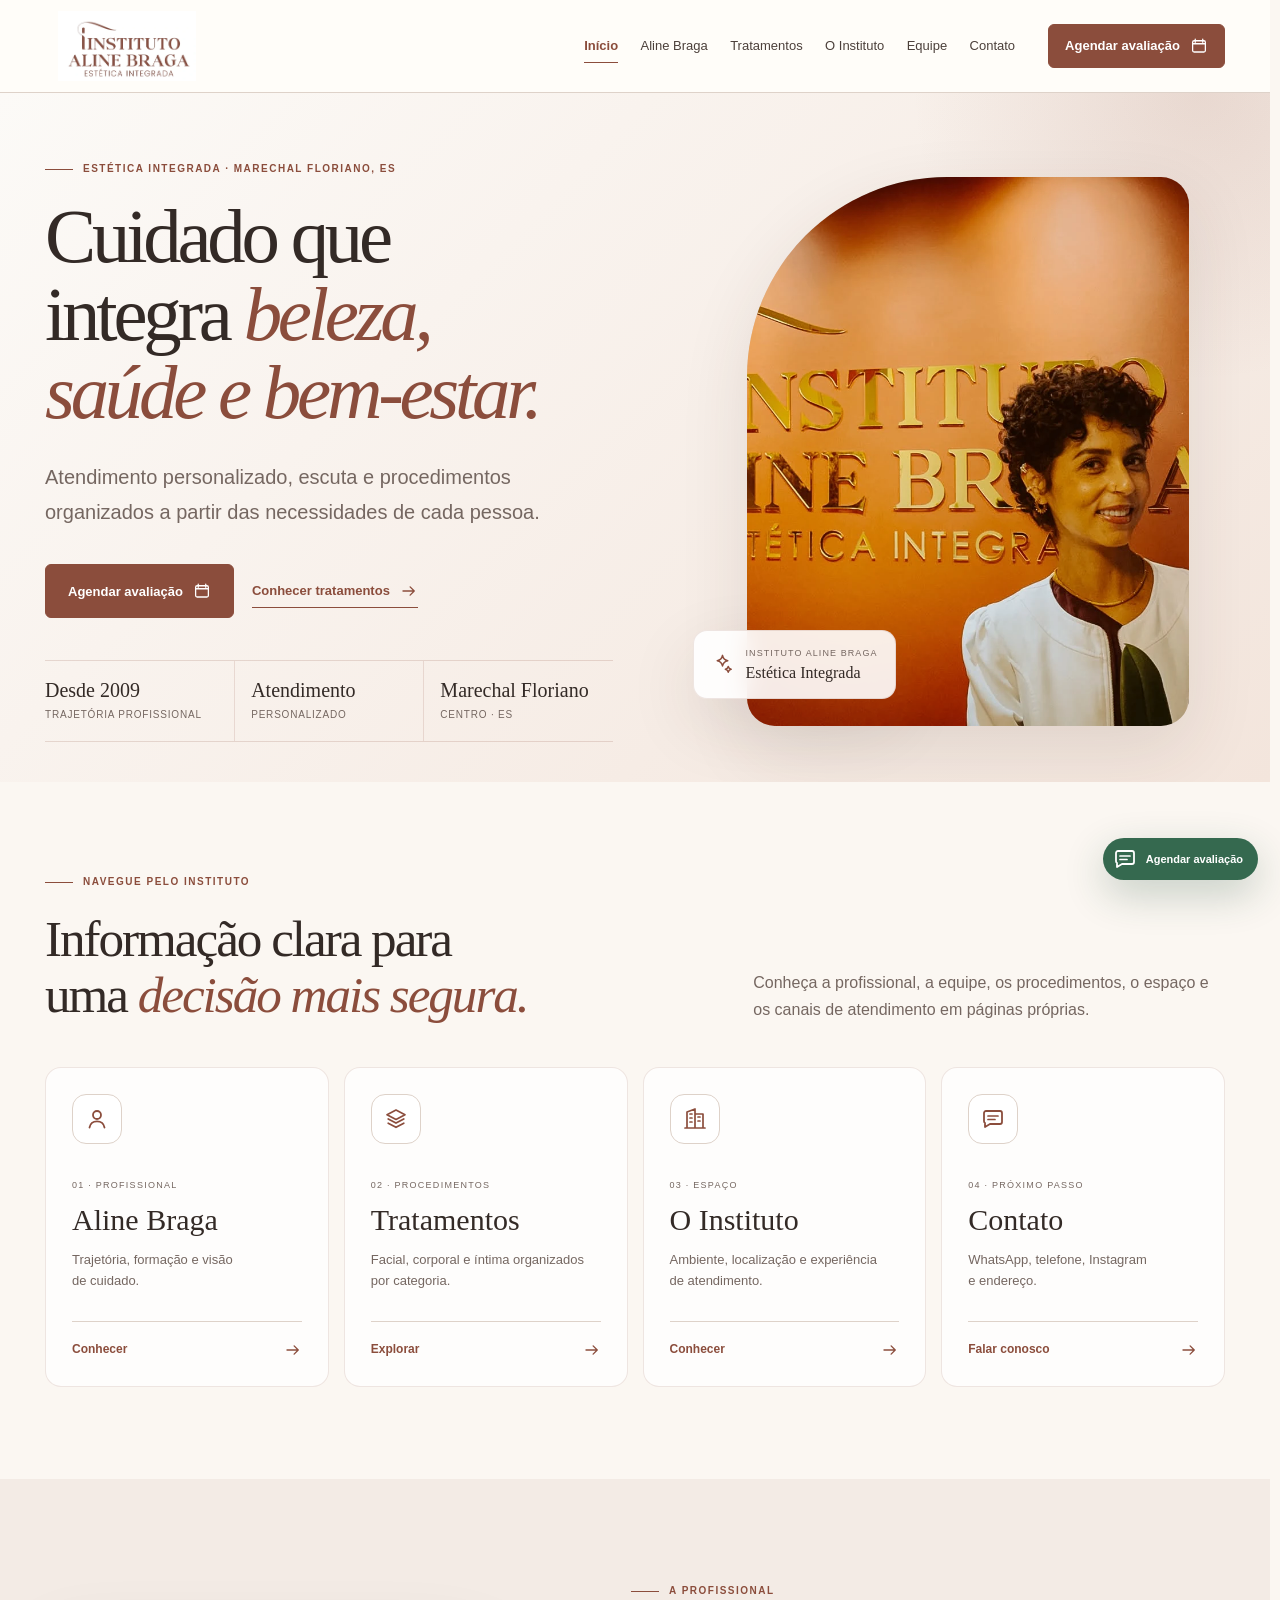
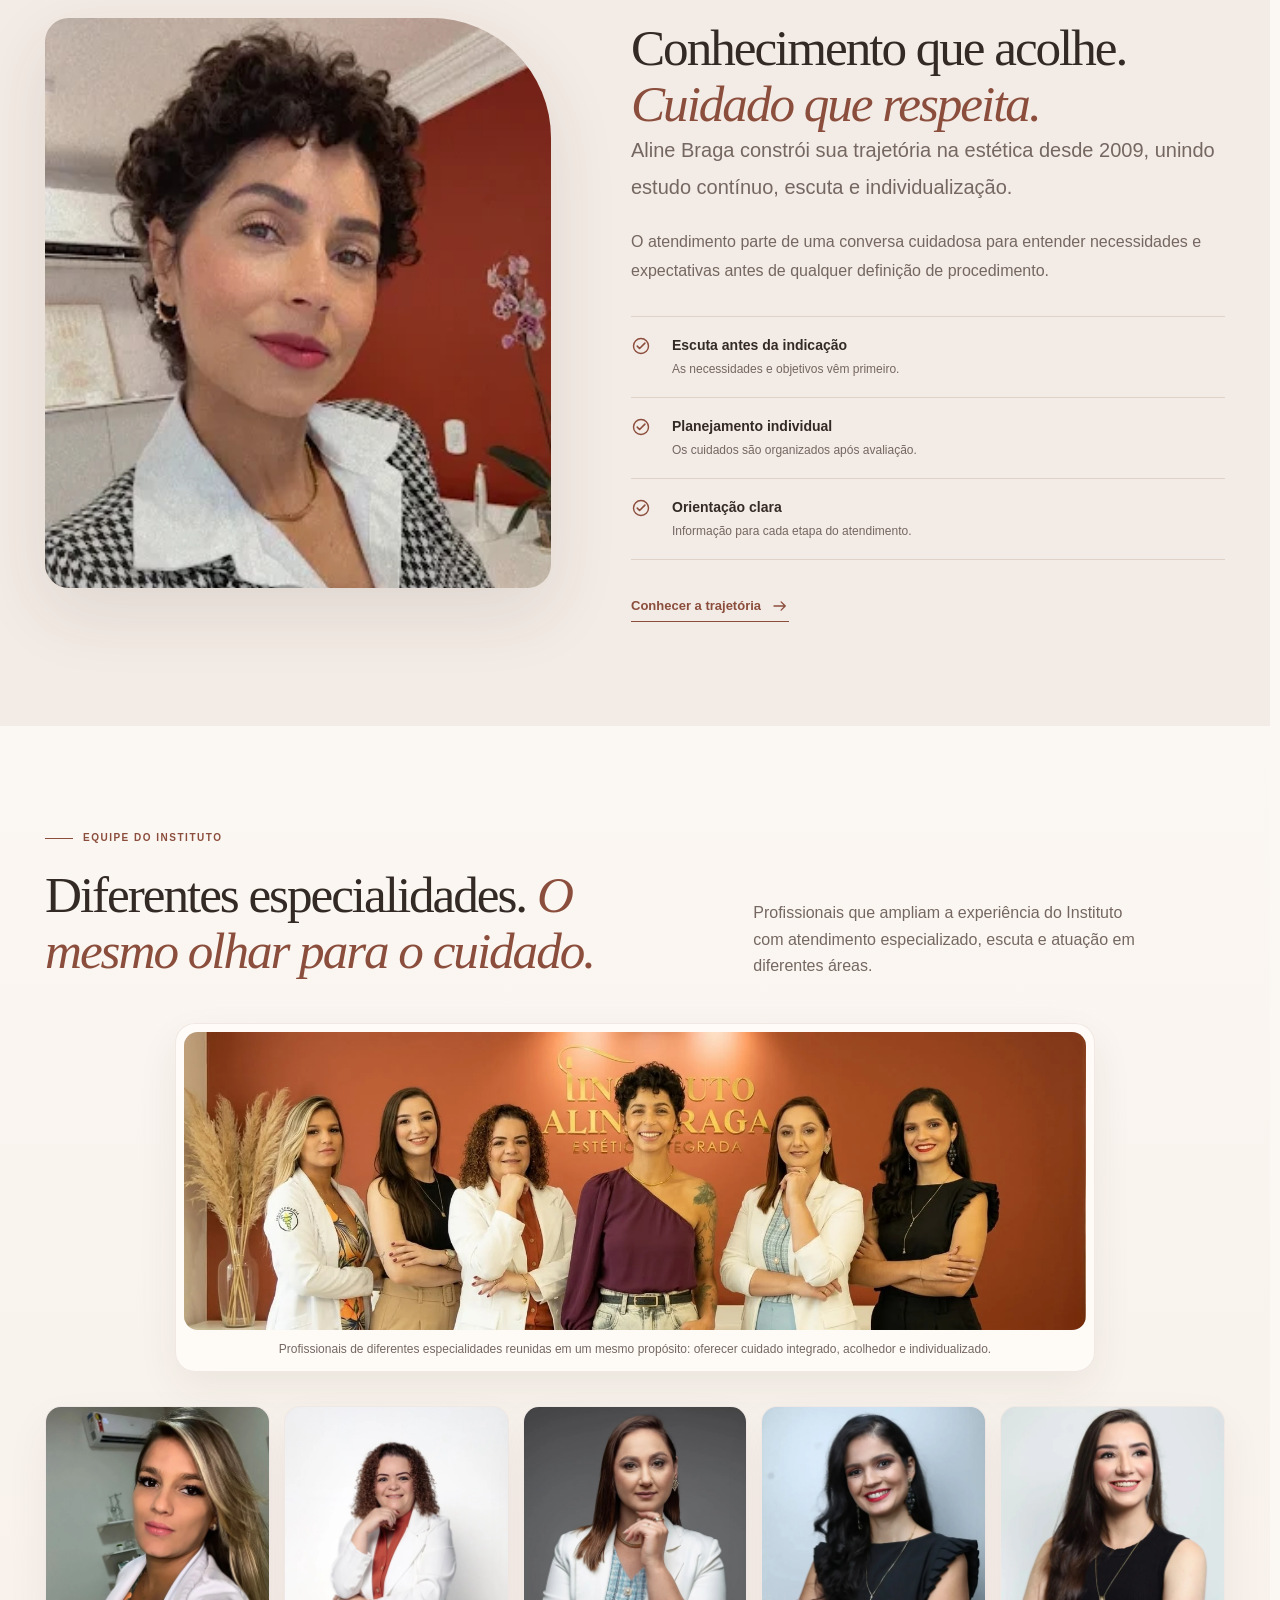
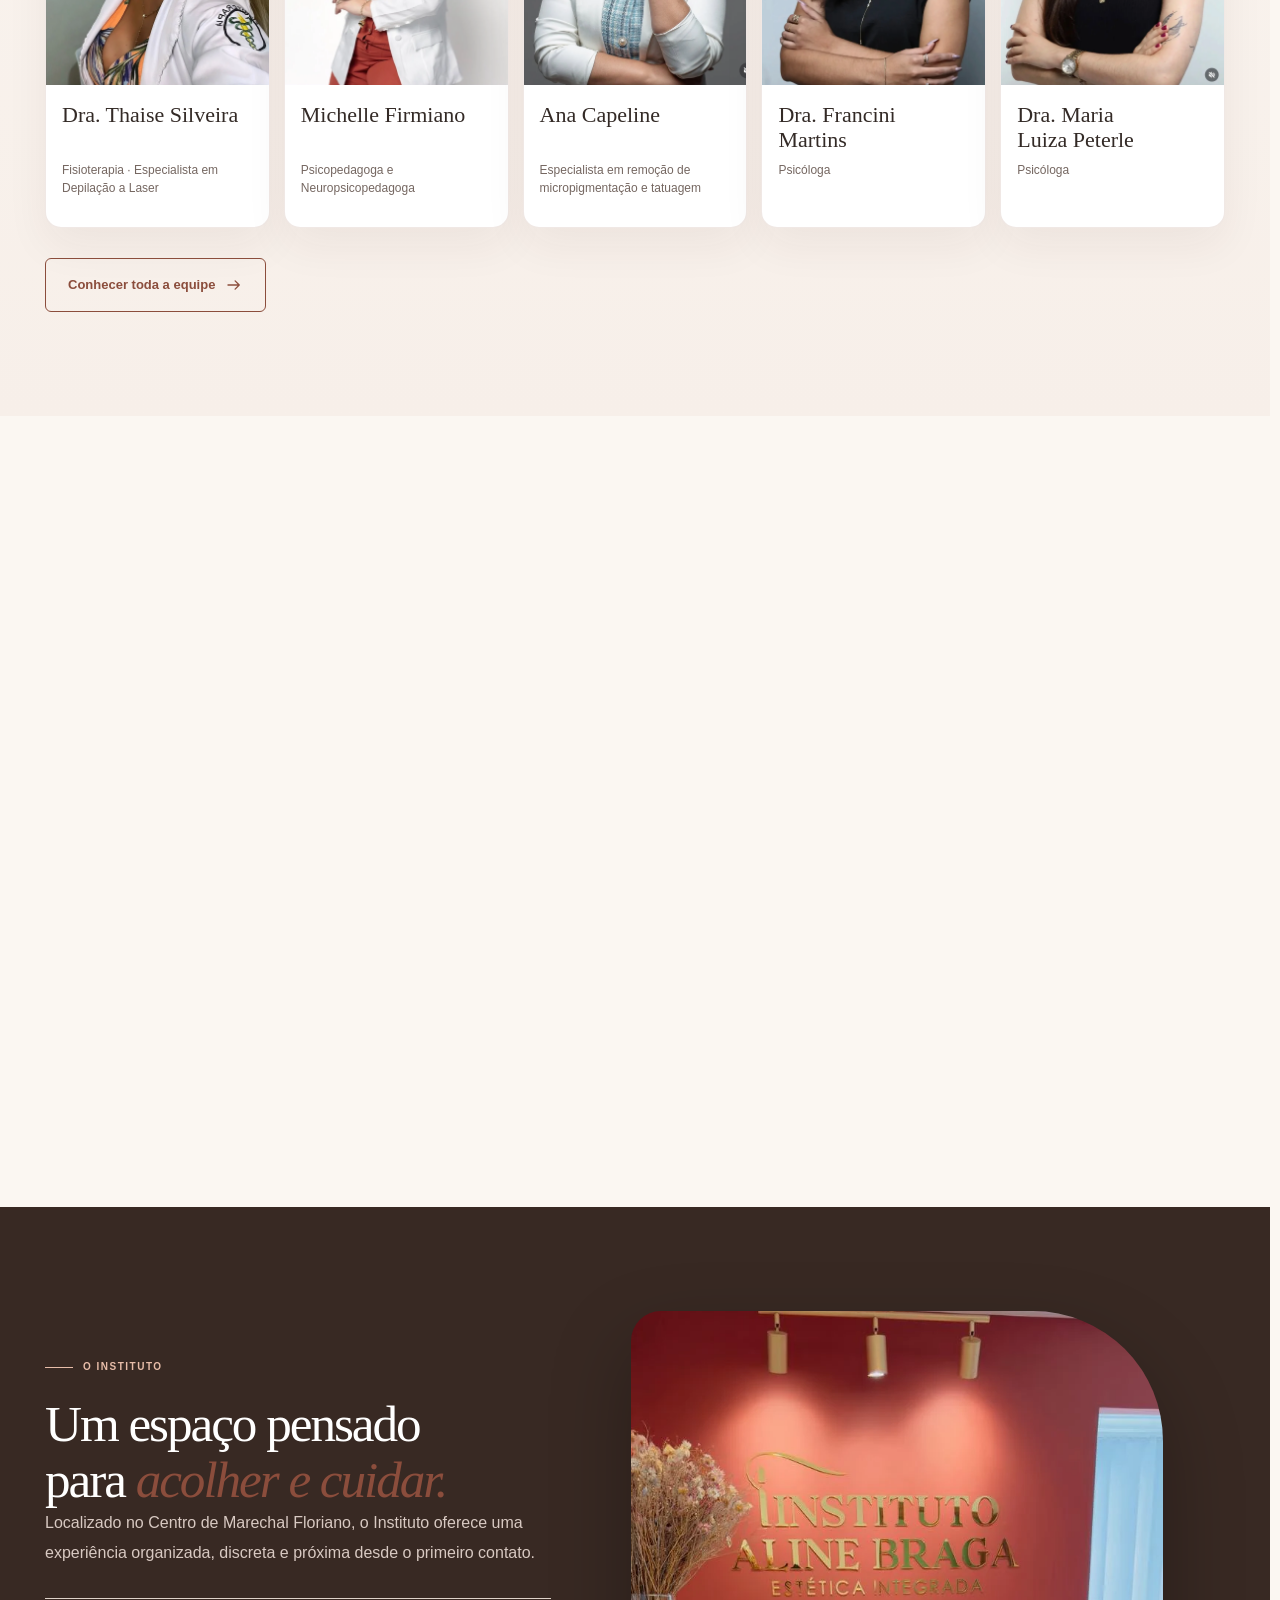
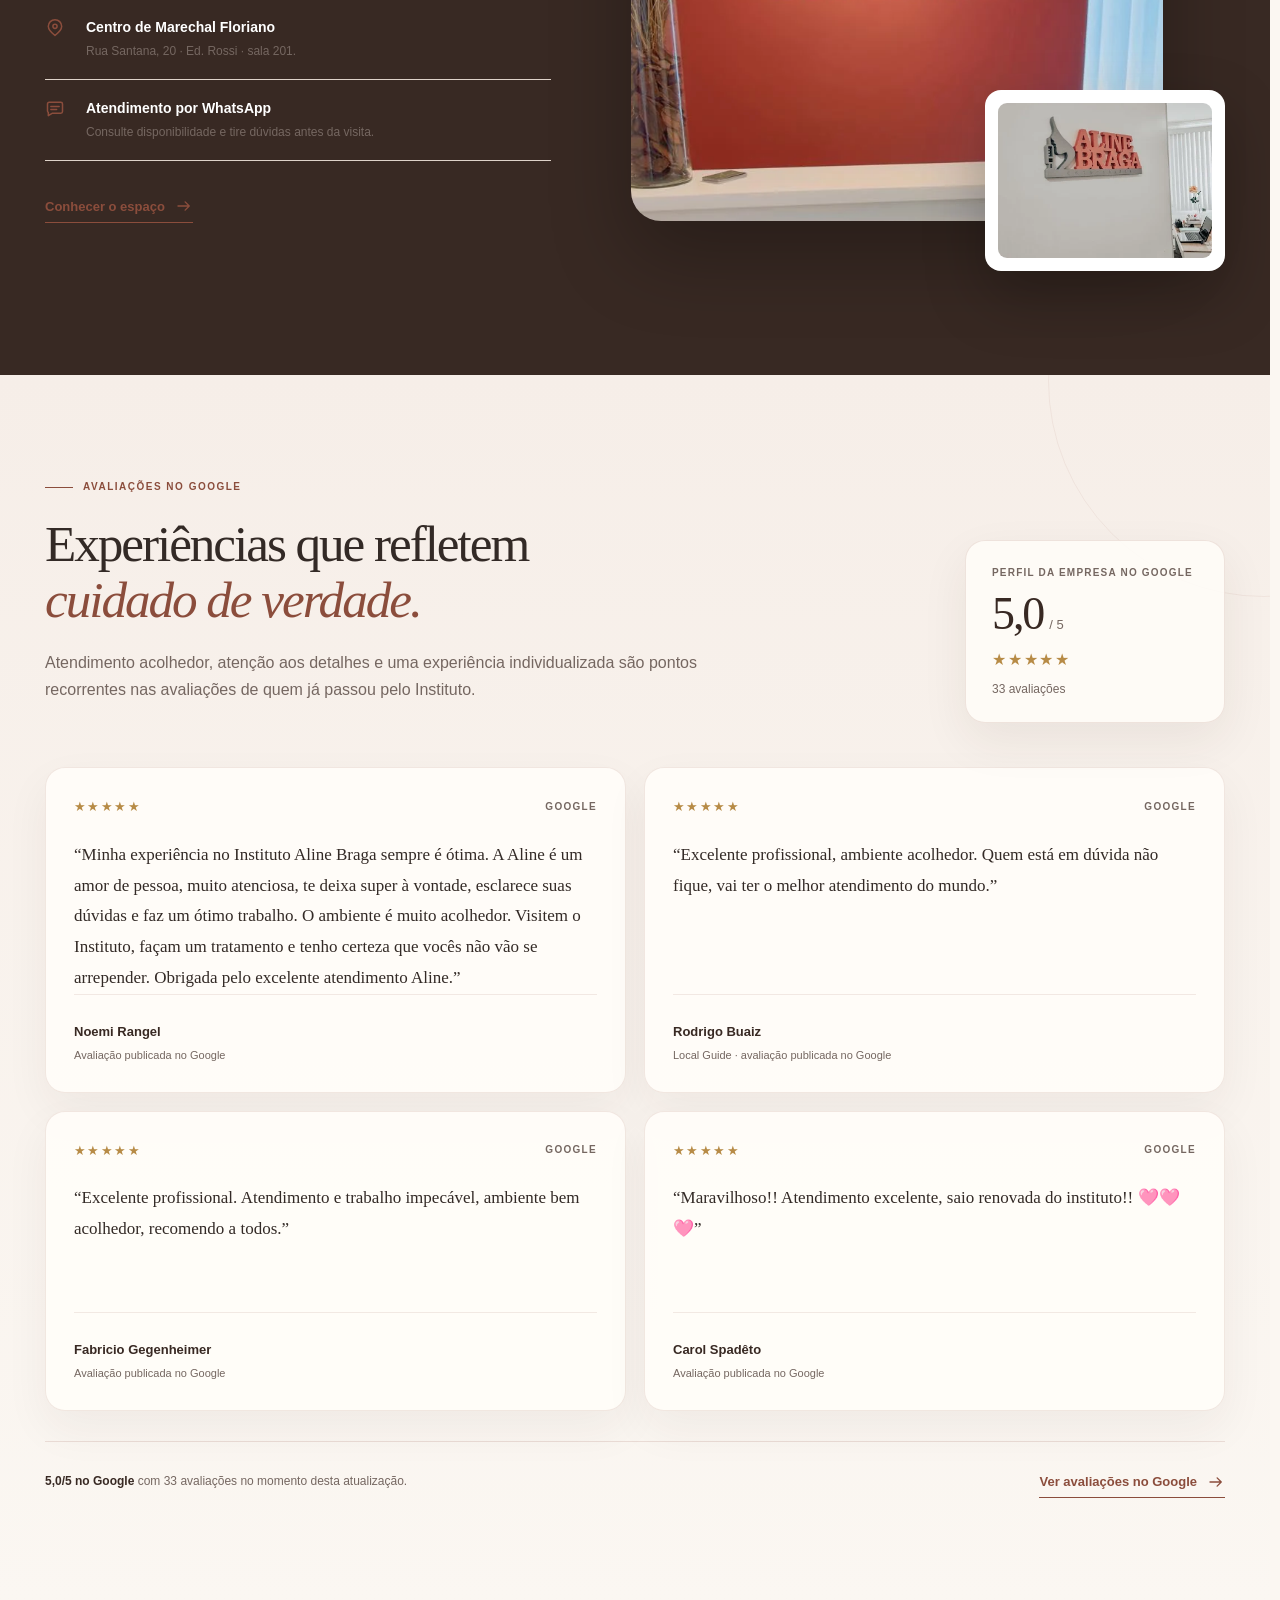
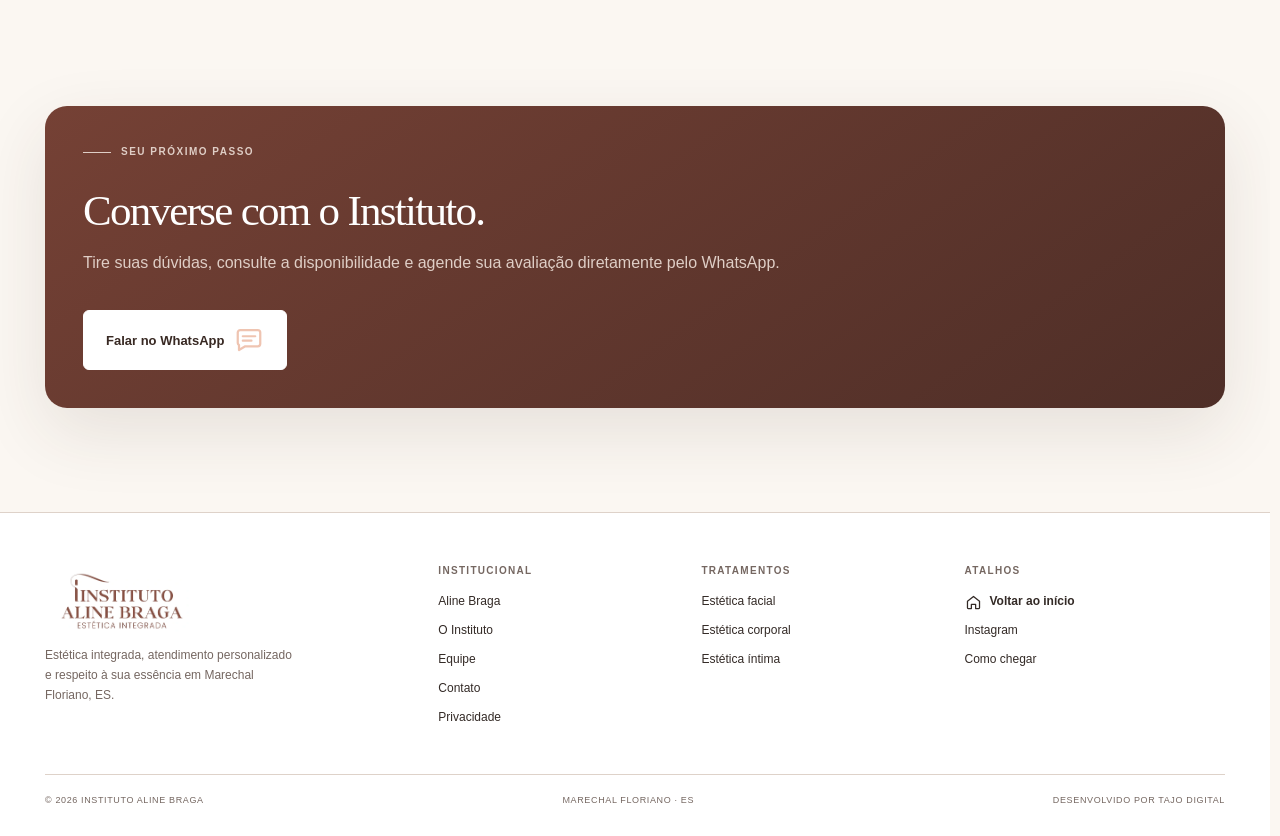
<file: index.html>
<!DOCTYPE html>

<html lang="pt-BR"><head><meta charset="utf-8"/><meta content="width=device-width,initial-scale=1,viewport-fit=cover" name="viewport"/><meta content="#8b4d3c" name="theme-color"/><meta content="light" name="color-scheme"/><title>Instituto Aline Braga | Estética Integrada em Marechal Floriano - ES</title><meta name="description" content="Instituto Aline Braga em Marechal Floriano, ES. Estética facial, corporal e íntima com atendimento individualizado, cuidado integrado e agendamento pelo WhatsApp."><meta name="robots" content="index,follow,max-image-preview:large,max-snippet:-1,max-video-preview:-1"><meta content="Instituto Aline Braga" name="author"/><link rel="canonical" href="https://institutoalinebraga.com.br/"><meta content="website" property="og:type"/><meta content="pt_BR" property="og:locale"/><meta content="Instituto Aline Braga" property="og:site_name"/><meta property="og:title" content="Instituto Aline Braga | Estética Integrada em Marechal Floriano - ES"><meta property="og:description" content="Instituto Aline Braga em Marechal Floriano, ES. Estética facial, corporal e íntima com atendimento individualizado, cuidado integrado e agendamento pelo WhatsApp."><meta property="og:url" content="https://institutoalinebraga.com.br/"><meta property="og:image" content="https://institutoalinebraga.com.br/assets/images/og-instituto-aline-braga.jpg"><meta property="og:image:alt" content="Instituto Aline Braga — Estética Integrada em Marechal Floriano, ES"><meta name="twitter:card" content="summary_large_image"><meta name="twitter:title" content="Instituto Aline Braga | Estética Integrada em Marechal Floriano - ES"><meta name="twitter:description" content="Instituto Aline Braga em Marechal Floriano, ES. Estética facial, corporal e íntima com atendimento individualizado, cuidado integrado e agendamento pelo WhatsApp."><meta name="twitter:image" content="https://institutoalinebraga.com.br/assets/images/og-instituto-aline-braga.jpg"><link href="/manifest.webmanifest" rel="manifest"/><link href="assets/css/styles.390c32910a.css" rel="stylesheet"/><script type="application/ld+json">{"@context":"https://schema.org","@graph":[{"@type":"HealthAndBeautyBusiness","@id":"https://institutoalinebraga.com.br/#instituto","name":"Instituto Aline Braga","url":"https://institutoalinebraga.com.br/","telephone":"+55 27 99580-0788","email":"alinebragaesteticista@hotmail.com","description":"Instituto de estética integrada em Marechal Floriano, Espírito Santo, com atendimento personalizado e cuidados faciais, corporais e íntimos.","image":["https://institutoalinebraga.com.br/assets/images/aline-no-instituto.webp","https://institutoalinebraga.com.br/assets/images/recepcao-instituto.webp","https://institutoalinebraga.com.br/assets/images/logo-ambiente.webp"],"logo":"https://institutoalinebraga.com.br/assets/images/logo-oficial.webp","address":{"@type":"PostalAddress","streetAddress":"Rua Santana, 20, 2º andar, sala 201 — Ed. Rossi","addressLocality":"Marechal Floriano","addressRegion":"ES","postalCode":"29255-000","addressCountry":"BR"},"areaServed":{"@type":"City","name":"Marechal Floriano","containedInPlace":{"@type":"State","name":"Espírito Santo"}},"hasMap":"https://www.google.com/maps/search/?api=1&query=Instituto+Aline+Braga&query_place_id=ChIJS7Pa33-zuQARab8naFT5Qa8","sameAs":["https://www.instagram.com/institutoalinebraga/","https://www.google.com/maps/search/?api=1&query=Instituto+Aline+Braga&query_place_id=ChIJS7Pa33-zuQARab8naFT5Qa8"],"founder":{"@id":"https://institutoalinebraga.com.br/#aline"},"hasOfferCatalog":{"@type":"OfferCatalog","name":"Procedimentos do Instituto Aline Braga","itemListElement":[{"@type":"OfferCatalog","name":"Estética facial","itemListElement":[{"@type":"Offer","itemOffered":{"@type":"Service","name":"Limpeza de pele"}},{"@type":"Offer","itemOffered":{"@type":"Service","name":"Acompanhamento contra acne adolescente e adulto"}},{"@type":"Offer","itemOffered":{"@type":"Service","name":"Peeling químico"}},{"@type":"Offer","itemOffered":{"@type":"Service","name":"Microagulhamento"}},{"@type":"Offer","itemOffered":{"@type":"Service","name":"Tratamento para flacidez"}},{"@type":"Offer","itemOffered":{"@type":"Service","name":"Estímulo de colágeno"}},{"@type":"Offer","itemOffered":{"@type":"Service","name":"Blefaroplastia sem corte"}},{"@type":"Offer","itemOffered":{"@type":"Service","name":"Lipo de papada sem corte"}},{"@type":"Offer","itemOffered":{"@type":"Service","name":"Peeling de plasma"}},{"@type":"Offer","itemOffered":{"@type":"Service","name":"Drenagem linfática facial"}},{"@type":"Offer","itemOffered":{"@type":"Service","name":"Hidratação facial"}},{"@type":"Offer","itemOffered":{"@type":"Service","name":"Tratamento para cicatriz de acne"}},{"@type":"Offer","itemOffered":{"@type":"Service","name":"Dermaplaning"}},{"@type":"Offer","itemOffered":{"@type":"Service","name":"Nutri Gloss Labial"}}]},{"@type":"OfferCatalog","name":"Estética corporal","itemListElement":[{"@type":"Offer","itemOffered":{"@type":"Service","name":"Tratamento para gordura localizada"}},{"@type":"Offer","itemOffered":{"@type":"Service","name":"Tratamento para flacidez"}},{"@type":"Offer","itemOffered":{"@type":"Service","name":"Drenagem linfática"}},{"@type":"Offer","itemOffered":{"@type":"Service","name":"Drenagem linfática pós-operatória"}},{"@type":"Offer","itemOffered":{"@type":"Service","name":"Massagem relaxante"}},{"@type":"Offer","itemOffered":{"@type":"Service","name":"Massagem para tensão muscular com aplicação de ventosas"}},{"@type":"Offer","itemOffered":{"@type":"Service","name":"Limpeza de pele nas costas"}},{"@type":"Offer","itemOffered":{"@type":"Service","name":"Clareamento das axilas"}},{"@type":"Offer","itemOffered":{"@type":"Service","name":"Tratamento para foliculite"}},{"@type":"Offer","itemOffered":{"@type":"Service","name":"Remoção de verrugas e ceratoses"}},{"@type":"Offer","itemOffered":{"@type":"Service","name":"Esfoliação e hidratação nas costas"}},{"@type":"Offer","itemOffered":{"@type":"Service","name":"Corrente Russa – tonificação muscular"}},{"@type":"Offer","itemOffered":{"@type":"Service","name":"Radiofrequência"}},{"@type":"Offer","itemOffered":{"@type":"Service","name":"Aplicação de laser em feridas, fissura mamilar, herpes labial, pós-cirurgia e acne"}}]},{"@type":"OfferCatalog","name":"Estética íntima","itemListElement":[{"@type":"Offer","itemOffered":{"@type":"Service","name":"Depilação a laser"}},{"@type":"Offer","itemOffered":{"@type":"Service","name":"Depilação a cera"}},{"@type":"Offer","itemOffered":{"@type":"Service","name":"Clareamento íntimo"}},{"@type":"Offer","itemOffered":{"@type":"Service","name":"Rejuvenescimento íntimo"}}]}]},"foundingDate":"2012-11-19","employee":[{"@type":"Person","name":"Dra. Thaise Silveira","jobTitle":"Fisioterapia — Especialista em Depilação a Laser","image":"https://institutoalinebraga.com.br/assets/images/thaise-silveira.webp"},{"@type":"Person","name":"Michelle Firmiano","jobTitle":"Psicopedagoga e Neuropsicopedagoga","image":"https://institutoalinebraga.com.br/assets/images/michelle-firmiano.webp"},{"@type":"Person","name":"Ana Capeline","jobTitle":"Especialista em remoção de micropigmentação e tatuagem","image":"https://institutoalinebraga.com.br/assets/images/ana-capeline.webp"},{"@type":"Person","name":"Dra. Francini Martins","jobTitle":"Psicóloga","image":"https://institutoalinebraga.com.br/assets/images/francine-martins.webp"},{"@type":"Person","name":"Dra. Maria Luiza Peterle","jobTitle":"Psicóloga","image":"https://institutoalinebraga.com.br/assets/images/maria-luiza-peterle.webp"}]},{"@type":"Person","@id":"https://institutoalinebraga.com.br/#aline","name":"Aline Braga Endlich","jobTitle":"Esteticista","worksFor":{"@id":"https://institutoalinebraga.com.br/#instituto"},"description":"Esteticista por formação, pós-graduada em Saúde da Mulher e em aprofundamento em Anatomia e Fisiologia Humana."},{"@type":"WebSite","@id":"https://institutoalinebraga.com.br/#website","name":"Instituto Aline Braga","url":"https://institutoalinebraga.com.br/","inLanguage":"pt-BR","publisher":{"@id":"https://institutoalinebraga.com.br/#instituto"},"alternateName":"Instituto Aline Braga — Estética Integrada"},{"@type":"WebPage","@id":"https://institutoalinebraga.com.br/#pagina","url":"https://institutoalinebraga.com.br/","name":"Instituto Aline Braga | Estética em Marechal Floriano, ES","description":"Instituto Aline Braga em Marechal Floriano, ES. Estética facial, corporal e íntima com atendimento personalizado, escuta e cuidado individualizado.","inLanguage":"pt-BR","isPartOf":{"@id":"https://institutoalinebraga.com.br/#website"},"about":{"@id":"https://institutoalinebraga.com.br/#instituto"}}]}</script><meta name="googlebot" content="index,follow,max-image-preview:large,max-snippet:-1"><meta name="application-name" content="Instituto Aline Braga"><meta property="og:image:secure_url" content="https://institutoalinebraga.com.br/assets/images/og-instituto-aline-braga.jpg"><meta property="og:image:type" content="image/jpeg"><meta property="og:image:width" content="1200"><meta property="og:image:height" content="630"><meta name="twitter:image:alt" content="Instituto Aline Braga — Estética Integrada em Marechal Floriano, ES"><link rel="icon" href="/favicon.ico" sizes="any">
<link rel="icon" type="image/png" sizes="48x48" href="/assets/images/favicon-google-v14-48.png">
<link rel="icon" type="image/png" sizes="32x32" href="/assets/images/favicon-google-v14-32.png">
<link rel="apple-touch-icon" sizes="180x180" href="/assets/images/apple-touch-icon-v14.png"><meta name="geo.region" content="BR-ES"><meta name="geo.placename" content="Marechal Floriano"></head><body><a class="skip-link" href="#conteudo">Ir para o conteúdo</a><div aria-hidden="true" id="scroll-progress"></div><header class="site-header"><div class="container header-inner"><a aria-label="Instituto Aline Braga — início" class="brand" href="/"><img alt="Instituto Aline Braga — Estética Integrada" height="104" src="assets/images/logo-oficial.webp" width="206"/></a><nav aria-label="Navegação principal" class="desktop-nav"><a aria-current="page" class="active" href="/">Início</a><a class="" href="/aline-braga/">Aline Braga</a><a class="" href="/tratamentos/">Tratamentos</a><a class="" href="/instituto/">O Instituto</a><a href="/equipe/">Equipe</a><a class="" href="/contato/">Contato</a></nav><a class="button button-small header-cta" href="https://wa.me/5527995800788?text=Ol%C3%A1%2C%20Aline%21%20Vim%20pelo%20site%20do%20Instituto%20e%20gostaria%20de%20agendar%20uma%20avalia%C3%A7%C3%A3o." rel="noopener noreferrer" target="_blank">Agendar avaliação<span aria-hidden="true" class="icon icon-calendar"></span></a><button aria-controls="mobile-menu" aria-expanded="false" aria-label="Abrir menu" class="menu-toggle" type="button"><span></span><span></span></button></div><nav aria-label="Navegação mobile" class="mobile-nav" id="mobile-menu"><a aria-current="page" href="/">Início<span aria-hidden="true" class="icon icon-arrow-right"></span></a><a href="/aline-braga/">Aline Braga<span aria-hidden="true" class="icon icon-arrow-right"></span></a><a href="/tratamentos/">Tratamentos<span aria-hidden="true" class="icon icon-arrow-right"></span></a><a href="/instituto/">O Instituto<span aria-hidden="true" class="icon icon-arrow-right"></span></a><a href="/equipe/">Equipe<span aria-hidden="true" class="icon icon-arrow-right"></span></a><a href="/contato/">Contato<span aria-hidden="true" class="icon icon-arrow-right"></span></a><a class="button" href="https://wa.me/5527995800788?text=Ol%C3%A1%2C%20Aline%21%20Vim%20pelo%20site%20do%20Instituto%20e%20gostaria%20de%20agendar%20uma%20avalia%C3%A7%C3%A3o." rel="noopener noreferrer" target="_blank">Agendar avaliação<span aria-hidden="true" class="icon icon-calendar"></span></a></nav></header><main id="conteudo"><section class="hero"><div class="container hero-grid"><div class="hero-copy reveal"><p class="eyebrow">Estética integrada · Marechal Floriano, ES</p><h1>Cuidado que integra <em>beleza, saúde e bem-estar.</em></h1><p class="lead">Atendimento personalizado, escuta e procedimentos organizados a partir das necessidades de cada pessoa.</p><div class="hero-actions"><a class="button" href="https://wa.me/5527995800788?text=Ol%C3%A1%2C%20Aline%21%20Conheci%20o%20Instituto%20pelo%20site%20e%20gostaria%20de%20agendar%20uma%20avalia%C3%A7%C3%A3o." rel="noopener noreferrer" target="_blank">Agendar avaliação<span aria-hidden="true" class="icon icon-calendar"></span></a><a class="text-link" href="/tratamentos/">Conhecer tratamentos<span aria-hidden="true" class="icon icon-arrow-right"></span></a></div><div class="hero-trust"><div><strong>Desde 2009</strong><span>trajetória profissional</span></div><div><strong>Atendimento</strong><span>personalizado</span></div><div><strong>Marechal Floriano</strong><span>Centro · ES</span></div></div></div><div class="hero-visual reveal"><figure class="hero-photo"><img alt="Aline Braga no Instituto Aline Braga" fetchpriority="high" height="960" src="assets/images/aline-no-instituto.webp" width="1280"/></figure><div class="hero-card"><span aria-hidden="true" class="icon icon-sparkle"></span><div><small>Instituto Aline Braga</small><strong>Estética Integrada</strong></div></div></div></div></section><section class="portal-section"><div class="container"><div class="section-heading reveal"><div><p class="eyebrow">Navegue pelo Instituto</p><h2>Informação clara para uma <em>decisão mais segura.</em></h2></div><p>Conheça a profissional, a equipe, os procedimentos, o espaço e os canais de atendimento em páginas próprias.</p></div><div class="portal-grid"><a class="portal-card reveal" href="/aline-braga/"><span class="portal-icon"><span aria-hidden="true" class="icon icon-person"></span></span><small>01 · Profissional</small><h3>Aline Braga</h3><p>Trajetória, formação e visão de cuidado.</p><span class="card-action">Conhecer<span aria-hidden="true" class="icon icon-arrow-right"></span></span></a><a class="portal-card reveal" href="/tratamentos/"><span class="portal-icon"><span aria-hidden="true" class="icon icon-layers"></span></span><small>02 · Procedimentos</small><h3>Tratamentos</h3><p>Facial, corporal e íntima organizados por categoria.</p><span class="card-action">Explorar<span aria-hidden="true" class="icon icon-arrow-right"></span></span></a><a class="portal-card reveal" href="/instituto/"><span class="portal-icon"><span aria-hidden="true" class="icon icon-building"></span></span><small>03 · Espaço</small><h3>O Instituto</h3><p>Ambiente, localização e experiência de atendimento.</p><span class="card-action">Conhecer<span aria-hidden="true" class="icon icon-arrow-right"></span></span></a><a class="portal-card reveal" href="/contato/"><span class="portal-icon"><span aria-hidden="true" class="icon icon-message"></span></span><small>04 · Próximo passo</small><h3>Contato</h3><p>WhatsApp, telefone, Instagram e endereço.</p><span class="card-action">Falar conosco<span aria-hidden="true" class="icon icon-arrow-right"></span></span></a></div></div></section><section class="section section-soft"><div class="container split"><figure class="image-frame aline reveal"><img alt="Retrato de Aline Braga" height="510" loading="lazy" src="assets/images/aline-retrato.webp" width="287"/></figure><div class="copy reveal"><p class="eyebrow">A profissional</p><h2>Conhecimento que acolhe. <em>Cuidado que respeita.</em></h2><p class="lead">Aline Braga constrói sua trajetória na estética desde 2009, unindo estudo contínuo, escuta e individualização.</p><p>O atendimento parte de uma conversa cuidadosa para entender necessidades e expectativas antes de qualquer definição de procedimento.</p><ul class="feature-list"><li><span aria-hidden="true" class="icon icon-check"></span><div><strong>Escuta antes da indicação</strong><span>As necessidades e objetivos vêm primeiro.</span></div></li><li><span aria-hidden="true" class="icon icon-check"></span><div><strong>Planejamento individual</strong><span>Os cuidados são organizados após avaliação.</span></div></li><li><span aria-hidden="true" class="icon icon-check"></span><div><strong>Orientação clara</strong><span>Informação para cada etapa do atendimento.</span></div></li></ul><a class="text-link" href="/aline-braga/">Conhecer a trajetória<span aria-hidden="true" class="icon icon-arrow-right"></span></a></div></div></section><section aria-labelledby="equipe-home-title" class="section team-preview-section">
<div class="container">
<div class="section-heading reveal">
<div><p class="eyebrow">Equipe do Instituto</p><h2 id="equipe-home-title">Diferentes especialidades. <em>O mesmo olhar para o cuidado.</em></h2></div>
<p>Profissionais que ampliam a experiência do Instituto com atendimento especializado, escuta e atuação em diferentes áreas.</p>
</div>
<figure class="team-home-hero reveal"><img alt="Equipe completa do Instituto Aline Braga reunida no Instituto" height="528" loading="lazy" src="assets/images/equipe-completa-v11.webp" width="1600"/><figcaption>Profissionais de diferentes especialidades reunidas em um mesmo propósito: oferecer cuidado integrado, acolhedor e individualizado.</figcaption></figure><div class="team-preview-grid"><article class="team-mini-card reveal"><figure><img alt="Dra. Thaise Silveira, Fisioterapia · Especialista em Depilação a Laser" height="1125" loading="lazy" src="assets/images/thaise-silveira.webp" width="900"/></figure><div class="team-mini-copy"><h3>Dra. Thaise Silveira</h3><p>Fisioterapia · Especialista em Depilação a Laser</p></div></article><article class="team-mini-card reveal"><figure><img alt="Michelle Firmiano, Psicopedagoga e Neuropsicopedagoga" height="1125" loading="lazy" src="assets/images/michelle-firmiano.webp" width="900"/></figure><div class="team-mini-copy"><h3>Michelle Firmiano</h3><p>Psicopedagoga e Neuropsicopedagoga</p></div></article><article class="team-mini-card reveal"><figure><img alt="Ana Capeline, Especialista em remoção de micropigmentação e tatuagem" height="1125" loading="lazy" src="assets/images/ana-capeline.webp" width="900"/></figure><div class="team-mini-copy"><h3>Ana Capeline</h3><p>Especialista em remoção de micropigmentação e tatuagem</p></div></article><article class="team-mini-card reveal"><figure><img alt="Dra. Francini Martins, Psicóloga" height="1125" loading="lazy" src="assets/images/francine-martins.webp" width="900"/></figure><div class="team-mini-copy"><h3>Dra. Francini Martins</h3><p>Psicóloga</p></div></article><article class="team-mini-card reveal"><figure><img alt="Dra. Maria Luiza Peterle, Psicóloga" height="1125" loading="lazy" src="assets/images/maria-luiza-peterle.webp" width="900"/></figure><div class="team-mini-copy"><h3>Dra. Maria Luiza Peterle</h3><p>Psicóloga</p></div></article></div>
<div class="section-action reveal"><a class="button button-outline" href="/equipe/">Conhecer toda a equipe<span aria-hidden="true" class="icon icon-arrow-right"></span></a></div>
</div>
</section><section class="section"><div class="container"><div class="section-heading reveal"><div><p class="eyebrow">Procedimentos</p><h2>Três áreas de cuidado. <em>Uma experiência integrada.</em></h2></div><p>Os procedimentos abaixo foram informados pelo Instituto. Indicação, contraindicações, frequência e resultados dependem de avaliação individual.</p></div><div class="treatment-preview-grid"><article class="treatment-preview reveal"><span class="number">01</span><span class="count">14 procedimentos</span><h3>Estética facial</h3><p>Cuidados voltados à pele e região facial, de limpeza de pele a protocolos de estímulo de colágeno.</p><a class="text-link" href="/tratamentos/estetica-facial/">Ver procedimentos<span aria-hidden="true" class="icon icon-arrow-right"></span></a></article><article class="treatment-preview reveal"><span class="number">02</span><span class="count">14 procedimentos</span><h3>Estética corporal</h3><p>Protocolos corporais, massagens, drenagens e recursos tecnológicos informados pelo Instituto.</p><a class="text-link" href="/tratamentos/estetica-corporal/">Ver procedimentos<span aria-hidden="true" class="icon icon-arrow-right"></span></a></article><article class="treatment-preview reveal"><span class="number">03</span><span class="count">4 procedimentos</span><h3>Estética íntima</h3><p>Atendimento discreto, individualizado e orientado para conforto e privacidade.</p><a class="text-link" href="/tratamentos/estetica-intima/">Ver procedimentos<span aria-hidden="true" class="icon icon-arrow-right"></span></a></article></div></div></section><section class="section institute-preview"><div class="container split"><div class="copy reveal"><p class="eyebrow">O Instituto</p><h2>Um espaço pensado para <em>acolher e cuidar.</em></h2><p>Localizado no Centro de Marechal Floriano, o Instituto oferece uma experiência organizada, discreta e próxima desde o primeiro contato.</p><ul class="feature-list"><li><span aria-hidden="true" class="icon icon-pin"></span><div><strong>Centro de Marechal Floriano</strong><span>Rua Santana, 20 · Ed. Rossi · sala 201.</span></div></li><li><span aria-hidden="true" class="icon icon-message"></span><div><strong>Atendimento por WhatsApp</strong><span>Consulte disponibilidade e tire dúvidas antes da visita.</span></div></li></ul><a class="text-link" href="/instituto/">Conhecer o espaço<span aria-hidden="true" class="icon icon-arrow-right"></span></a></div><div class="reception-stack reveal"><figure class="reception-main"><img alt="Recepção do Instituto Aline Braga" height="701" loading="lazy" src="assets/images/recepcao-instituto.webp" width="720"/></figure><figure class="reception-small"><img alt="Identidade visual do Instituto Aline Braga no ambiente" height="510" loading="lazy" src="assets/images/logo-ambiente.webp" width="382"/></figure></div></div></section><section class="section reviews-section" aria-labelledby="avaliacoes-google"><div class="container"><div class="reviews-header reveal"><div class="reviews-heading"><p class="eyebrow">Avaliações no Google</p><h2 id="avaliacoes-google">Experiências que refletem <em>cuidado de verdade.</em></h2><p>Atendimento acolhedor, atenção aos detalhes e uma experiência individualizada são pontos recorrentes nas avaliações de quem já passou pelo Instituto.</p></div><aside class="google-rating-card" aria-label="Avaliação do Instituto Aline Braga no Google"><span class="google-rating-label">Perfil da Empresa no Google</span><div class="google-rating-score"><strong>5,0</strong><span>/ 5</span></div><div class="google-stars" aria-label="5 de 5 estrelas">★★★★★</div><span class="google-rating-count">33 avaliações</span></aside></div><div class="review-grid"><article class="review-card reveal"><div class="review-card-top"><span class="review-stars" aria-hidden="true">★★★★★</span><span class="review-source">Google</span></div><blockquote>“Minha experiência no Instituto Aline Braga sempre é ótima. A Aline é um amor de pessoa, muito atenciosa, te deixa super à vontade, esclarece suas dúvidas e faz um ótimo trabalho. O ambiente é muito acolhedor. Visitem o Instituto, façam um tratamento e tenho certeza que vocês não vão se arrepender. Obrigada pelo excelente atendimento Aline.”</blockquote><footer><strong>Noemi Rangel</strong><span>Avaliação publicada no Google</span></footer></article><article class="review-card reveal"><div class="review-card-top"><span class="review-stars" aria-hidden="true">★★★★★</span><span class="review-source">Google</span></div><blockquote>“Excelente profissional, ambiente acolhedor. Quem está em dúvida não fique, vai ter o melhor atendimento do mundo.”</blockquote><footer><strong>Rodrigo Buaiz</strong><span>Local Guide · avaliação publicada no Google</span></footer></article><article class="review-card reveal"><div class="review-card-top"><span class="review-stars" aria-hidden="true">★★★★★</span><span class="review-source">Google</span></div><blockquote>“Excelente profissional. Atendimento e trabalho impecável, ambiente bem acolhedor, recomendo a todos.”</blockquote><footer><strong>Fabricio Gegenheimer</strong><span>Avaliação publicada no Google</span></footer></article><article class="review-card reveal"><div class="review-card-top"><span class="review-stars" aria-hidden="true">★★★★★</span><span class="review-source">Google</span></div><blockquote>“Maravilhoso!! Atendimento excelente, saio renovada do instituto!! 🩷🩷🩷”</blockquote><footer><strong>Carol Spadêto</strong><span>Avaliação publicada no Google</span></footer></article></div><div class="reviews-footer reveal"><p><strong>5,0/5 no Google</strong> com 33 avaliações no momento desta atualização.</p><a class="text-link" href="https://www.google.com/maps/search/?api=1&amp;query=Instituto+Aline+Braga&amp;query_place_id=ChIJS7Pa33-zuQARab8naFT5Qa8" rel="noopener noreferrer" target="_blank">Ver avaliações no Google<span aria-hidden="true" class="icon icon-arrow-right"></span></a></div></div></section><section class="section"><div class="container"><div class="location-card reveal"><p class="eyebrow">Seu próximo passo</p><h2>Converse com o Instituto.</h2><p>Tire suas dúvidas, consulte a disponibilidade e agende sua avaliação diretamente pelo WhatsApp.</p><a class="button button-light" href="https://wa.me/5527995800788?text=Ol%C3%A1%2C%20Aline%21%20Vim%20pelo%20site%20do%20Instituto%20e%20gostaria%20de%20consultar%20a%20disponibilidade%20para%20uma%20avalia%C3%A7%C3%A3o." rel="noopener noreferrer" target="_blank">Falar no WhatsApp<span aria-hidden="true" class="icon icon-message"></span></a></div></div></section></main><footer class="site-footer"><div class="container footer-main"><div class="footer-brand"><a class="brand" href="/"><img alt="Instituto Aline Braga — Estética Integrada" height="104" src="assets/images/logo-oficial.webp" width="206"/></a><p>Estética integrada, atendimento personalizado e respeito à sua essência em Marechal Floriano, ES.</p></div><div class="footer-col"><h3>Institucional</h3><a href="/aline-braga/">Aline Braga</a><a href="/instituto/">O Instituto</a><a href="/equipe/">Equipe</a><a href="/contato/">Contato</a><a href="/privacidade/">Privacidade</a></div><div class="footer-col"><h3>Tratamentos</h3><a href="/tratamentos/estetica-facial/">Estética facial</a><a href="/tratamentos/estetica-corporal/">Estética corporal</a><a href="/tratamentos/estetica-intima/">Estética íntima</a></div><div class="footer-col"><h3>Atalhos</h3><a class="back-home" href="/"><span aria-hidden="true" class="icon icon-home"></span>Voltar ao início</a><a href="https://www.instagram.com/institutoalinebraga/" rel="noopener noreferrer" target="_blank">Instagram</a><a href="https://www.google.com/maps/search/?api=1&amp;query=Ed.+Rossi+Rua+Santana+20+Marechal+Floriano+ES" rel="noopener noreferrer" target="_blank">Como chegar</a></div></div><div class="container footer-bottom"><span>© <span id="year">2026</span> Instituto Aline Braga</span><span>Marechal Floriano · ES</span><span>Desenvolvido por <a href="https://tajodigital.com.br" rel="noopener noreferrer" target="_blank">TAJO Digital</a></span></div></footer><a aria-label="Falar com o Instituto Aline Braga pelo WhatsApp" class="whatsapp-float" href="https://wa.me/5527995800788?text=Ol%C3%A1%2C%20Aline%21%20Vim%20pelo%20site%20e%20gostaria%20de%20informa%C3%A7%C3%B5es%20sobre%20uma%20avalia%C3%A7%C3%A3o." rel="noopener noreferrer" target="_blank"><span aria-hidden="true" class="icon icon-message"></span><span>Agendar avaliação</span></a><button aria-label="Voltar ao topo" id="back-to-top" type="button"><span aria-hidden="true" class="icon icon-arrow-up"></span></button><script defer="" src="assets/js/script.cb47f47dc2.js"></script></body></html>
</file>
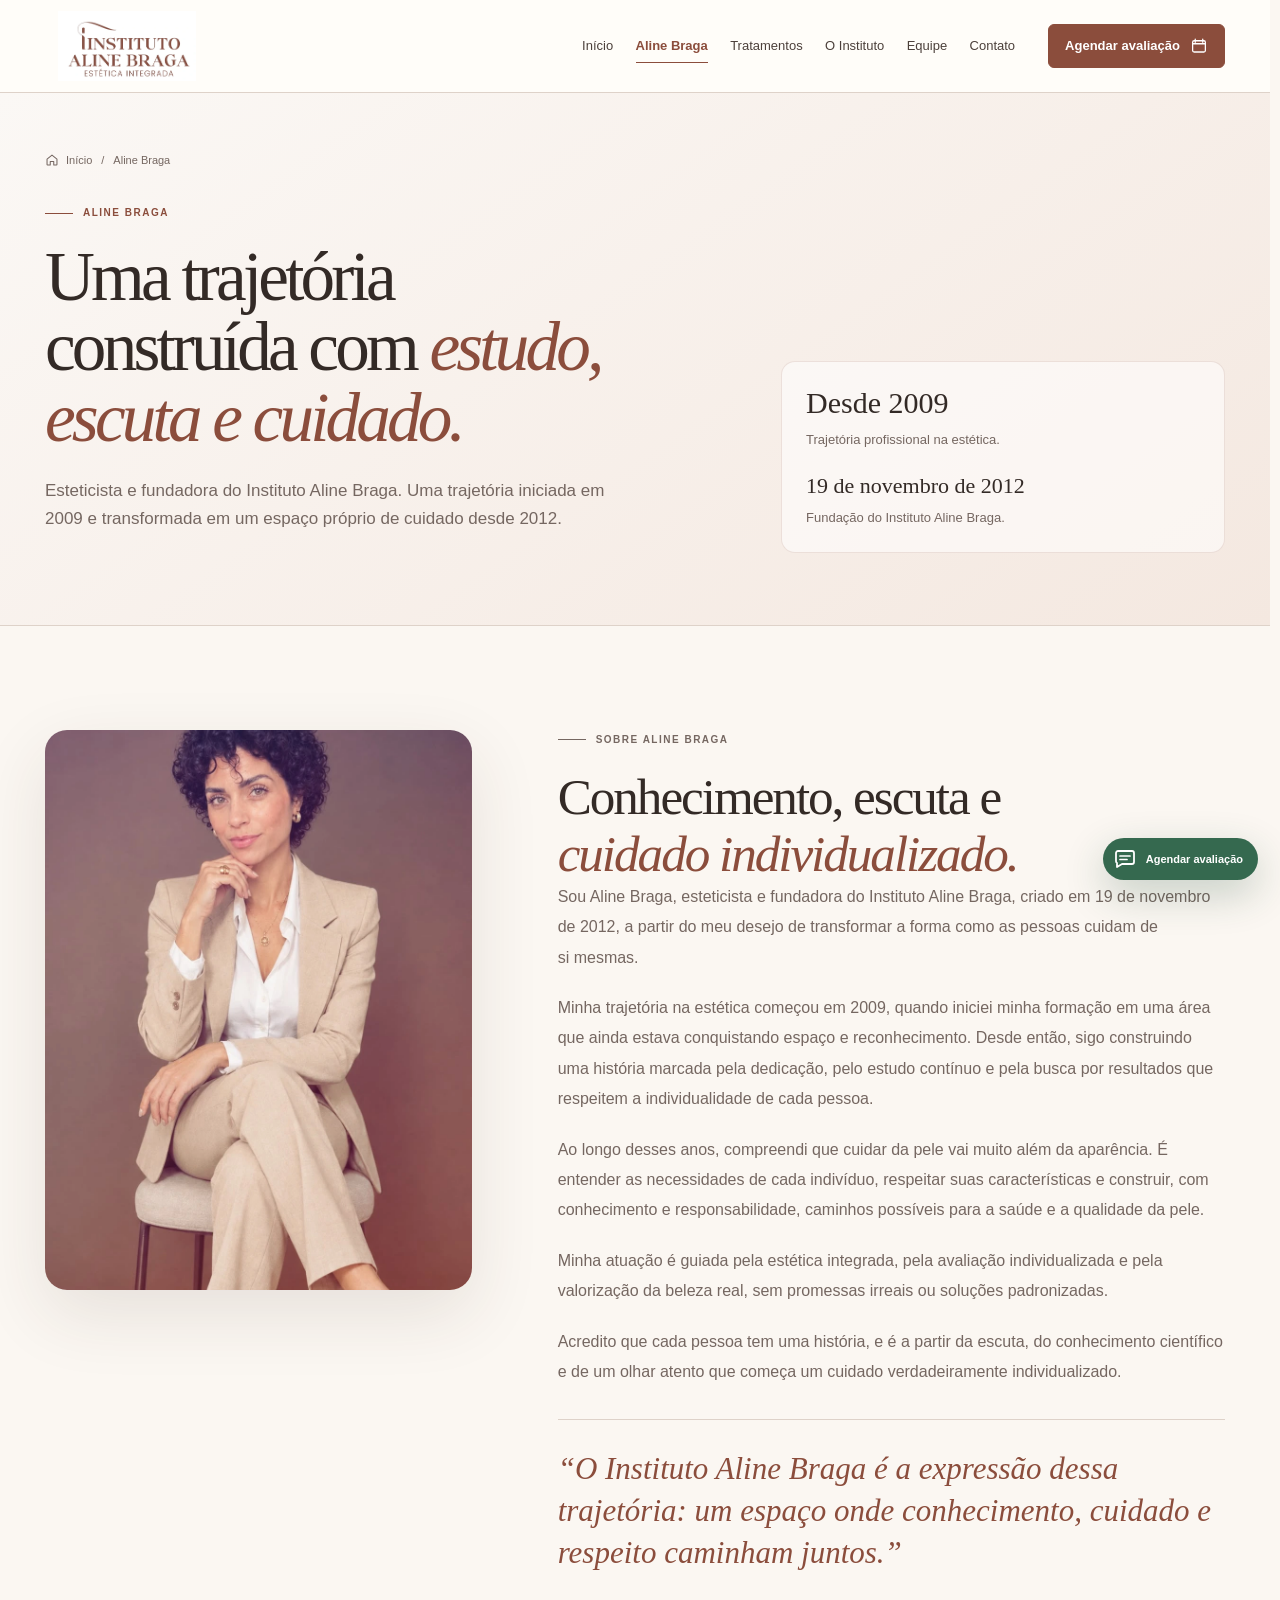
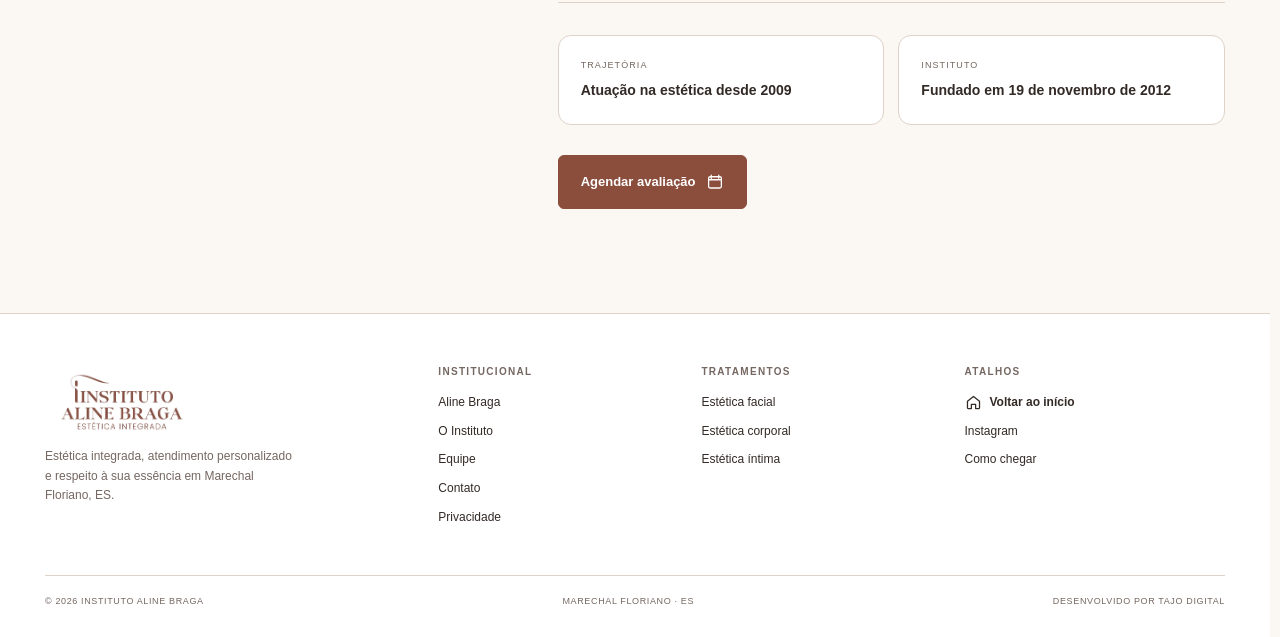
<file: aline-braga/index.html>
<!DOCTYPE html>

<html lang="pt-BR"><head><meta charset="utf-8"/><meta content="width=device-width,initial-scale=1,viewport-fit=cover" name="viewport"/><meta content="#8b4d3c" name="theme-color"/><meta content="light" name="color-scheme"/><title>Aline Braga | Fundadora do Instituto Aline Braga</title><meta name="description" content="Conheça Aline Braga, esteticista e fundadora do Instituto Aline Braga em Marechal Floriano, ES. Trajetória na estética desde 2009 e cuidado individualizado."><meta name="robots" content="index,follow,max-image-preview:large,max-snippet:-1,max-video-preview:-1"><meta content="Instituto Aline Braga" name="author"/><link rel="canonical" href="https://institutoalinebraga.com.br/aline-braga/"><meta content="website" property="og:type"/><meta content="pt_BR" property="og:locale"/><meta content="Instituto Aline Braga" property="og:site_name"/><meta property="og:title" content="Aline Braga | Fundadora do Instituto Aline Braga"><meta property="og:description" content="Conheça Aline Braga, esteticista e fundadora do Instituto Aline Braga em Marechal Floriano, ES. Trajetória na estética desde 2009 e cuidado individualizado."><meta property="og:url" content="https://institutoalinebraga.com.br/aline-braga/"><meta property="og:image" content="https://institutoalinebraga.com.br/assets/images/og-instituto-aline-braga.jpg"><meta property="og:image:alt" content="Instituto Aline Braga — Estética Integrada em Marechal Floriano, ES"><meta name="twitter:card" content="summary_large_image"><meta name="twitter:title" content="Aline Braga | Fundadora do Instituto Aline Braga"><meta name="twitter:description" content="Conheça Aline Braga, esteticista e fundadora do Instituto Aline Braga em Marechal Floriano, ES. Trajetória na estética desde 2009 e cuidado individualizado."><meta name="twitter:image" content="https://institutoalinebraga.com.br/assets/images/og-instituto-aline-braga.jpg"><link href="/manifest.webmanifest" rel="manifest"/><link href="../assets/css/styles.390c32910a.css" rel="stylesheet"/><script type="application/ld+json">{"@context":"https://schema.org","@graph":[{"@type":"HealthAndBeautyBusiness","@id":"https://institutoalinebraga.com.br/#instituto","name":"Instituto Aline Braga","url":"https://institutoalinebraga.com.br/","telephone":"+55 27 99580-0788","email":"alinebragaesteticista@hotmail.com","description":"Instituto de estética integrada em Marechal Floriano, Espírito Santo, com atendimento personalizado e cuidados faciais, corporais e íntimos.","image":["https://institutoalinebraga.com.br/assets/images/aline-no-instituto.webp","https://institutoalinebraga.com.br/assets/images/recepcao-instituto.webp","https://institutoalinebraga.com.br/assets/images/logo-ambiente.webp"],"logo":"https://institutoalinebraga.com.br/assets/images/logo-oficial.webp","address":{"@type":"PostalAddress","streetAddress":"Rua Santana, 20, 2º andar, sala 201 — Ed. Rossi","addressLocality":"Marechal Floriano","addressRegion":"ES","postalCode":"29255-000","addressCountry":"BR"},"areaServed":{"@type":"City","name":"Marechal Floriano","containedInPlace":{"@type":"State","name":"Espírito Santo"}},"hasMap":"https://www.google.com/maps/search/?api=1&query=Ed.+Rossi+Rua+Santana+20+Marechal+Floriano+ES","sameAs":["https://www.instagram.com/institutoalinebraga/"],"founder":{"@id":"https://institutoalinebraga.com.br/#aline"},"hasOfferCatalog":{"@type":"OfferCatalog","name":"Procedimentos do Instituto Aline Braga","itemListElement":[{"@type":"OfferCatalog","name":"Estética facial","itemListElement":[{"@type":"Offer","itemOffered":{"@type":"Service","name":"Limpeza de pele"}},{"@type":"Offer","itemOffered":{"@type":"Service","name":"Acompanhamento contra acne adolescente e adulto"}},{"@type":"Offer","itemOffered":{"@type":"Service","name":"Peeling químico"}},{"@type":"Offer","itemOffered":{"@type":"Service","name":"Microagulhamento"}},{"@type":"Offer","itemOffered":{"@type":"Service","name":"Tratamento para flacidez"}},{"@type":"Offer","itemOffered":{"@type":"Service","name":"Estímulo de colágeno"}},{"@type":"Offer","itemOffered":{"@type":"Service","name":"Blefaroplastia sem corte"}},{"@type":"Offer","itemOffered":{"@type":"Service","name":"Lipo de papada sem corte"}},{"@type":"Offer","itemOffered":{"@type":"Service","name":"Peeling de plasma"}},{"@type":"Offer","itemOffered":{"@type":"Service","name":"Drenagem linfática facial"}},{"@type":"Offer","itemOffered":{"@type":"Service","name":"Hidratação facial"}},{"@type":"Offer","itemOffered":{"@type":"Service","name":"Tratamento para cicatriz de acne"}},{"@type":"Offer","itemOffered":{"@type":"Service","name":"Dermaplaning"}},{"@type":"Offer","itemOffered":{"@type":"Service","name":"Nutri Gloss Labial"}}]},{"@type":"OfferCatalog","name":"Estética corporal","itemListElement":[{"@type":"Offer","itemOffered":{"@type":"Service","name":"Tratamento para gordura localizada"}},{"@type":"Offer","itemOffered":{"@type":"Service","name":"Tratamento para flacidez"}},{"@type":"Offer","itemOffered":{"@type":"Service","name":"Drenagem linfática"}},{"@type":"Offer","itemOffered":{"@type":"Service","name":"Drenagem linfática pós-operatória"}},{"@type":"Offer","itemOffered":{"@type":"Service","name":"Massagem relaxante"}},{"@type":"Offer","itemOffered":{"@type":"Service","name":"Massagem para tensão muscular com aplicação de ventosas"}},{"@type":"Offer","itemOffered":{"@type":"Service","name":"Limpeza de pele nas costas"}},{"@type":"Offer","itemOffered":{"@type":"Service","name":"Clareamento das axilas"}},{"@type":"Offer","itemOffered":{"@type":"Service","name":"Tratamento para foliculite"}},{"@type":"Offer","itemOffered":{"@type":"Service","name":"Remoção de verrugas e ceratoses"}},{"@type":"Offer","itemOffered":{"@type":"Service","name":"Esfoliação e hidratação nas costas"}},{"@type":"Offer","itemOffered":{"@type":"Service","name":"Corrente Russa – tonificação muscular"}},{"@type":"Offer","itemOffered":{"@type":"Service","name":"Radiofrequência"}},{"@type":"Offer","itemOffered":{"@type":"Service","name":"Aplicação de laser em feridas, fissura mamilar, herpes labial, pós-cirurgia e acne"}}]},{"@type":"OfferCatalog","name":"Estética íntima","itemListElement":[{"@type":"Offer","itemOffered":{"@type":"Service","name":"Depilação a laser"}},{"@type":"Offer","itemOffered":{"@type":"Service","name":"Depilação a cera"}},{"@type":"Offer","itemOffered":{"@type":"Service","name":"Clareamento íntimo"}},{"@type":"Offer","itemOffered":{"@type":"Service","name":"Rejuvenescimento íntimo"}}]}]},"foundingDate":"2012-11-19","employee":[{"@type":"Person","name":"Dra. Thaise Silveira","jobTitle":"Fisioterapia — Especialista em Depilação a Laser","image":"https://institutoalinebraga.com.br/assets/images/thaise-silveira.webp"},{"@type":"Person","name":"Michelle Firmiano","jobTitle":"Psicopedagoga e Neuropsicopedagoga","image":"https://institutoalinebraga.com.br/assets/images/michelle-firmiano.webp"},{"@type":"Person","name":"Ana Capeline","jobTitle":"Especialista em remoção de micropigmentação e tatuagem","image":"https://institutoalinebraga.com.br/assets/images/ana-capeline.webp"},{"@type":"Person","name":"Dra. Francini Martins","jobTitle":"Psicóloga","image":"https://institutoalinebraga.com.br/assets/images/francine-martins.webp"},{"@type":"Person","name":"Dra. Maria Luiza Peterle","jobTitle":"Psicóloga","image":"https://institutoalinebraga.com.br/assets/images/maria-luiza-peterle.webp"}]},{"@type":"Person","@id":"https://institutoalinebraga.com.br/#aline","name":"Aline Braga Endlich","jobTitle":"Esteticista","worksFor":{"@id":"https://institutoalinebraga.com.br/#instituto"},"description":"Esteticista por formação, pós-graduada em Saúde da Mulher e em aprofundamento em Anatomia e Fisiologia Humana."},{"@type":"WebSite","@id":"https://institutoalinebraga.com.br/#website","name":"Instituto Aline Braga","url":"https://institutoalinebraga.com.br/","inLanguage":"pt-BR","publisher":{"@id":"https://institutoalinebraga.com.br/#instituto"}},{"@type":"WebPage","@id":"https://institutoalinebraga.com.br/aline-braga/#pagina","url":"https://institutoalinebraga.com.br/aline-braga/","name":"Aline Braga | Esteticista em Marechal Floriano | Instituto Aline Braga","description":"Conheça a trajetória, formação e proposta de atendimento de Aline Braga, esteticista do Instituto Aline Braga em Marechal Floriano, ES.","inLanguage":"pt-BR","isPartOf":{"@id":"https://institutoalinebraga.com.br/#website"},"about":{"@id":"https://institutoalinebraga.com.br/#instituto"}}]}</script><meta name="googlebot" content="index,follow,max-image-preview:large,max-snippet:-1"><meta name="application-name" content="Instituto Aline Braga"><meta property="og:image:secure_url" content="https://institutoalinebraga.com.br/assets/images/og-instituto-aline-braga.jpg"><meta property="og:image:type" content="image/jpeg"><meta property="og:image:width" content="1200"><meta property="og:image:height" content="630"><meta name="twitter:image:alt" content="Instituto Aline Braga — Estética Integrada em Marechal Floriano, ES"><link rel="icon" href="/favicon.ico" sizes="any">
<link rel="icon" type="image/png" sizes="48x48" href="/assets/images/favicon-google-v14-48.png">
<link rel="icon" type="image/png" sizes="32x32" href="/assets/images/favicon-google-v14-32.png">
<link rel="apple-touch-icon" sizes="180x180" href="/assets/images/apple-touch-icon-v14.png"><meta name="geo.region" content="BR-ES"><meta name="geo.placename" content="Marechal Floriano"><script type="application/ld+json">{"@context":"https://schema.org","@type":"BreadcrumbList","itemListElement":[{"@type":"ListItem","position":1,"name":"Início","item":"https://institutoalinebraga.com.br/"},{"@type":"ListItem","position":2,"name":"Aline Braga","item":"https://institutoalinebraga.com.br/aline-braga/"}]}</script></head><body><a class="skip-link" href="#conteudo">Ir para o conteúdo</a><div aria-hidden="true" id="scroll-progress"></div><header class="site-header"><div class="container header-inner"><a aria-label="Instituto Aline Braga — início" class="brand" href="/"><img alt="Instituto Aline Braga — Estética Integrada" height="104" src="../assets/images/logo-oficial.webp" width="206"/></a><nav aria-label="Navegação principal" class="desktop-nav"><a class="" href="/">Início</a><a aria-current="page" class="active" href="/aline-braga/">Aline Braga</a><a class="" href="/tratamentos/">Tratamentos</a><a class="" href="/instituto/">O Instituto</a><a href="/equipe/">Equipe</a><a class="" href="/contato/">Contato</a></nav><a class="button button-small header-cta" href="https://wa.me/5527995800788?text=Ol%C3%A1%2C%20Aline%21%20Vim%20pelo%20site%20do%20Instituto%20e%20gostaria%20de%20agendar%20uma%20avalia%C3%A7%C3%A3o." rel="noopener noreferrer" target="_blank">Agendar avaliação<span aria-hidden="true" class="icon icon-calendar"></span></a><button aria-controls="mobile-menu" aria-expanded="false" aria-label="Abrir menu" class="menu-toggle" type="button"><span></span><span></span></button></div><nav aria-label="Navegação mobile" class="mobile-nav" id="mobile-menu"><a href="/">Início<span aria-hidden="true" class="icon icon-arrow-right"></span></a><a aria-current="page" href="/aline-braga/">Aline Braga<span aria-hidden="true" class="icon icon-arrow-right"></span></a><a href="/tratamentos/">Tratamentos<span aria-hidden="true" class="icon icon-arrow-right"></span></a><a href="/instituto/">O Instituto<span aria-hidden="true" class="icon icon-arrow-right"></span></a><a href="/equipe/">Equipe<span aria-hidden="true" class="icon icon-arrow-right"></span></a><a href="/contato/">Contato<span aria-hidden="true" class="icon icon-arrow-right"></span></a><a class="button" href="https://wa.me/5527995800788?text=Ol%C3%A1%2C%20Aline%21%20Vim%20pelo%20site%20do%20Instituto%20e%20gostaria%20de%20agendar%20uma%20avalia%C3%A7%C3%A3o." rel="noopener noreferrer" target="_blank">Agendar avaliação<span aria-hidden="true" class="icon icon-calendar"></span></a></nav></header><main id="conteudo"><section class="page-hero"><div class="container"><nav aria-label="Você está aqui" class="breadcrumbs"><a href="/"><span aria-hidden="true" class="icon icon-home"></span>Início</a><span>/</span><span aria-current="page">Aline Braga</span></nav><div class="page-hero-grid"><div><p class="eyebrow">Aline Braga</p><h1>Uma trajetória construída com <em>estudo, escuta e cuidado.</em></h1><p>Esteticista e fundadora do Instituto Aline Braga. Uma trajetória iniciada em 2009 e transformada em um espaço próprio de cuidado desde 2012.</p></div><aside class="page-hero-aside"><strong>Desde 2009</strong><p>Trajetória profissional na estética.</p><strong class="aside-secondary">19 de novembro de 2012</strong><p>Fundação do Instituto Aline Braga.</p></aside></div></div></section><section class="section"><div class="container profile-grid"><figure class="profile-photo reveal"><img alt="Aline Braga, esteticista e fundadora do Instituto Aline Braga" height="1600" src="../assets/images/aline-retrato-v11.webp" width="900"/></figure><article class="profile-copy reveal"><p class="eyebrow">Sobre Aline Braga</p>
<h2>Conhecimento, escuta e <em>cuidado individualizado.</em></h2>
<p class="lead">Sou Aline Braga, esteticista e fundadora do Instituto Aline Braga, criado em 19 de novembro de 2012, a partir do meu desejo de transformar a forma como as pessoas cuidam de si mesmas.</p>
<p>Minha trajetória na estética começou em 2009, quando iniciei minha formação em uma área que ainda estava conquistando espaço e reconhecimento. Desde então, sigo construindo uma história marcada pela dedicação, pelo estudo contínuo e pela busca por resultados que respeitem a individualidade de cada pessoa.</p>
<p>Ao longo desses anos, compreendi que cuidar da pele vai muito além da aparência. É entender as necessidades de cada indivíduo, respeitar suas características e construir, com conhecimento e responsabilidade, caminhos possíveis para a saúde e a qualidade da pele.</p>
<p>Minha atuação é guiada pela estética integrada, pela avaliação individualizada e pela valorização da beleza real, sem promessas irreais ou soluções padronizadas.</p>
<p>Acredito que cada pessoa tem uma história, e é a partir da escuta, do conhecimento científico e de um olhar atento que começa um cuidado verdadeiramente individualizado.</p>
<blockquote class="quote">“O Instituto Aline Braga é a expressão dessa trajetória: um espaço onde conhecimento, cuidado e respeito caminham juntos.”</blockquote>
<div class="credentials"><div class="credential"><small>Trajetória</small><strong>Atuação na estética desde 2009</strong></div><div class="credential"><small>Instituto</small><strong>Fundado em 19 de novembro de 2012</strong></div></div>
<a class="button" href="https://wa.me/5527995800788?text=Ol%C3%A1%2C%20Aline%21%20Conheci%20sua%20trajet%C3%B3ria%20pelo%20site%20e%20gostaria%20de%20agendar%20uma%20avalia%C3%A7%C3%A3o." rel="noopener noreferrer" target="_blank">Agendar avaliação<span aria-hidden="true" class="icon icon-calendar"></span></a></article></div></section></main><footer class="site-footer"><div class="container footer-main"><div class="footer-brand"><a class="brand" href="/"><img alt="Instituto Aline Braga — Estética Integrada" height="104" src="../assets/images/logo-oficial.webp" width="206"/></a><p>Estética integrada, atendimento personalizado e respeito à sua essência em Marechal Floriano, ES.</p></div><div class="footer-col"><h3>Institucional</h3><a href="/aline-braga/">Aline Braga</a><a href="/instituto/">O Instituto</a><a href="/equipe/">Equipe</a><a href="/contato/">Contato</a><a href="/privacidade/">Privacidade</a></div><div class="footer-col"><h3>Tratamentos</h3><a href="/tratamentos/estetica-facial/">Estética facial</a><a href="/tratamentos/estetica-corporal/">Estética corporal</a><a href="/tratamentos/estetica-intima/">Estética íntima</a></div><div class="footer-col"><h3>Atalhos</h3><a class="back-home" href="/"><span aria-hidden="true" class="icon icon-home"></span>Voltar ao início</a><a href="https://www.instagram.com/institutoalinebraga/" rel="noopener noreferrer" target="_blank">Instagram</a><a href="https://www.google.com/maps/search/?api=1&amp;query=Ed.+Rossi+Rua+Santana+20+Marechal+Floriano+ES" rel="noopener noreferrer" target="_blank">Como chegar</a></div></div><div class="container footer-bottom"><span>© <span id="year">2026</span> Instituto Aline Braga</span><span>Marechal Floriano · ES</span><span>Desenvolvido por <a href="https://tajodigital.com.br" rel="noopener noreferrer" target="_blank">TAJO Digital</a></span></div></footer><a aria-label="Falar com o Instituto Aline Braga pelo WhatsApp" class="whatsapp-float" href="https://wa.me/5527995800788?text=Ol%C3%A1%2C%20Aline%21%20Vim%20pelo%20site%20e%20gostaria%20de%20informa%C3%A7%C3%B5es%20sobre%20uma%20avalia%C3%A7%C3%A3o." rel="noopener noreferrer" target="_blank"><span aria-hidden="true" class="icon icon-message"></span><span>Agendar avaliação</span></a><button aria-label="Voltar ao topo" id="back-to-top" type="button"><span aria-hidden="true" class="icon icon-arrow-up"></span></button><script defer="" src="../assets/js/script.cb47f47dc2.js"></script></body></html>
</file>
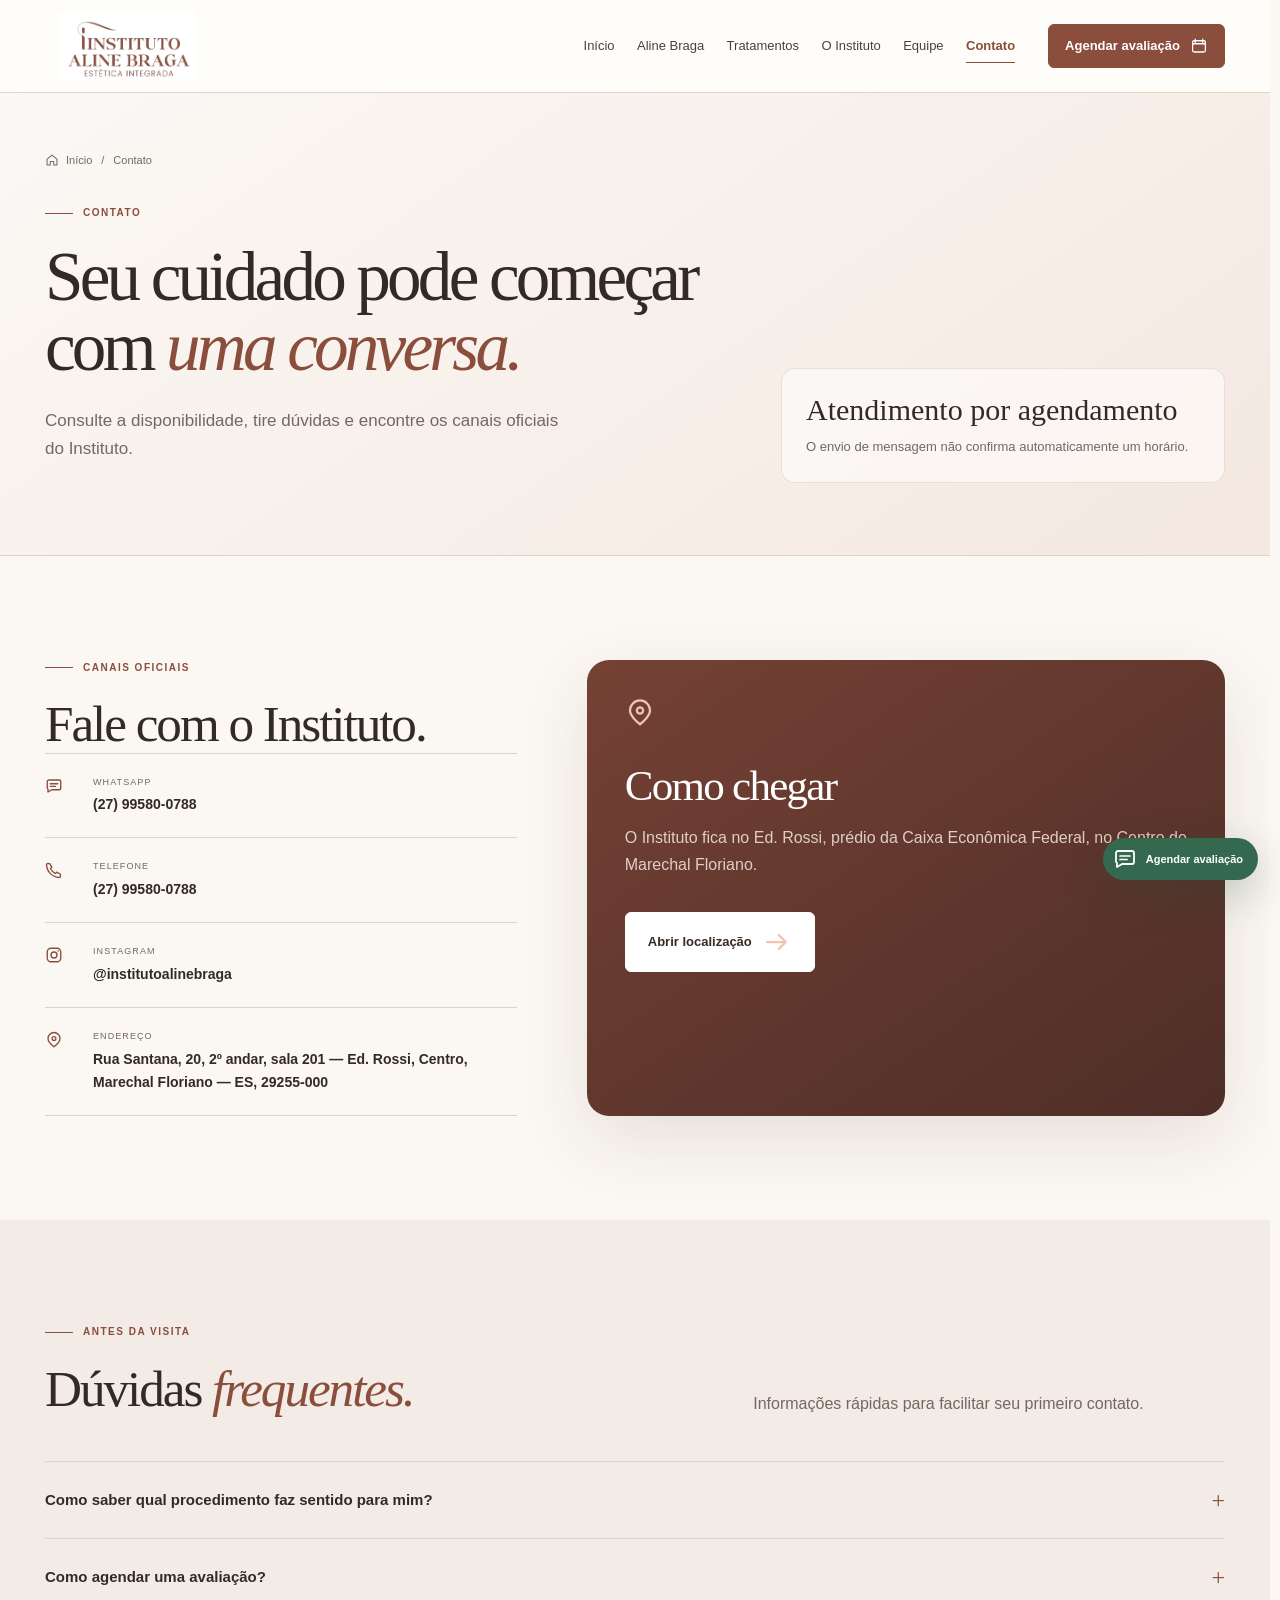
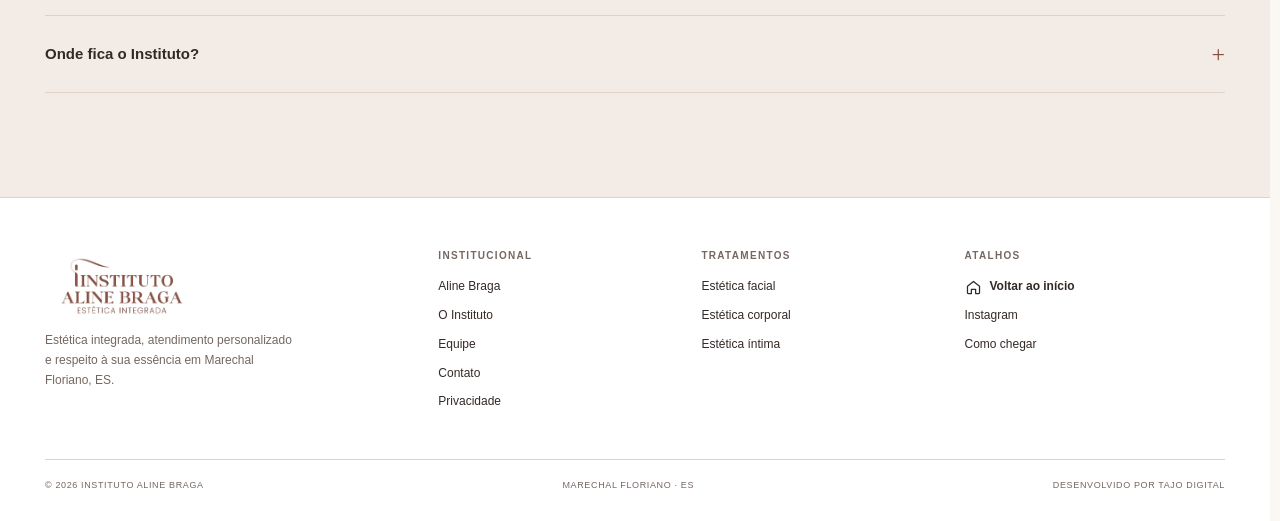
<file: contato/index.html>
<!DOCTYPE html>

<html lang="pt-BR"><head><meta charset="utf-8"/><meta content="width=device-width,initial-scale=1,viewport-fit=cover" name="viewport"/><meta content="#8b4d3c" name="theme-color"/><meta content="light" name="color-scheme"/><title>Contato e Agendamento | Instituto Aline Braga - Marechal Floriano</title><meta name="description" content="Fale com o Instituto Aline Braga em Marechal Floriano, ES. Consulte disponibilidade, tire dúvidas e agende sua avaliação pelo WhatsApp."><meta name="robots" content="index,follow,max-image-preview:large,max-snippet:-1,max-video-preview:-1"><meta content="Instituto Aline Braga" name="author"/><link rel="canonical" href="https://institutoalinebraga.com.br/contato/"><meta content="website" property="og:type"/><meta content="pt_BR" property="og:locale"/><meta content="Instituto Aline Braga" property="og:site_name"/><meta property="og:title" content="Contato e Agendamento | Instituto Aline Braga - Marechal Floriano"><meta property="og:description" content="Fale com o Instituto Aline Braga em Marechal Floriano, ES. Consulte disponibilidade, tire dúvidas e agende sua avaliação pelo WhatsApp."><meta property="og:url" content="https://institutoalinebraga.com.br/contato/"><meta property="og:image" content="https://institutoalinebraga.com.br/assets/images/og-instituto-aline-braga.jpg"><meta property="og:image:alt" content="Instituto Aline Braga — Estética Integrada em Marechal Floriano, ES"><meta name="twitter:card" content="summary_large_image"><meta name="twitter:title" content="Contato e Agendamento | Instituto Aline Braga - Marechal Floriano"><meta name="twitter:description" content="Fale com o Instituto Aline Braga em Marechal Floriano, ES. Consulte disponibilidade, tire dúvidas e agende sua avaliação pelo WhatsApp."><meta name="twitter:image" content="https://institutoalinebraga.com.br/assets/images/og-instituto-aline-braga.jpg"><link href="/manifest.webmanifest" rel="manifest"/><link href="../assets/css/styles.390c32910a.css" rel="stylesheet"/><script type="application/ld+json">{"@context":"https://schema.org","@graph":[{"@type":"HealthAndBeautyBusiness","@id":"https://institutoalinebraga.com.br/#instituto","name":"Instituto Aline Braga","url":"https://institutoalinebraga.com.br/","telephone":"+55 27 99580-0788","email":"alinebragaesteticista@hotmail.com","description":"Instituto de estética integrada em Marechal Floriano, Espírito Santo, com atendimento personalizado e cuidados faciais, corporais e íntimos.","image":["https://institutoalinebraga.com.br/assets/images/aline-no-instituto.webp","https://institutoalinebraga.com.br/assets/images/recepcao-instituto.webp","https://institutoalinebraga.com.br/assets/images/logo-ambiente.webp"],"logo":"https://institutoalinebraga.com.br/assets/images/logo-oficial.webp","address":{"@type":"PostalAddress","streetAddress":"Rua Santana, 20, 2º andar, sala 201 — Ed. Rossi","addressLocality":"Marechal Floriano","addressRegion":"ES","postalCode":"29255-000","addressCountry":"BR"},"areaServed":{"@type":"City","name":"Marechal Floriano","containedInPlace":{"@type":"State","name":"Espírito Santo"}},"hasMap":"https://www.google.com/maps/search/?api=1&query=Ed.+Rossi+Rua+Santana+20+Marechal+Floriano+ES","sameAs":["https://www.instagram.com/institutoalinebraga/"],"founder":{"@id":"https://institutoalinebraga.com.br/#aline"},"hasOfferCatalog":{"@type":"OfferCatalog","name":"Procedimentos do Instituto Aline Braga","itemListElement":[{"@type":"OfferCatalog","name":"Estética facial","itemListElement":[{"@type":"Offer","itemOffered":{"@type":"Service","name":"Limpeza de pele"}},{"@type":"Offer","itemOffered":{"@type":"Service","name":"Acompanhamento contra acne adolescente e adulto"}},{"@type":"Offer","itemOffered":{"@type":"Service","name":"Peeling químico"}},{"@type":"Offer","itemOffered":{"@type":"Service","name":"Microagulhamento"}},{"@type":"Offer","itemOffered":{"@type":"Service","name":"Tratamento para flacidez"}},{"@type":"Offer","itemOffered":{"@type":"Service","name":"Estímulo de colágeno"}},{"@type":"Offer","itemOffered":{"@type":"Service","name":"Blefaroplastia sem corte"}},{"@type":"Offer","itemOffered":{"@type":"Service","name":"Lipo de papada sem corte"}},{"@type":"Offer","itemOffered":{"@type":"Service","name":"Peeling de plasma"}},{"@type":"Offer","itemOffered":{"@type":"Service","name":"Drenagem linfática facial"}},{"@type":"Offer","itemOffered":{"@type":"Service","name":"Hidratação facial"}},{"@type":"Offer","itemOffered":{"@type":"Service","name":"Tratamento para cicatriz de acne"}},{"@type":"Offer","itemOffered":{"@type":"Service","name":"Dermaplaning"}},{"@type":"Offer","itemOffered":{"@type":"Service","name":"Nutri Gloss Labial"}}]},{"@type":"OfferCatalog","name":"Estética corporal","itemListElement":[{"@type":"Offer","itemOffered":{"@type":"Service","name":"Tratamento para gordura localizada"}},{"@type":"Offer","itemOffered":{"@type":"Service","name":"Tratamento para flacidez"}},{"@type":"Offer","itemOffered":{"@type":"Service","name":"Drenagem linfática"}},{"@type":"Offer","itemOffered":{"@type":"Service","name":"Drenagem linfática pós-operatória"}},{"@type":"Offer","itemOffered":{"@type":"Service","name":"Massagem relaxante"}},{"@type":"Offer","itemOffered":{"@type":"Service","name":"Massagem para tensão muscular com aplicação de ventosas"}},{"@type":"Offer","itemOffered":{"@type":"Service","name":"Limpeza de pele nas costas"}},{"@type":"Offer","itemOffered":{"@type":"Service","name":"Clareamento das axilas"}},{"@type":"Offer","itemOffered":{"@type":"Service","name":"Tratamento para foliculite"}},{"@type":"Offer","itemOffered":{"@type":"Service","name":"Remoção de verrugas e ceratoses"}},{"@type":"Offer","itemOffered":{"@type":"Service","name":"Esfoliação e hidratação nas costas"}},{"@type":"Offer","itemOffered":{"@type":"Service","name":"Corrente Russa – tonificação muscular"}},{"@type":"Offer","itemOffered":{"@type":"Service","name":"Radiofrequência"}},{"@type":"Offer","itemOffered":{"@type":"Service","name":"Aplicação de laser em feridas, fissura mamilar, herpes labial, pós-cirurgia e acne"}}]},{"@type":"OfferCatalog","name":"Estética íntima","itemListElement":[{"@type":"Offer","itemOffered":{"@type":"Service","name":"Depilação a laser"}},{"@type":"Offer","itemOffered":{"@type":"Service","name":"Depilação a cera"}},{"@type":"Offer","itemOffered":{"@type":"Service","name":"Clareamento íntimo"}},{"@type":"Offer","itemOffered":{"@type":"Service","name":"Rejuvenescimento íntimo"}}]}]},"foundingDate":"2012-11-19","employee":[{"@type":"Person","name":"Dra. Thaise Silveira","jobTitle":"Fisioterapia — Especialista em Depilação a Laser","image":"https://institutoalinebraga.com.br/assets/images/thaise-silveira.webp"},{"@type":"Person","name":"Michelle Firmiano","jobTitle":"Psicopedagoga e Neuropsicopedagoga","image":"https://institutoalinebraga.com.br/assets/images/michelle-firmiano.webp"},{"@type":"Person","name":"Ana Capeline","jobTitle":"Especialista em remoção de micropigmentação e tatuagem","image":"https://institutoalinebraga.com.br/assets/images/ana-capeline.webp"},{"@type":"Person","name":"Dra. Francini Martins","jobTitle":"Psicóloga","image":"https://institutoalinebraga.com.br/assets/images/francine-martins.webp"},{"@type":"Person","name":"Dra. Maria Luiza Peterle","jobTitle":"Psicóloga","image":"https://institutoalinebraga.com.br/assets/images/maria-luiza-peterle.webp"}]},{"@type":"Person","@id":"https://institutoalinebraga.com.br/#aline","name":"Aline Braga Endlich","jobTitle":"Esteticista","worksFor":{"@id":"https://institutoalinebraga.com.br/#instituto"},"description":"Esteticista por formação, pós-graduada em Saúde da Mulher e em aprofundamento em Anatomia e Fisiologia Humana."},{"@type":"WebSite","@id":"https://institutoalinebraga.com.br/#website","name":"Instituto Aline Braga","url":"https://institutoalinebraga.com.br/","inLanguage":"pt-BR","publisher":{"@id":"https://institutoalinebraga.com.br/#instituto"}},{"@type":"WebPage","@id":"https://institutoalinebraga.com.br/contato/#pagina","url":"https://institutoalinebraga.com.br/contato/","name":"Contato | Instituto Aline Braga em Marechal Floriano","description":"Fale com o Instituto Aline Braga, consulte disponibilidade e veja endereço, WhatsApp, telefone e Instagram em Marechal Floriano, ES.","inLanguage":"pt-BR","isPartOf":{"@id":"https://institutoalinebraga.com.br/#website"},"about":{"@id":"https://institutoalinebraga.com.br/#instituto"}}]}</script><meta name="googlebot" content="index,follow,max-image-preview:large,max-snippet:-1"><meta name="application-name" content="Instituto Aline Braga"><meta property="og:image:secure_url" content="https://institutoalinebraga.com.br/assets/images/og-instituto-aline-braga.jpg"><meta property="og:image:type" content="image/jpeg"><meta property="og:image:width" content="1200"><meta property="og:image:height" content="630"><meta name="twitter:image:alt" content="Instituto Aline Braga — Estética Integrada em Marechal Floriano, ES"><link rel="icon" href="/favicon.ico" sizes="any">
<link rel="icon" type="image/png" sizes="48x48" href="/assets/images/favicon-google-v14-48.png">
<link rel="icon" type="image/png" sizes="32x32" href="/assets/images/favicon-google-v14-32.png">
<link rel="apple-touch-icon" sizes="180x180" href="/assets/images/apple-touch-icon-v14.png"><meta name="geo.region" content="BR-ES"><meta name="geo.placename" content="Marechal Floriano"><script type="application/ld+json">{"@context":"https://schema.org","@type":"BreadcrumbList","itemListElement":[{"@type":"ListItem","position":1,"name":"Início","item":"https://institutoalinebraga.com.br/"},{"@type":"ListItem","position":2,"name":"Contato","item":"https://institutoalinebraga.com.br/contato/"}]}</script></head><body><a class="skip-link" href="#conteudo">Ir para o conteúdo</a><div aria-hidden="true" id="scroll-progress"></div><header class="site-header"><div class="container header-inner"><a aria-label="Instituto Aline Braga — início" class="brand" href="/"><img alt="Instituto Aline Braga — Estética Integrada" height="104" src="../assets/images/logo-oficial.webp" width="206"/></a><nav aria-label="Navegação principal" class="desktop-nav"><a class="" href="/">Início</a><a class="" href="/aline-braga/">Aline Braga</a><a class="" href="/tratamentos/">Tratamentos</a><a class="" href="/instituto/">O Instituto</a><a href="/equipe/">Equipe</a><a aria-current="page" class="active" href="/contato/">Contato</a></nav><a class="button button-small header-cta" href="https://wa.me/5527995800788?text=Ol%C3%A1%2C%20Aline%21%20Vim%20pelo%20site%20do%20Instituto%20e%20gostaria%20de%20agendar%20uma%20avalia%C3%A7%C3%A3o." rel="noopener noreferrer" target="_blank">Agendar avaliação<span aria-hidden="true" class="icon icon-calendar"></span></a><button aria-controls="mobile-menu" aria-expanded="false" aria-label="Abrir menu" class="menu-toggle" type="button"><span></span><span></span></button></div><nav aria-label="Navegação mobile" class="mobile-nav" id="mobile-menu"><a href="/">Início<span aria-hidden="true" class="icon icon-arrow-right"></span></a><a href="/aline-braga/">Aline Braga<span aria-hidden="true" class="icon icon-arrow-right"></span></a><a href="/tratamentos/">Tratamentos<span aria-hidden="true" class="icon icon-arrow-right"></span></a><a href="/instituto/">O Instituto<span aria-hidden="true" class="icon icon-arrow-right"></span></a><a href="/equipe/">Equipe<span aria-hidden="true" class="icon icon-arrow-right"></span></a><a aria-current="page" href="/contato/">Contato<span aria-hidden="true" class="icon icon-arrow-right"></span></a><a class="button" href="https://wa.me/5527995800788?text=Ol%C3%A1%2C%20Aline%21%20Vim%20pelo%20site%20do%20Instituto%20e%20gostaria%20de%20agendar%20uma%20avalia%C3%A7%C3%A3o." rel="noopener noreferrer" target="_blank">Agendar avaliação<span aria-hidden="true" class="icon icon-calendar"></span></a></nav></header><main id="conteudo"><section class="page-hero"><div class="container"><nav aria-label="Você está aqui" class="breadcrumbs"><a href="/"><span aria-hidden="true" class="icon icon-home"></span>Início</a><span>/</span><span aria-current="page">Contato</span></nav><div class="page-hero-grid"><div><p class="eyebrow">Contato</p><h1>Seu cuidado pode começar com <em>uma conversa.</em></h1><p>Consulte a disponibilidade, tire dúvidas e encontre os canais oficiais do Instituto.</p></div><aside class="page-hero-aside"><strong>Atendimento por agendamento</strong><p>O envio de mensagem não confirma automaticamente um horário.</p></aside></div></div></section><section class="section"><div class="container contact-grid"><div><p class="eyebrow">Canais oficiais</p><h2>Fale com o Instituto.</h2><div class="contact-list"><div class="contact-item"><span aria-hidden="true" class="icon icon-message"></span><div><small>WhatsApp</small><strong><a href="https://wa.me/5527995800788?text=Ol%C3%A1%2C%20Aline%21%20Vim%20pelo%20site%20e%20gostaria%20de%20informa%C3%A7%C3%B5es%20sobre%20atendimento%20e%20agendamento." rel="noopener noreferrer" target="_blank">(27) 99580-0788</a></strong></div></div><div class="contact-item"><span aria-hidden="true" class="icon icon-phone"></span><div><small>Telefone</small><strong><a href="tel:+5527995800788">(27) 99580-0788</a></strong></div></div><div class="contact-item"><span aria-hidden="true" class="icon icon-instagram"></span><div><small>Instagram</small><strong><a href="https://www.instagram.com/institutoalinebraga/" rel="noopener noreferrer" target="_blank">@institutoalinebraga</a></strong></div></div><div class="contact-item"><span aria-hidden="true" class="icon icon-pin"></span><div><small>Endereço</small><strong>Rua Santana, 20, 2º andar, sala 201 — Ed. Rossi, Centro, Marechal Floriano — ES, 29255-000</strong></div></div></div></div><aside class="location-card"><span aria-hidden="true" class="icon icon-pin"></span><h2>Como chegar</h2><p>O Instituto fica no Ed. Rossi, prédio da Caixa Econômica Federal, no Centro de Marechal Floriano.</p><a class="button button-light" href="https://www.google.com/maps/search/?api=1&amp;query=Ed.+Rossi+Rua+Santana+20+Marechal+Floriano+ES" rel="noopener noreferrer" target="_blank">Abrir localização<span aria-hidden="true" class="icon icon-arrow-right"></span></a></aside></div></section><section class="section section-soft"><div class="container"><div class="section-heading"><div><p class="eyebrow">Antes da visita</p><h2>Dúvidas <em>frequentes.</em></h2></div><p>Informações rápidas para facilitar seu primeiro contato.</p></div><div class="faq"><details><summary>Como saber qual procedimento faz sentido para mim?</summary><p>O primeiro passo é conversar sobre suas necessidades e realizar uma avaliação individual. A página de tratamentos serve para apresentar o portfólio, não para indicar procedimentos automaticamente.</p></details><details><summary>Como agendar uma avaliação?</summary><p>Entre em contato pelo WhatsApp e consulte a disponibilidade. O horário é confirmado diretamente pelo Instituto.</p></details><details><summary>Onde fica o Instituto?</summary><p>Rua Santana, 20, 2º andar, sala 201 — Ed. Rossi, Centro, Marechal Floriano — ES, 29255-000</p></details></div></div></section></main><footer class="site-footer"><div class="container footer-main"><div class="footer-brand"><a class="brand" href="/"><img alt="Instituto Aline Braga — Estética Integrada" height="104" src="../assets/images/logo-oficial.webp" width="206"/></a><p>Estética integrada, atendimento personalizado e respeito à sua essência em Marechal Floriano, ES.</p></div><div class="footer-col"><h3>Institucional</h3><a href="/aline-braga/">Aline Braga</a><a href="/instituto/">O Instituto</a><a href="/equipe/">Equipe</a><a href="/contato/">Contato</a><a href="/privacidade/">Privacidade</a></div><div class="footer-col"><h3>Tratamentos</h3><a href="/tratamentos/estetica-facial/">Estética facial</a><a href="/tratamentos/estetica-corporal/">Estética corporal</a><a href="/tratamentos/estetica-intima/">Estética íntima</a></div><div class="footer-col"><h3>Atalhos</h3><a class="back-home" href="/"><span aria-hidden="true" class="icon icon-home"></span>Voltar ao início</a><a href="https://www.instagram.com/institutoalinebraga/" rel="noopener noreferrer" target="_blank">Instagram</a><a href="https://www.google.com/maps/search/?api=1&amp;query=Ed.+Rossi+Rua+Santana+20+Marechal+Floriano+ES" rel="noopener noreferrer" target="_blank">Como chegar</a></div></div><div class="container footer-bottom"><span>© <span id="year">2026</span> Instituto Aline Braga</span><span>Marechal Floriano · ES</span><span>Desenvolvido por <a href="https://tajodigital.com.br" rel="noopener noreferrer" target="_blank">TAJO Digital</a></span></div></footer><a aria-label="Falar com o Instituto Aline Braga pelo WhatsApp" class="whatsapp-float" href="https://wa.me/5527995800788?text=Ol%C3%A1%2C%20Aline%21%20Vim%20pelo%20site%20e%20gostaria%20de%20informa%C3%A7%C3%B5es%20sobre%20uma%20avalia%C3%A7%C3%A3o." rel="noopener noreferrer" target="_blank"><span aria-hidden="true" class="icon icon-message"></span><span>Agendar avaliação</span></a><button aria-label="Voltar ao topo" id="back-to-top" type="button"><span aria-hidden="true" class="icon icon-arrow-up"></span></button><script defer="" src="../assets/js/script.cb47f47dc2.js"></script></body></html>
</file>
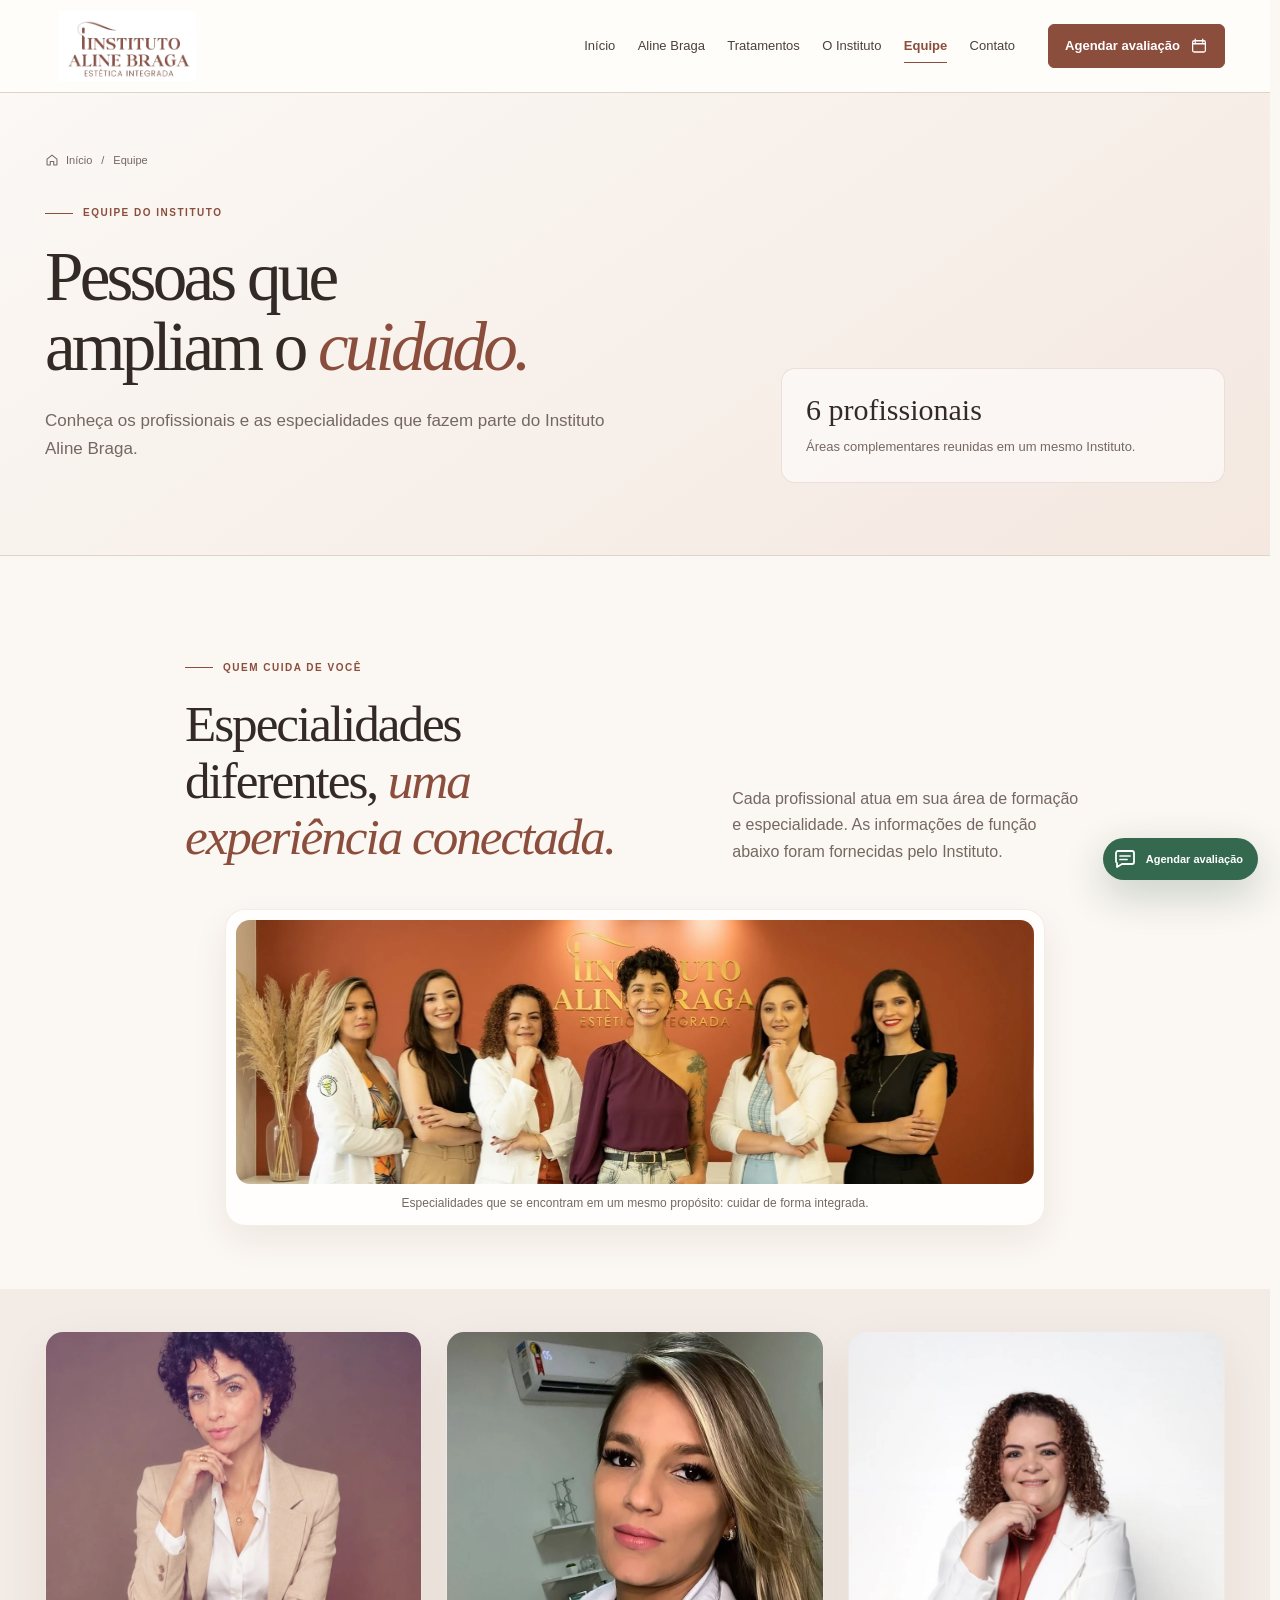
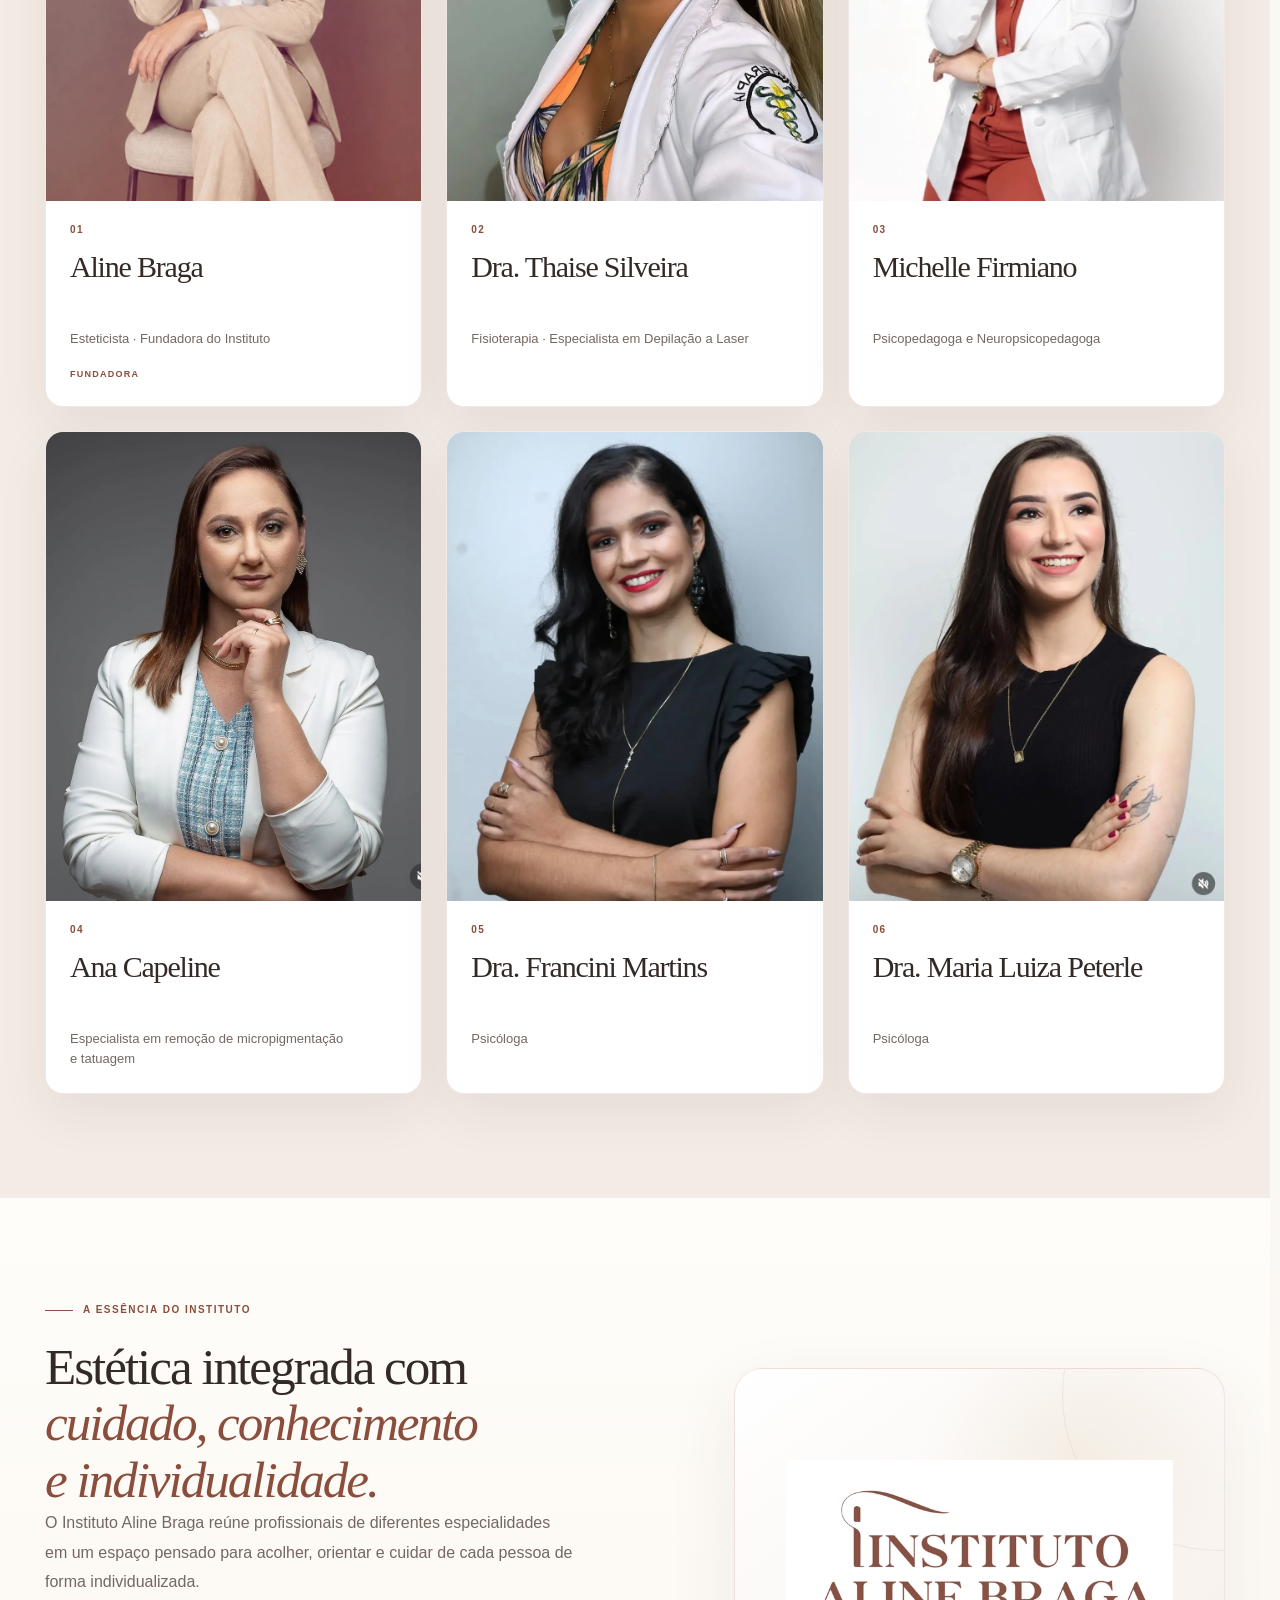
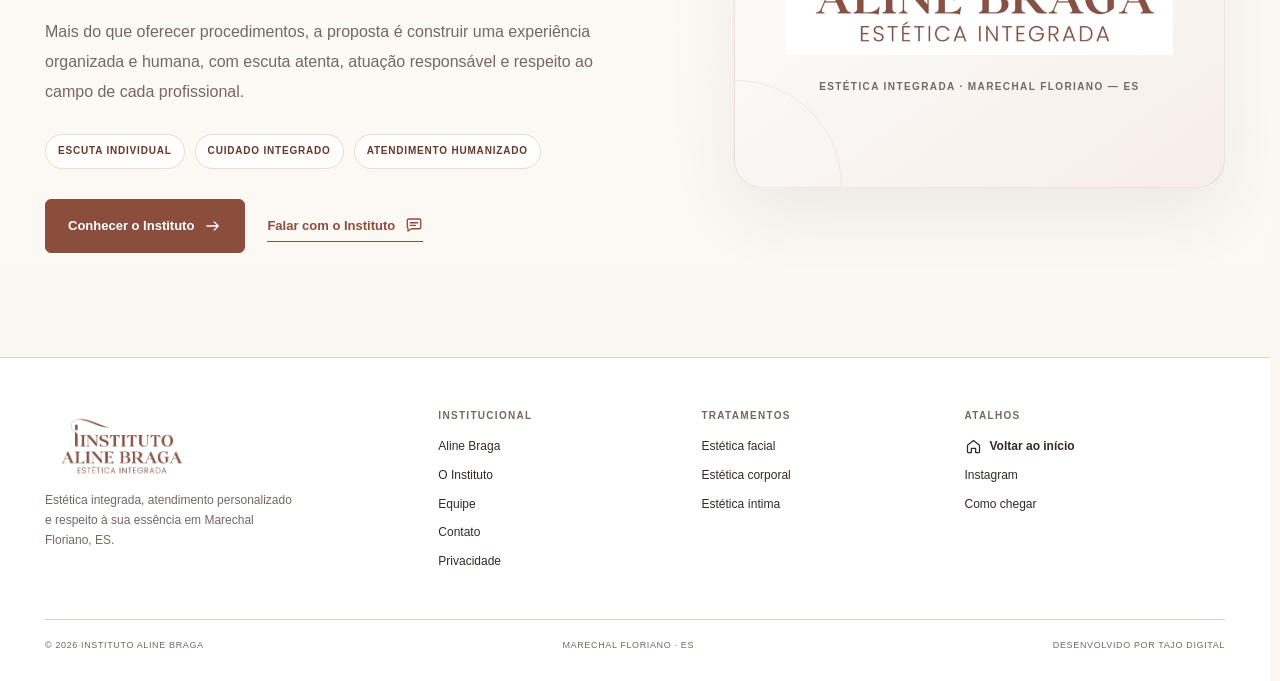
<file: equipe/index.html>
<!DOCTYPE html>
<html lang="pt-BR"><head><meta charset="utf-8"/><meta content="width=device-width,initial-scale=1,viewport-fit=cover" name="viewport"/><meta content="#8b4d3c" name="theme-color"/><meta content="light" name="color-scheme"/><title>Equipe | Instituto Aline Braga em Marechal Floriano - ES</title><meta name="description" content="Conheça a equipe do Instituto Aline Braga em Marechal Floriano, ES, com profissionais de estética, fisioterapia, psicologia, psicopedagogia e cuidados especializados."><meta name="robots" content="index,follow,max-image-preview:large,max-snippet:-1,max-video-preview:-1"><meta content="Instituto Aline Braga" name="author"/><link rel="canonical" href="https://institutoalinebraga.com.br/equipe/"><meta content="website" property="og:type"/><meta content="pt_BR" property="og:locale"/><meta content="Instituto Aline Braga" property="og:site_name"/><meta property="og:title" content="Equipe | Instituto Aline Braga em Marechal Floriano - ES"><meta property="og:description" content="Conheça a equipe do Instituto Aline Braga em Marechal Floriano, ES, com profissionais de estética, fisioterapia, psicologia, psicopedagogia e cuidados especializados."><meta property="og:url" content="https://institutoalinebraga.com.br/equipe/"><meta property="og:image" content="https://institutoalinebraga.com.br/assets/images/og-instituto-aline-braga.jpg"><meta property="og:image:alt" content="Instituto Aline Braga — Estética Integrada em Marechal Floriano, ES"><meta name="twitter:card" content="summary_large_image"><meta name="twitter:title" content="Equipe | Instituto Aline Braga em Marechal Floriano - ES"><meta name="twitter:description" content="Conheça a equipe do Instituto Aline Braga em Marechal Floriano, ES, com profissionais de estética, fisioterapia, psicologia, psicopedagogia e cuidados especializados."><meta name="twitter:image" content="https://institutoalinebraga.com.br/assets/images/og-instituto-aline-braga.jpg"><link href="/manifest.webmanifest" rel="manifest"/><link href="../assets/css/styles.390c32910a.css" rel="stylesheet"/><script type="application/ld+json">{"@context":"https://schema.org","@graph":[{"@type":"HealthAndBeautyBusiness","@id":"https://institutoalinebraga.com.br/#instituto","name":"Instituto Aline Braga","url":"https://institutoalinebraga.com.br/","telephone":"+55 27 99580-0788","email":"alinebragaesteticista@hotmail.com","foundingDate":"2012-11-19","address":{"@type":"PostalAddress","streetAddress":"Rua Santana, 20, 2º andar, sala 201 — Ed. Rossi","addressLocality":"Marechal Floriano","addressRegion":"ES","postalCode":"29255-000","addressCountry":"BR"},"employee":[{"@type":"Person","name":"Dra. Thaise Silveira","jobTitle":"Fisioterapia — Especialista em Depilação a Laser","image":"https://institutoalinebraga.com.br/assets/images/thaise-silveira.webp","worksFor":{"@id":"https://institutoalinebraga.com.br/#instituto"}},{"@type":"Person","name":"Michelle Firmiano","jobTitle":"Psicopedagoga e Neuropsicopedagoga","image":"https://institutoalinebraga.com.br/assets/images/michelle-firmiano.webp","worksFor":{"@id":"https://institutoalinebraga.com.br/#instituto"}},{"@type":"Person","name":"Ana Capeline","jobTitle":"Especialista em remoção de micropigmentação e tatuagem","image":"https://institutoalinebraga.com.br/assets/images/ana-capeline.webp","worksFor":{"@id":"https://institutoalinebraga.com.br/#instituto"}},{"@type":"Person","name":"Dra. Francini Martins","jobTitle":"Psicóloga","image":"https://institutoalinebraga.com.br/assets/images/francine-martins.webp","worksFor":{"@id":"https://institutoalinebraga.com.br/#instituto"}},{"@type":"Person","name":"Dra. Maria Luiza Peterle","jobTitle":"Psicóloga","image":"https://institutoalinebraga.com.br/assets/images/maria-luiza-peterle.webp","worksFor":{"@id":"https://institutoalinebraga.com.br/#instituto"}}],"founder":{"@id":"https://institutoalinebraga.com.br/#aline"}},{"@type":"Person","@id":"https://institutoalinebraga.com.br/#aline","name":"Aline Braga","jobTitle":"Esteticista — Fundadora do Instituto","image":"https://institutoalinebraga.com.br/assets/images/aline-retrato.webp","worksFor":{"@id":"https://institutoalinebraga.com.br/#instituto"}},{"@type":"CollectionPage","@id":"https://institutoalinebraga.com.br/equipe/#pagina","url":"https://institutoalinebraga.com.br/equipe/","name":"Equipe | Instituto Aline Braga","inLanguage":"pt-BR","about":{"@id":"https://institutoalinebraga.com.br/#instituto"}}]}</script><meta name="googlebot" content="index,follow,max-image-preview:large,max-snippet:-1"><meta name="application-name" content="Instituto Aline Braga"><meta property="og:image:secure_url" content="https://institutoalinebraga.com.br/assets/images/og-instituto-aline-braga.jpg"><meta property="og:image:type" content="image/jpeg"><meta property="og:image:width" content="1200"><meta property="og:image:height" content="630"><meta name="twitter:image:alt" content="Instituto Aline Braga — Estética Integrada em Marechal Floriano, ES"><link rel="icon" href="/favicon.ico" sizes="any">
<link rel="icon" type="image/png" sizes="48x48" href="/assets/images/favicon-google-v14-48.png">
<link rel="icon" type="image/png" sizes="32x32" href="/assets/images/favicon-google-v14-32.png">
<link rel="apple-touch-icon" sizes="180x180" href="/assets/images/apple-touch-icon-v14.png"><meta name="geo.region" content="BR-ES"><meta name="geo.placename" content="Marechal Floriano"><script type="application/ld+json">{"@context":"https://schema.org","@type":"BreadcrumbList","itemListElement":[{"@type":"ListItem","position":1,"name":"Início","item":"https://institutoalinebraga.com.br/"},{"@type":"ListItem","position":2,"name":"Equipe","item":"https://institutoalinebraga.com.br/equipe/"}]}</script></head><body><header class="site-header"><div class="container header-inner"><a aria-label="Instituto Aline Braga — início" class="brand" href="/"><img alt="Instituto Aline Braga — Estética Integrada" height="104" src="../assets/images/logo-oficial.webp" width="206"/></a><nav aria-label="Navegação principal" class="desktop-nav"><a class="" href="/">Início</a><a class="" href="/aline-braga/">Aline Braga</a><a class="" href="/tratamentos/">Tratamentos</a><a class="" href="/instituto/">O Instituto</a><a aria-current="page" class="active" href="/equipe/">Equipe</a><a class="" href="/contato/">Contato</a></nav><a class="button button-small header-cta" href="https://wa.me/5527995800788?text=Ol%C3%A1%2C%20Aline%21%20Vim%20pelo%20site%20do%20Instituto%20e%20gostaria%20de%20agendar%20uma%20avalia%C3%A7%C3%A3o." rel="noopener noreferrer" target="_blank">Agendar avaliação<span aria-hidden="true" class="icon icon-calendar"></span></a><button aria-controls="mobile-menu" aria-expanded="false" aria-label="Abrir menu" class="menu-toggle" type="button"><span></span><span></span></button></div><nav aria-label="Navegação mobile" class="mobile-nav" id="mobile-menu"><a href="/">Início<span aria-hidden="true" class="icon icon-arrow-right"></span></a><a href="/aline-braga/">Aline Braga<span aria-hidden="true" class="icon icon-arrow-right"></span></a><a href="/tratamentos/">Tratamentos<span aria-hidden="true" class="icon icon-arrow-right"></span></a><a href="/instituto/">O Instituto<span aria-hidden="true" class="icon icon-arrow-right"></span></a><a aria-current="page" class="active" href="/equipe/">Equipe<span aria-hidden="true" class="icon icon-arrow-right"></span></a><a href="/contato/">Contato<span aria-hidden="true" class="icon icon-arrow-right"></span></a><a class="button" href="https://wa.me/5527995800788?text=Ol%C3%A1%2C%20Aline%21%20Vim%20pelo%20site%20do%20Instituto%20e%20gostaria%20de%20agendar%20uma%20avalia%C3%A7%C3%A3o." rel="noopener noreferrer" target="_blank">Agendar avaliação<span aria-hidden="true" class="icon icon-calendar"></span></a></nav></header><main id="conteudo"><section class="page-hero team-page-hero"><div class="container"><nav aria-label="Você está aqui" class="breadcrumbs"><a href="/"><span aria-hidden="true" class="icon icon-home"></span>Início</a><span>/</span><span aria-current="page">Equipe</span></nav><div class="page-hero-grid"><div><p class="eyebrow">Equipe do Instituto</p><h1>Pessoas que ampliam o <em>cuidado.</em></h1><p>Conheça os profissionais e as especialidades que fazem parte do Instituto Aline Braga.</p></div><aside class="page-hero-aside"><strong>6 profissionais</strong><p>Áreas complementares reunidas em um mesmo Instituto.</p></aside></div></div></section><section class="section team-intro"><div class="container section-heading"><div class="reveal"><p class="eyebrow">Quem cuida de você</p><h2>Especialidades diferentes, <em>uma experiência conectada.</em></h2></div><p class="reveal">Cada profissional atua em sua área de formação e especialidade. As informações de função abaixo foram fornecidas pelo Instituto.</p></div><div class="container reveal"><figure class="team-group-hero founder-spotlight"><img alt="Equipe completa do Instituto Aline Braga reunida no espaço do Instituto" height="528" loading="eager" src="../assets/images/equipe-completa-v11.webp" width="1600"/><figcaption>Especialidades que se encontram em um mesmo propósito: cuidar de forma integrada.</figcaption></figure></div></section><section class="section section-soft team-roster"><div class="container team-grid"><article class="team-card reveal"><figure class="team-card-photo"><img alt="Aline Braga, Esteticista · Fundadora do Instituto" height="1125" loading="eager" src="../assets/images/aline-retrato-v11.webp" width="900"/></figure><div class="team-card-body"><span class="team-card-index">01</span><h2>Aline Braga</h2><p>Esteticista · Fundadora do Instituto</p><span class="team-founder">Fundadora</span></div></article><article class="team-card reveal"><figure class="team-card-photo"><img alt="Dra. Thaise Silveira, Fisioterapia · Especialista em Depilação a Laser" height="1125" loading="eager" src="../assets/images/thaise-silveira.webp" width="900"/></figure><div class="team-card-body"><span class="team-card-index">02</span><h2>Dra. Thaise Silveira</h2><p>Fisioterapia · Especialista em Depilação a Laser</p></div></article><article class="team-card reveal"><figure class="team-card-photo"><img alt="Michelle Firmiano, Psicopedagoga e Neuropsicopedagoga" height="1125" loading="lazy" src="../assets/images/michelle-firmiano.webp" width="900"/></figure><div class="team-card-body"><span class="team-card-index">03</span><h2>Michelle Firmiano</h2><p>Psicopedagoga e Neuropsicopedagoga</p></div></article><article class="team-card reveal"><figure class="team-card-photo"><img alt="Ana Capeline, Especialista em remoção de micropigmentação e tatuagem" height="1125" loading="lazy" src="../assets/images/ana-capeline.webp" width="900"/></figure><div class="team-card-body"><span class="team-card-index">04</span><h2>Ana Capeline</h2><p>Especialista em remoção de micropigmentação e tatuagem</p></div></article><article class="team-card reveal"><figure class="team-card-photo"><img alt="Dra. Francini Martins, Psicóloga" height="1125" loading="lazy" src="../assets/images/francine-martins.webp" width="900"/></figure><div class="team-card-body"><span class="team-card-index">05</span><h2>Dra. Francini Martins</h2><p>Psicóloga</p></div></article><article class="team-card reveal"><figure class="team-card-photo"><img alt="Dra. Maria Luiza Peterle, Psicóloga" height="1125" loading="lazy" src="../assets/images/maria-luiza-peterle.webp" width="900"/></figure><div class="team-card-body"><span class="team-card-index">06</span><h2>Dra. Maria Luiza Peterle</h2><p>Psicóloga</p></div></article></div></section><section class="section team-story institutional-positioning"><div class="container team-story-grid"><div class="copy reveal"><p class="eyebrow">A essência do Instituto</p><h2>Estética integrada com <em>cuidado, conhecimento e individualidade.</em></h2><p>O Instituto Aline Braga reúne profissionais de diferentes especialidades em um espaço pensado para acolher, orientar e cuidar de cada pessoa de forma individualizada.</p><p>Mais do que oferecer procedimentos, a proposta é construir uma experiência organizada e humana, com escuta atenta, atuação responsável e respeito ao campo de cada profissional.</p><div class="institutional-pillars" aria-label="Pilares do Instituto"><span>Escuta individual</span><span>Cuidado integrado</span><span>Atendimento humanizado</span></div><div class="institutional-actions"><a class="button" href="/instituto/">Conhecer o Instituto<span aria-hidden="true" class="icon icon-arrow-right"></span></a><a class="text-link" href="https://wa.me/5527995800788?text=Ol%C3%A1%21%20Conheci%20o%20Instituto%20Aline%20Braga%20pelo%20site%20e%20gostaria%20de%20mais%20informa%C3%A7%C3%B5es." rel="noopener noreferrer" target="_blank">Falar com o Instituto<span aria-hidden="true" class="icon icon-message"></span></a></div></div><figure class="institutional-brand reveal"><div class="institutional-brand-inner"><img alt="Logomarca oficial do Instituto Aline Braga — Estética Integrada" height="312" loading="lazy" src="../assets/images/logo-oficial.webp" width="618"/><span>Estética Integrada · Marechal Floriano — ES</span></div></figure></div></section></main><footer class="site-footer"><div class="container footer-main"><div class="footer-brand"><a class="brand" href="/"><img alt="Instituto Aline Braga — Estética Integrada" height="104" src="../assets/images/logo-oficial.webp" width="206"/></a><p>Estética integrada, atendimento personalizado e respeito à sua essência em Marechal Floriano, ES.</p></div><div class="footer-col"><h3>Institucional</h3><a href="/aline-braga/">Aline Braga</a><a href="/instituto/">O Instituto</a><a href="/equipe/">Equipe</a><a href="/contato/">Contato</a><a href="/privacidade/">Privacidade</a></div><div class="footer-col"><h3>Tratamentos</h3><a href="/tratamentos/estetica-facial/">Estética facial</a><a href="/tratamentos/estetica-corporal/">Estética corporal</a><a href="/tratamentos/estetica-intima/">Estética íntima</a></div><div class="footer-col"><h3>Atalhos</h3><a class="back-home" href="/"><span aria-hidden="true" class="icon icon-home"></span>Voltar ao início</a><a href="https://www.instagram.com/institutoalinebraga/" rel="noopener noreferrer" target="_blank">Instagram</a><a href="https://www.google.com/maps/search/?api=1&amp;query=Ed.+Rossi+Rua+Santana+20+Marechal+Floriano+ES" rel="noopener noreferrer" target="_blank">Como chegar</a></div></div><div class="container footer-bottom"><span>© <span id="year">2026</span> Instituto Aline Braga</span><span>Marechal Floriano · ES</span><span>Desenvolvido por <a href="https://tajodigital.com.br" rel="noopener noreferrer" target="_blank">TAJO Digital</a></span></div></footer><a aria-label="Falar com o Instituto Aline Braga pelo WhatsApp" class="whatsapp-float" href="https://wa.me/5527995800788?text=Ol%C3%A1%2C%20Aline%21%20Vim%20pelo%20site%20e%20gostaria%20de%20informa%C3%A7%C3%B5es%20sobre%20uma%20avalia%C3%A7%C3%A3o." rel="noopener noreferrer" target="_blank"><span aria-hidden="true" class="icon icon-message"></span><span>Agendar avaliação</span></a><button aria-label="Voltar ao topo" id="back-to-top" type="button"><span aria-hidden="true" class="icon icon-arrow-up"></span></button><script defer="" src="../assets/js/script.cb47f47dc2.js"></script></body></html>
</file>
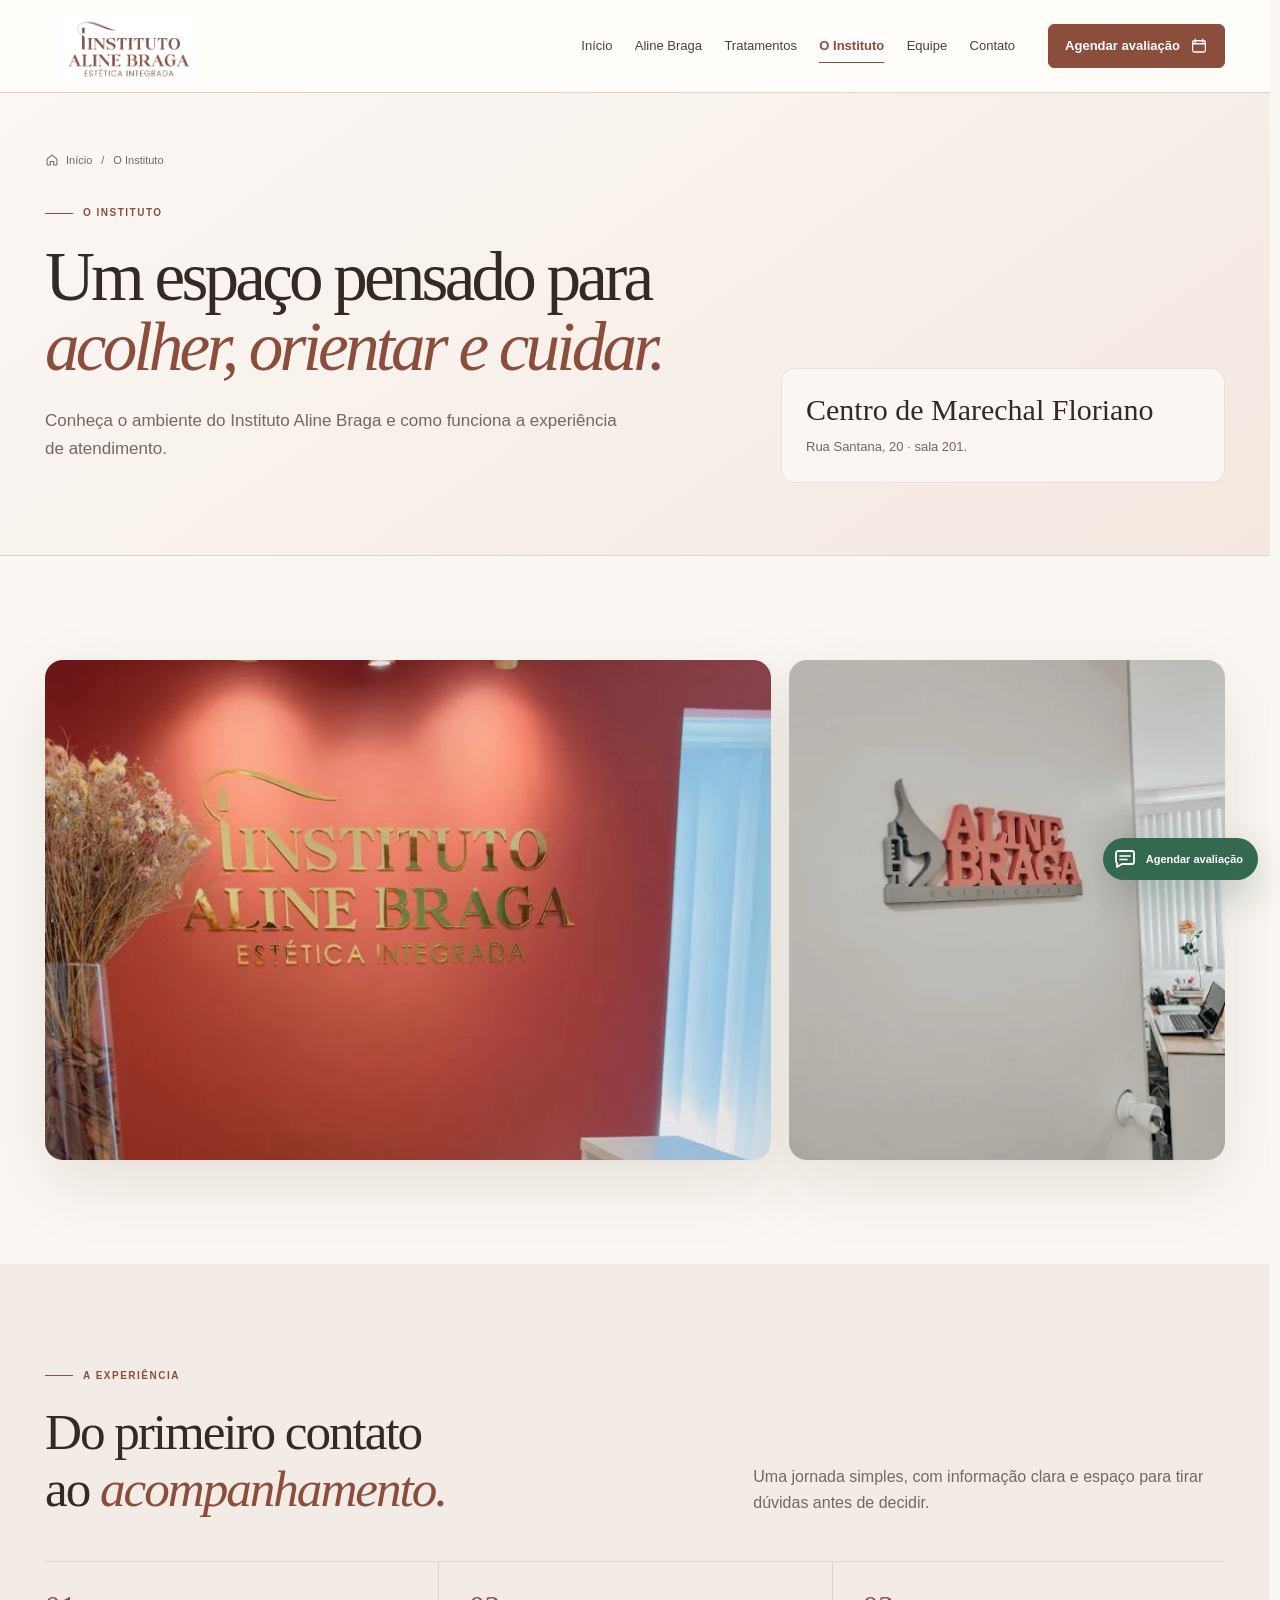
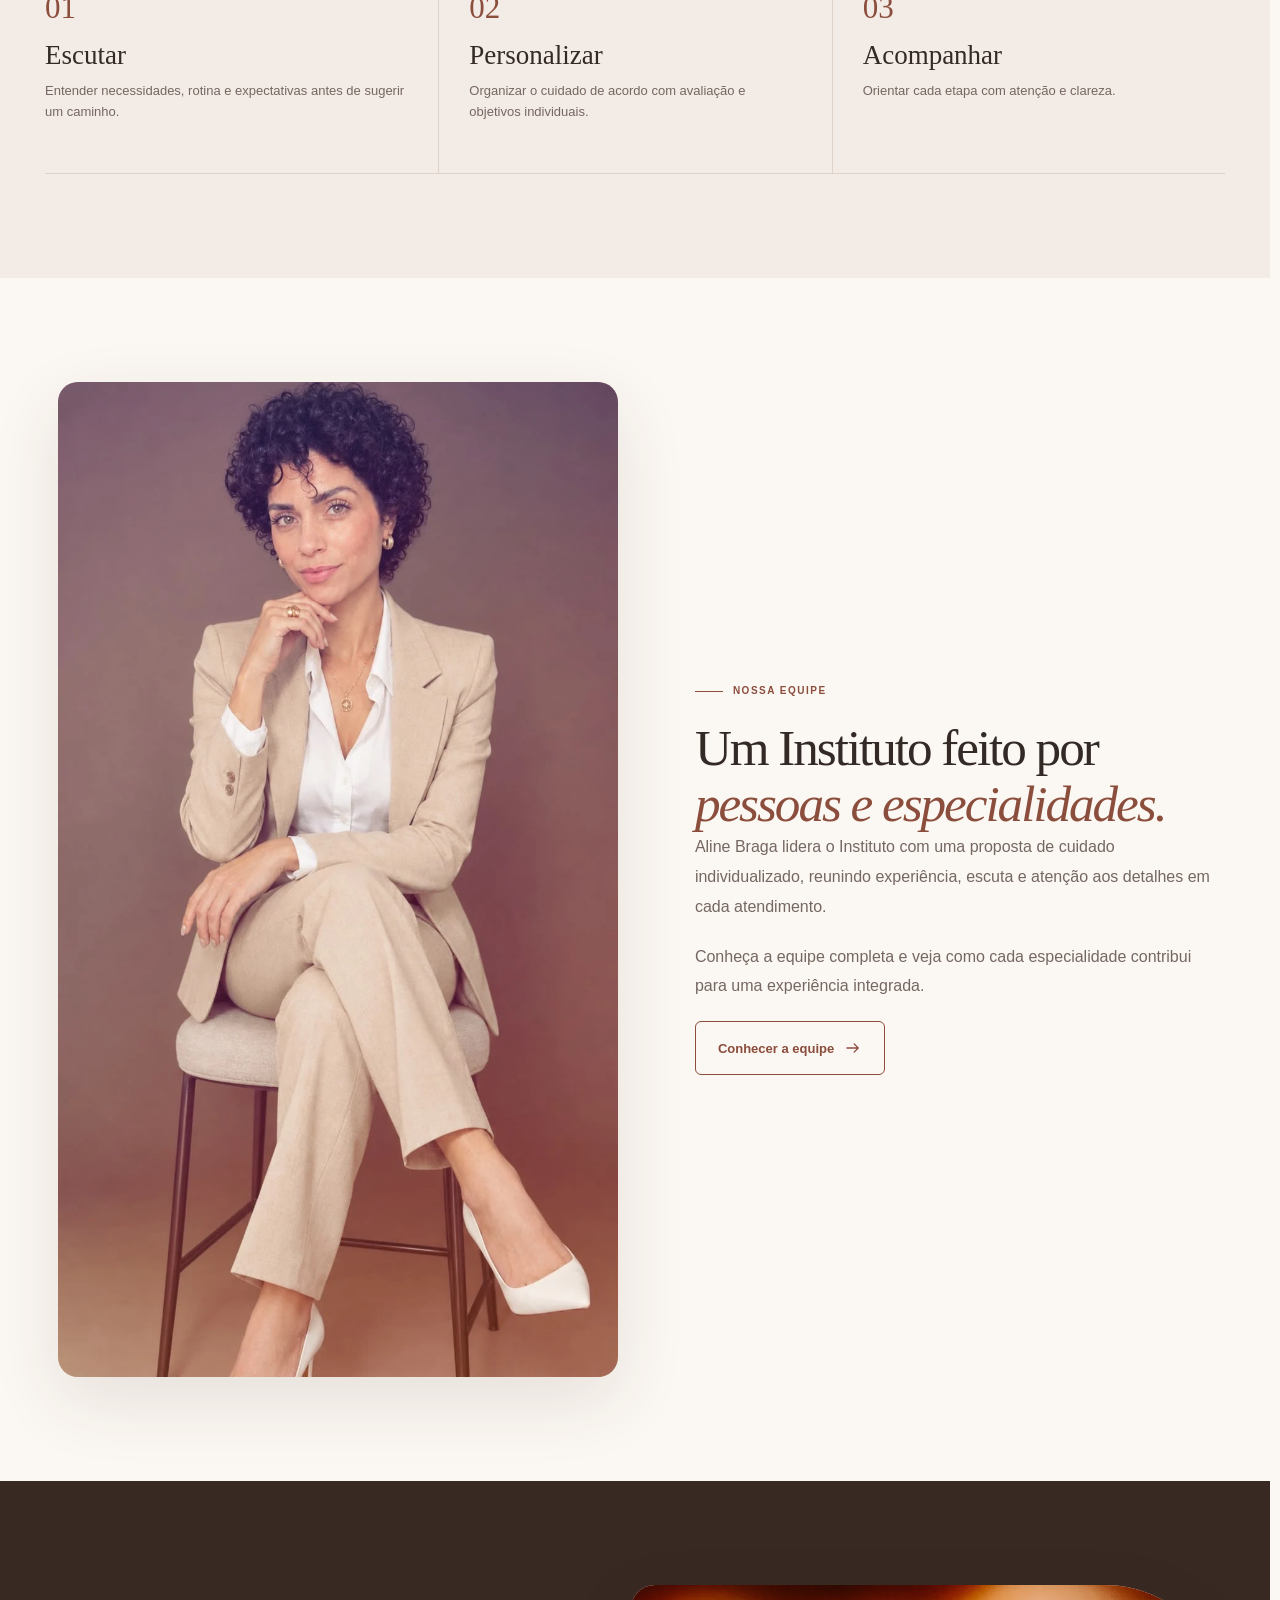
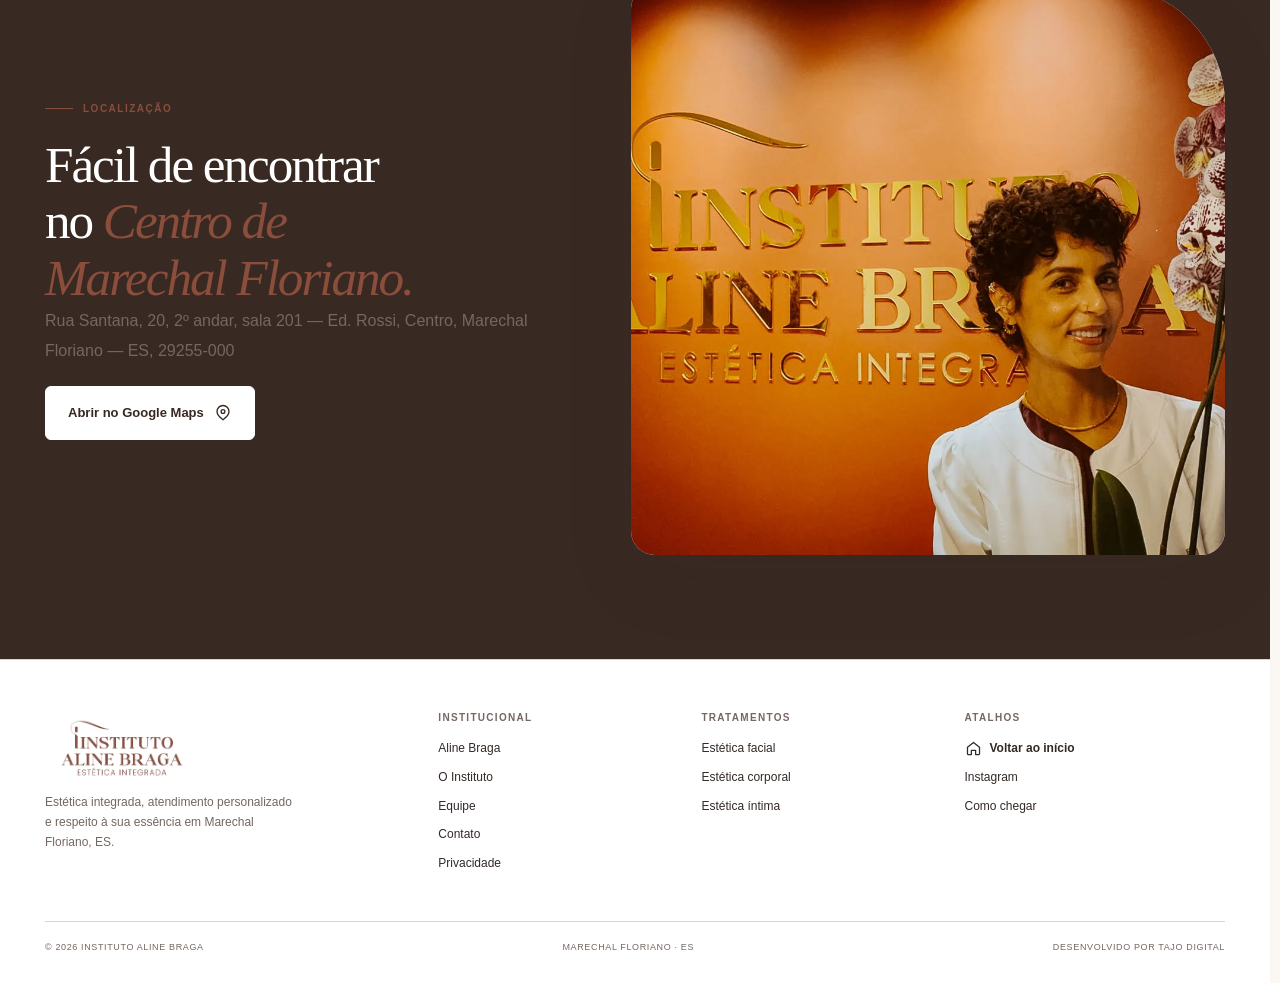
<file: instituto/index.html>
<!DOCTYPE html>

<html lang="pt-BR"><head><meta charset="utf-8"/><meta content="width=device-width,initial-scale=1,viewport-fit=cover" name="viewport"/><meta content="#8b4d3c" name="theme-color"/><meta content="light" name="color-scheme"/><title>O Instituto Aline Braga | Estética em Marechal Floriano - ES</title><meta name="description" content="Conheça o Instituto Aline Braga, espaço de estética integrada localizado no Centro de Marechal Floriano, ES, com atendimento personalizado e equipe multidisciplinar."><meta name="robots" content="index,follow,max-image-preview:large,max-snippet:-1,max-video-preview:-1"><meta content="Instituto Aline Braga" name="author"/><link rel="canonical" href="https://institutoalinebraga.com.br/instituto/"><meta content="website" property="og:type"/><meta content="pt_BR" property="og:locale"/><meta content="Instituto Aline Braga" property="og:site_name"/><meta property="og:title" content="O Instituto Aline Braga | Estética em Marechal Floriano - ES"><meta property="og:description" content="Conheça o Instituto Aline Braga, espaço de estética integrada localizado no Centro de Marechal Floriano, ES, com atendimento personalizado e equipe multidisciplinar."><meta property="og:url" content="https://institutoalinebraga.com.br/instituto/"><meta property="og:image" content="https://institutoalinebraga.com.br/assets/images/og-instituto-aline-braga.jpg"><meta property="og:image:alt" content="Instituto Aline Braga — Estética Integrada em Marechal Floriano, ES"><meta name="twitter:card" content="summary_large_image"><meta name="twitter:title" content="O Instituto Aline Braga | Estética em Marechal Floriano - ES"><meta name="twitter:description" content="Conheça o Instituto Aline Braga, espaço de estética integrada localizado no Centro de Marechal Floriano, ES, com atendimento personalizado e equipe multidisciplinar."><meta name="twitter:image" content="https://institutoalinebraga.com.br/assets/images/og-instituto-aline-braga.jpg"><link href="/manifest.webmanifest" rel="manifest"/><link href="../assets/css/styles.390c32910a.css" rel="stylesheet"/><script type="application/ld+json">{"@context":"https://schema.org","@graph":[{"@type":"HealthAndBeautyBusiness","@id":"https://institutoalinebraga.com.br/#instituto","name":"Instituto Aline Braga","url":"https://institutoalinebraga.com.br/","telephone":"+55 27 99580-0788","email":"alinebragaesteticista@hotmail.com","description":"Instituto de estética integrada em Marechal Floriano, Espírito Santo, com atendimento personalizado e cuidados faciais, corporais e íntimos.","image":["https://institutoalinebraga.com.br/assets/images/aline-no-instituto.webp","https://institutoalinebraga.com.br/assets/images/recepcao-instituto.webp","https://institutoalinebraga.com.br/assets/images/logo-ambiente.webp"],"logo":"https://institutoalinebraga.com.br/assets/images/logo-oficial.webp","address":{"@type":"PostalAddress","streetAddress":"Rua Santana, 20, 2º andar, sala 201 — Ed. Rossi","addressLocality":"Marechal Floriano","addressRegion":"ES","postalCode":"29255-000","addressCountry":"BR"},"areaServed":{"@type":"City","name":"Marechal Floriano","containedInPlace":{"@type":"State","name":"Espírito Santo"}},"hasMap":"https://www.google.com/maps/search/?api=1&query=Ed.+Rossi+Rua+Santana+20+Marechal+Floriano+ES","sameAs":["https://www.instagram.com/institutoalinebraga/"],"founder":{"@id":"https://institutoalinebraga.com.br/#aline"},"hasOfferCatalog":{"@type":"OfferCatalog","name":"Procedimentos do Instituto Aline Braga","itemListElement":[{"@type":"OfferCatalog","name":"Estética facial","itemListElement":[{"@type":"Offer","itemOffered":{"@type":"Service","name":"Limpeza de pele"}},{"@type":"Offer","itemOffered":{"@type":"Service","name":"Acompanhamento contra acne adolescente e adulto"}},{"@type":"Offer","itemOffered":{"@type":"Service","name":"Peeling químico"}},{"@type":"Offer","itemOffered":{"@type":"Service","name":"Microagulhamento"}},{"@type":"Offer","itemOffered":{"@type":"Service","name":"Tratamento para flacidez"}},{"@type":"Offer","itemOffered":{"@type":"Service","name":"Estímulo de colágeno"}},{"@type":"Offer","itemOffered":{"@type":"Service","name":"Blefaroplastia sem corte"}},{"@type":"Offer","itemOffered":{"@type":"Service","name":"Lipo de papada sem corte"}},{"@type":"Offer","itemOffered":{"@type":"Service","name":"Peeling de plasma"}},{"@type":"Offer","itemOffered":{"@type":"Service","name":"Drenagem linfática facial"}},{"@type":"Offer","itemOffered":{"@type":"Service","name":"Hidratação facial"}},{"@type":"Offer","itemOffered":{"@type":"Service","name":"Tratamento para cicatriz de acne"}},{"@type":"Offer","itemOffered":{"@type":"Service","name":"Dermaplaning"}},{"@type":"Offer","itemOffered":{"@type":"Service","name":"Nutri Gloss Labial"}}]},{"@type":"OfferCatalog","name":"Estética corporal","itemListElement":[{"@type":"Offer","itemOffered":{"@type":"Service","name":"Tratamento para gordura localizada"}},{"@type":"Offer","itemOffered":{"@type":"Service","name":"Tratamento para flacidez"}},{"@type":"Offer","itemOffered":{"@type":"Service","name":"Drenagem linfática"}},{"@type":"Offer","itemOffered":{"@type":"Service","name":"Drenagem linfática pós-operatória"}},{"@type":"Offer","itemOffered":{"@type":"Service","name":"Massagem relaxante"}},{"@type":"Offer","itemOffered":{"@type":"Service","name":"Massagem para tensão muscular com aplicação de ventosas"}},{"@type":"Offer","itemOffered":{"@type":"Service","name":"Limpeza de pele nas costas"}},{"@type":"Offer","itemOffered":{"@type":"Service","name":"Clareamento das axilas"}},{"@type":"Offer","itemOffered":{"@type":"Service","name":"Tratamento para foliculite"}},{"@type":"Offer","itemOffered":{"@type":"Service","name":"Remoção de verrugas e ceratoses"}},{"@type":"Offer","itemOffered":{"@type":"Service","name":"Esfoliação e hidratação nas costas"}},{"@type":"Offer","itemOffered":{"@type":"Service","name":"Corrente Russa – tonificação muscular"}},{"@type":"Offer","itemOffered":{"@type":"Service","name":"Radiofrequência"}},{"@type":"Offer","itemOffered":{"@type":"Service","name":"Aplicação de laser em feridas, fissura mamilar, herpes labial, pós-cirurgia e acne"}}]},{"@type":"OfferCatalog","name":"Estética íntima","itemListElement":[{"@type":"Offer","itemOffered":{"@type":"Service","name":"Depilação a laser"}},{"@type":"Offer","itemOffered":{"@type":"Service","name":"Depilação a cera"}},{"@type":"Offer","itemOffered":{"@type":"Service","name":"Clareamento íntimo"}},{"@type":"Offer","itemOffered":{"@type":"Service","name":"Rejuvenescimento íntimo"}}]}]},"foundingDate":"2012-11-19","employee":[{"@type":"Person","name":"Dra. Thaise Silveira","jobTitle":"Fisioterapia — Especialista em Depilação a Laser","image":"https://institutoalinebraga.com.br/assets/images/thaise-silveira.webp"},{"@type":"Person","name":"Michelle Firmiano","jobTitle":"Psicopedagoga e Neuropsicopedagoga","image":"https://institutoalinebraga.com.br/assets/images/michelle-firmiano.webp"},{"@type":"Person","name":"Ana Capeline","jobTitle":"Especialista em remoção de micropigmentação e tatuagem","image":"https://institutoalinebraga.com.br/assets/images/ana-capeline.webp"},{"@type":"Person","name":"Dra. Francini Martins","jobTitle":"Psicóloga","image":"https://institutoalinebraga.com.br/assets/images/francine-martins.webp"},{"@type":"Person","name":"Dra. Maria Luiza Peterle","jobTitle":"Psicóloga","image":"https://institutoalinebraga.com.br/assets/images/maria-luiza-peterle.webp"}]},{"@type":"Person","@id":"https://institutoalinebraga.com.br/#aline","name":"Aline Braga Endlich","jobTitle":"Esteticista","worksFor":{"@id":"https://institutoalinebraga.com.br/#instituto"},"description":"Esteticista por formação, pós-graduada em Saúde da Mulher e em aprofundamento em Anatomia e Fisiologia Humana."},{"@type":"WebSite","@id":"https://institutoalinebraga.com.br/#website","name":"Instituto Aline Braga","url":"https://institutoalinebraga.com.br/","inLanguage":"pt-BR","publisher":{"@id":"https://institutoalinebraga.com.br/#instituto"}},{"@type":"WebPage","@id":"https://institutoalinebraga.com.br/instituto/#pagina","url":"https://institutoalinebraga.com.br/instituto/","name":"O Instituto | Estética Integrada em Marechal Floriano, ES","description":"Conheça o espaço e a experiência de atendimento do Instituto Aline Braga, no Centro de Marechal Floriano, Espírito Santo.","inLanguage":"pt-BR","isPartOf":{"@id":"https://institutoalinebraga.com.br/#website"},"about":{"@id":"https://institutoalinebraga.com.br/#instituto"}}]}</script><meta name="googlebot" content="index,follow,max-image-preview:large,max-snippet:-1"><meta name="application-name" content="Instituto Aline Braga"><meta property="og:image:secure_url" content="https://institutoalinebraga.com.br/assets/images/og-instituto-aline-braga.jpg"><meta property="og:image:type" content="image/jpeg"><meta property="og:image:width" content="1200"><meta property="og:image:height" content="630"><meta name="twitter:image:alt" content="Instituto Aline Braga — Estética Integrada em Marechal Floriano, ES"><link rel="icon" href="/favicon.ico" sizes="any">
<link rel="icon" type="image/png" sizes="48x48" href="/assets/images/favicon-google-v14-48.png">
<link rel="icon" type="image/png" sizes="32x32" href="/assets/images/favicon-google-v14-32.png">
<link rel="apple-touch-icon" sizes="180x180" href="/assets/images/apple-touch-icon-v14.png"><meta name="geo.region" content="BR-ES"><meta name="geo.placename" content="Marechal Floriano"><script type="application/ld+json">{"@context":"https://schema.org","@type":"BreadcrumbList","itemListElement":[{"@type":"ListItem","position":1,"name":"Início","item":"https://institutoalinebraga.com.br/"},{"@type":"ListItem","position":2,"name":"O Instituto","item":"https://institutoalinebraga.com.br/instituto/"}]}</script></head><body><a class="skip-link" href="#conteudo">Ir para o conteúdo</a><div aria-hidden="true" id="scroll-progress"></div><header class="site-header"><div class="container header-inner"><a aria-label="Instituto Aline Braga — início" class="brand" href="/"><img alt="Instituto Aline Braga — Estética Integrada" height="104" src="../assets/images/logo-oficial.webp" width="206"/></a><nav aria-label="Navegação principal" class="desktop-nav"><a class="" href="/">Início</a><a class="" href="/aline-braga/">Aline Braga</a><a class="" href="/tratamentos/">Tratamentos</a><a aria-current="page" class="active" href="/instituto/">O Instituto</a><a href="/equipe/">Equipe</a><a class="" href="/contato/">Contato</a></nav><a class="button button-small header-cta" href="https://wa.me/5527995800788?text=Ol%C3%A1%2C%20Aline%21%20Vim%20pelo%20site%20do%20Instituto%20e%20gostaria%20de%20agendar%20uma%20avalia%C3%A7%C3%A3o." rel="noopener noreferrer" target="_blank">Agendar avaliação<span aria-hidden="true" class="icon icon-calendar"></span></a><button aria-controls="mobile-menu" aria-expanded="false" aria-label="Abrir menu" class="menu-toggle" type="button"><span></span><span></span></button></div><nav aria-label="Navegação mobile" class="mobile-nav" id="mobile-menu"><a href="/">Início<span aria-hidden="true" class="icon icon-arrow-right"></span></a><a href="/aline-braga/">Aline Braga<span aria-hidden="true" class="icon icon-arrow-right"></span></a><a href="/tratamentos/">Tratamentos<span aria-hidden="true" class="icon icon-arrow-right"></span></a><a aria-current="page" href="/instituto/">O Instituto<span aria-hidden="true" class="icon icon-arrow-right"></span></a><a href="/equipe/">Equipe<span aria-hidden="true" class="icon icon-arrow-right"></span></a><a href="/contato/">Contato<span aria-hidden="true" class="icon icon-arrow-right"></span></a><a class="button" href="https://wa.me/5527995800788?text=Ol%C3%A1%2C%20Aline%21%20Vim%20pelo%20site%20do%20Instituto%20e%20gostaria%20de%20agendar%20uma%20avalia%C3%A7%C3%A3o." rel="noopener noreferrer" target="_blank">Agendar avaliação<span aria-hidden="true" class="icon icon-calendar"></span></a></nav></header><main id="conteudo"><section class="page-hero"><div class="container"><nav aria-label="Você está aqui" class="breadcrumbs"><a href="/"><span aria-hidden="true" class="icon icon-home"></span>Início</a><span>/</span><span aria-current="page">O Instituto</span></nav><div class="page-hero-grid"><div><p class="eyebrow">O Instituto</p><h1>Um espaço pensado para <em>acolher, orientar e cuidar.</em></h1><p>Conheça o ambiente do Instituto Aline Braga e como funciona a experiência de atendimento.</p></div><aside class="page-hero-aside"><strong>Centro de Marechal Floriano</strong><p>Rua Santana, 20 · sala 201.</p></aside></div></div></section><section class="section"><div class="container gallery-two"><figure class="reveal"><img alt="Recepção do Instituto Aline Braga" height="701" src="../assets/images/recepcao-instituto.webp" width="720"/></figure><figure class="reveal"><img alt="Identidade visual do Instituto Aline Braga no espaço" height="510" src="../assets/images/logo-ambiente.webp" width="382"/></figure></div></section><section class="section section-soft"><div class="container"><div class="section-heading"><div><p class="eyebrow">A experiência</p><h2>Do primeiro contato ao <em>acompanhamento.</em></h2></div><p>Uma jornada simples, com informação clara e espaço para tirar dúvidas antes de decidir.</p></div><div class="experience-steps"><article><span>01</span><h3>Escutar</h3><p>Entender necessidades, rotina e expectativas antes de sugerir um caminho.</p></article><article><span>02</span><h3>Personalizar</h3><p>Organizar o cuidado de acordo com avaliação e objetivos individuais.</p></article><article><span>03</span><h3>Acompanhar</h3><p>Orientar cada etapa com atenção e clareza.</p></article></div></div></section><section class="section institute-team-callout"><div class="container team-callout-grid"><figure class="team-collage founder-portrait reveal"><img alt="Retrato de Aline Braga, fundadora do Instituto Aline Braga" height="1000" loading="lazy" src="../assets/images/aline-destaque-v8.webp" width="1500"/></figure><div class="copy reveal"><p class="eyebrow">Nossa equipe</p><h2>Um Instituto feito por <em>pessoas e especialidades.</em></h2><p>Aline Braga lidera o Instituto com uma proposta de cuidado individualizado, reunindo experiência, escuta e atenção aos detalhes em cada atendimento.</p><p>Conheça a equipe completa e veja como cada especialidade contribui para uma experiência integrada.</p><a class="button button-outline" href="/equipe/">Conhecer a equipe<span aria-hidden="true" class="icon icon-arrow-right"></span></a></div></div></section><section class="section section-dark"><div class="container split"><div class="copy"><p class="eyebrow">Localização</p><h2>Fácil de encontrar no <em>Centro de Marechal Floriano.</em></h2><p>Rua Santana, 20, 2º andar, sala 201 — Ed. Rossi, Centro, Marechal Floriano — ES, 29255-000</p><a class="button button-light" href="https://www.google.com/maps/search/?api=1&amp;query=Ed.+Rossi+Rua+Santana+20+Marechal+Floriano+ES" rel="noopener noreferrer" target="_blank">Abrir no Google Maps<span aria-hidden="true" class="icon icon-pin"></span></a></div><figure class="image-frame"><img alt="Aline Braga no Instituto Aline Braga" height="960" loading="lazy" src="../assets/images/aline-no-instituto.webp" width="1280"/></figure></div></section></main><footer class="site-footer"><div class="container footer-main"><div class="footer-brand"><a class="brand" href="/"><img alt="Instituto Aline Braga — Estética Integrada" height="104" src="../assets/images/logo-oficial.webp" width="206"/></a><p>Estética integrada, atendimento personalizado e respeito à sua essência em Marechal Floriano, ES.</p></div><div class="footer-col"><h3>Institucional</h3><a href="/aline-braga/">Aline Braga</a><a href="/instituto/">O Instituto</a><a href="/equipe/">Equipe</a><a href="/contato/">Contato</a><a href="/privacidade/">Privacidade</a></div><div class="footer-col"><h3>Tratamentos</h3><a href="/tratamentos/estetica-facial/">Estética facial</a><a href="/tratamentos/estetica-corporal/">Estética corporal</a><a href="/tratamentos/estetica-intima/">Estética íntima</a></div><div class="footer-col"><h3>Atalhos</h3><a class="back-home" href="/"><span aria-hidden="true" class="icon icon-home"></span>Voltar ao início</a><a href="https://www.instagram.com/institutoalinebraga/" rel="noopener noreferrer" target="_blank">Instagram</a><a href="https://www.google.com/maps/search/?api=1&amp;query=Ed.+Rossi+Rua+Santana+20+Marechal+Floriano+ES" rel="noopener noreferrer" target="_blank">Como chegar</a></div></div><div class="container footer-bottom"><span>© <span id="year">2026</span> Instituto Aline Braga</span><span>Marechal Floriano · ES</span><span>Desenvolvido por <a href="https://tajodigital.com.br" rel="noopener noreferrer" target="_blank">TAJO Digital</a></span></div></footer><a aria-label="Falar com o Instituto Aline Braga pelo WhatsApp" class="whatsapp-float" href="https://wa.me/5527995800788?text=Ol%C3%A1%2C%20Aline%21%20Vim%20pelo%20site%20e%20gostaria%20de%20informa%C3%A7%C3%B5es%20sobre%20uma%20avalia%C3%A7%C3%A3o." rel="noopener noreferrer" target="_blank"><span aria-hidden="true" class="icon icon-message"></span><span>Agendar avaliação</span></a><button aria-label="Voltar ao topo" id="back-to-top" type="button"><span aria-hidden="true" class="icon icon-arrow-up"></span></button><script defer="" src="../assets/js/script.cb47f47dc2.js"></script></body></html>
</file>
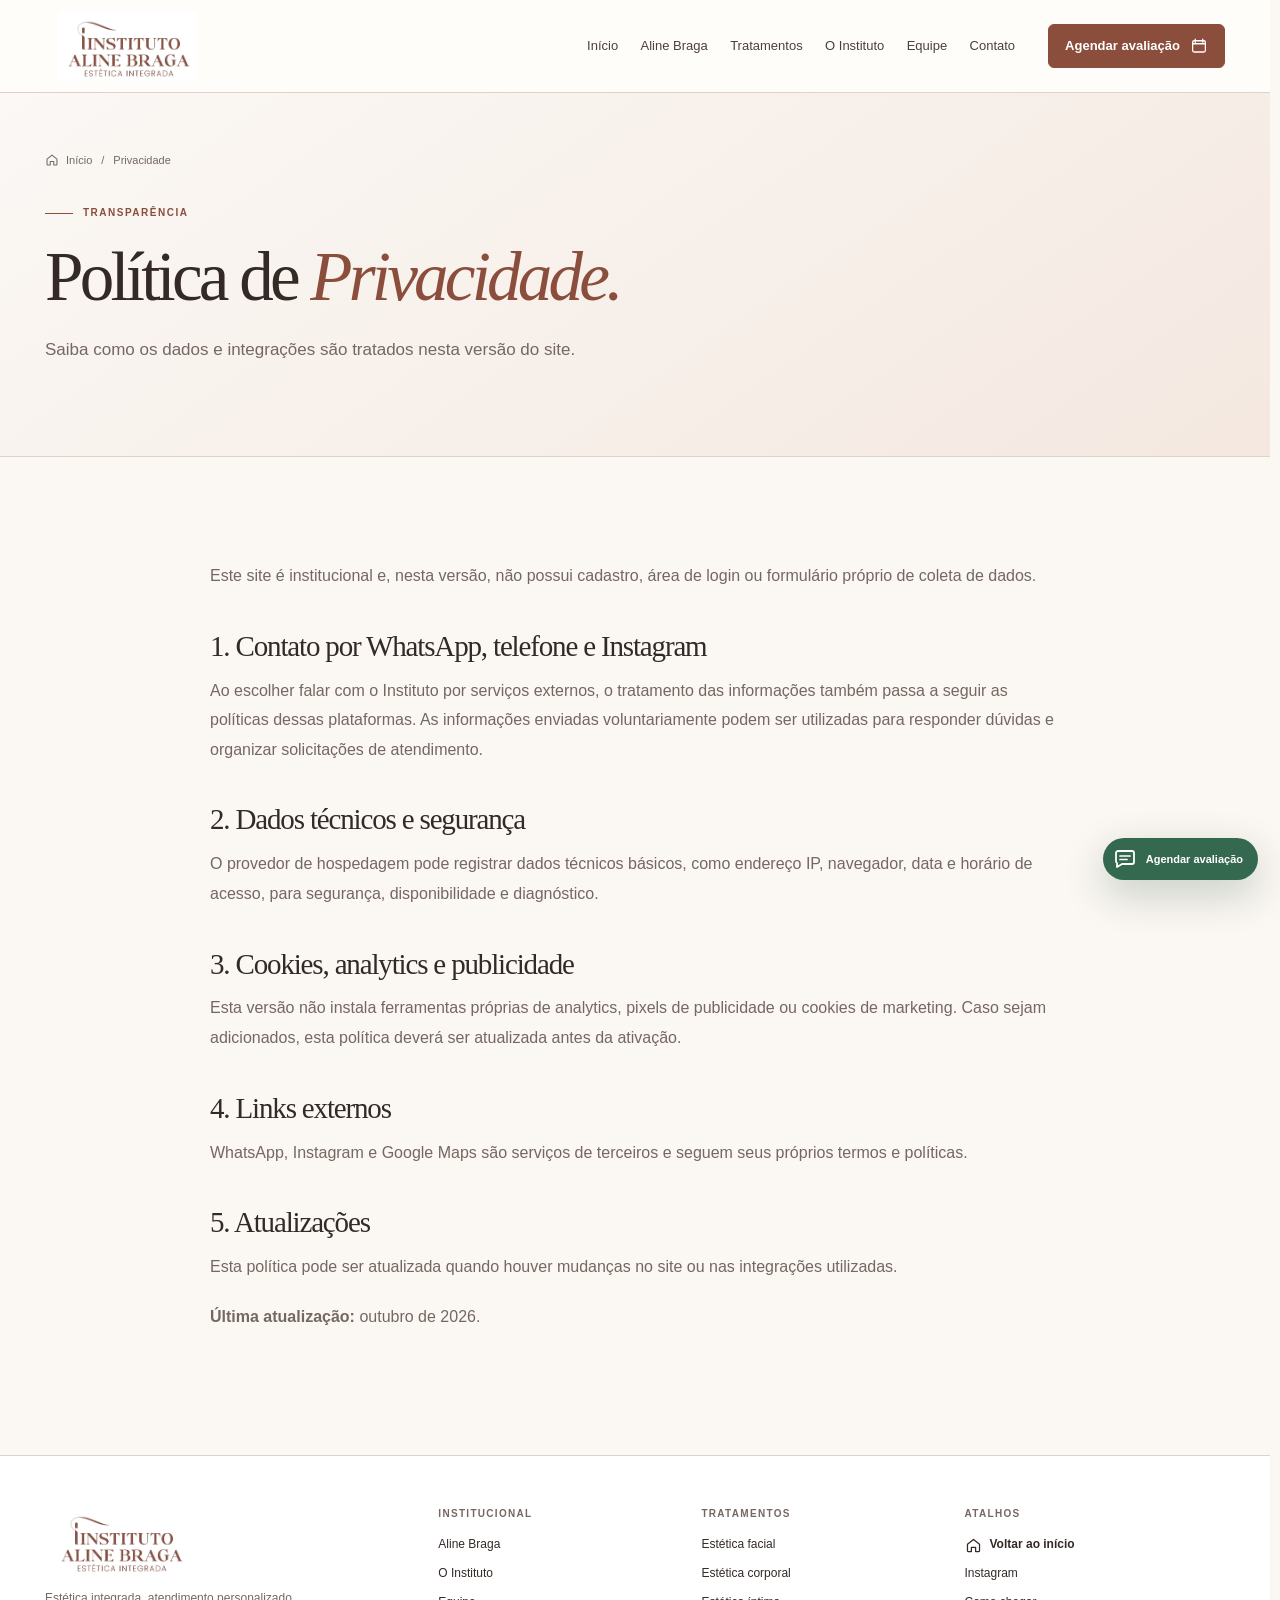
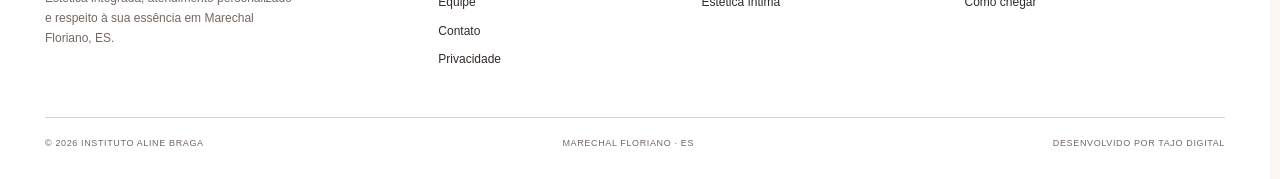
<file: privacidade/index.html>
<!DOCTYPE html>

<html lang="pt-BR"><head><meta charset="utf-8"/><meta content="width=device-width,initial-scale=1,viewport-fit=cover" name="viewport"/><meta content="#8b4d3c" name="theme-color"/><meta content="light" name="color-scheme"/><title>Política de Privacidade | Instituto Aline Braga</title><meta name="description" content="Política de Privacidade do site oficial do Instituto Aline Braga, em Marechal Floriano, Espírito Santo."><meta name="robots" content="index,follow,max-image-preview:large,max-snippet:-1,max-video-preview:-1"><meta content="Instituto Aline Braga" name="author"/><link rel="canonical" href="https://institutoalinebraga.com.br/privacidade/"><meta content="website" property="og:type"/><meta content="pt_BR" property="og:locale"/><meta content="Instituto Aline Braga" property="og:site_name"/><meta property="og:title" content="Política de Privacidade | Instituto Aline Braga"><meta property="og:description" content="Política de Privacidade do site oficial do Instituto Aline Braga, em Marechal Floriano, Espírito Santo."><meta property="og:url" content="https://institutoalinebraga.com.br/privacidade/"><meta property="og:image" content="https://institutoalinebraga.com.br/assets/images/og-instituto-aline-braga.jpg"><meta property="og:image:alt" content="Instituto Aline Braga — Estética Integrada em Marechal Floriano, ES"><meta name="twitter:card" content="summary_large_image"><meta name="twitter:title" content="Política de Privacidade | Instituto Aline Braga"><meta name="twitter:description" content="Política de Privacidade do site oficial do Instituto Aline Braga, em Marechal Floriano, Espírito Santo."><meta name="twitter:image" content="https://institutoalinebraga.com.br/assets/images/og-instituto-aline-braga.jpg"><link href="/manifest.webmanifest" rel="manifest"/><link href="../assets/css/styles.390c32910a.css" rel="stylesheet"/><script type="application/ld+json">{"@context":"https://schema.org","@graph":[{"@type":"HealthAndBeautyBusiness","@id":"https://institutoalinebraga.com.br/#instituto","name":"Instituto Aline Braga","url":"https://institutoalinebraga.com.br/","telephone":"+55 27 99580-0788","email":"alinebragaesteticista@hotmail.com","description":"Instituto de estética integrada em Marechal Floriano, Espírito Santo, com atendimento personalizado e cuidados faciais, corporais e íntimos.","image":["https://institutoalinebraga.com.br/assets/images/aline-no-instituto.webp","https://institutoalinebraga.com.br/assets/images/recepcao-instituto.webp","https://institutoalinebraga.com.br/assets/images/logo-ambiente.webp"],"logo":"https://institutoalinebraga.com.br/assets/images/logo-oficial.webp","address":{"@type":"PostalAddress","streetAddress":"Rua Santana, 20, 2º andar, sala 201 — Ed. Rossi","addressLocality":"Marechal Floriano","addressRegion":"ES","postalCode":"29255-000","addressCountry":"BR"},"areaServed":{"@type":"City","name":"Marechal Floriano","containedInPlace":{"@type":"State","name":"Espírito Santo"}},"hasMap":"https://www.google.com/maps/search/?api=1&query=Ed.+Rossi+Rua+Santana+20+Marechal+Floriano+ES","sameAs":["https://www.instagram.com/institutoalinebraga/"],"founder":{"@id":"https://institutoalinebraga.com.br/#aline"},"hasOfferCatalog":{"@type":"OfferCatalog","name":"Procedimentos do Instituto Aline Braga","itemListElement":[{"@type":"OfferCatalog","name":"Estética facial","itemListElement":[{"@type":"Offer","itemOffered":{"@type":"Service","name":"Limpeza de pele"}},{"@type":"Offer","itemOffered":{"@type":"Service","name":"Acompanhamento contra acne adolescente e adulto"}},{"@type":"Offer","itemOffered":{"@type":"Service","name":"Peeling químico"}},{"@type":"Offer","itemOffered":{"@type":"Service","name":"Microagulhamento"}},{"@type":"Offer","itemOffered":{"@type":"Service","name":"Tratamento para flacidez"}},{"@type":"Offer","itemOffered":{"@type":"Service","name":"Estímulo de colágeno"}},{"@type":"Offer","itemOffered":{"@type":"Service","name":"Blefaroplastia sem corte"}},{"@type":"Offer","itemOffered":{"@type":"Service","name":"Lipo de papada sem corte"}},{"@type":"Offer","itemOffered":{"@type":"Service","name":"Peeling de plasma"}},{"@type":"Offer","itemOffered":{"@type":"Service","name":"Drenagem linfática facial"}},{"@type":"Offer","itemOffered":{"@type":"Service","name":"Hidratação facial"}},{"@type":"Offer","itemOffered":{"@type":"Service","name":"Tratamento para cicatriz de acne"}},{"@type":"Offer","itemOffered":{"@type":"Service","name":"Dermaplaning"}},{"@type":"Offer","itemOffered":{"@type":"Service","name":"Nutri Gloss Labial"}}]},{"@type":"OfferCatalog","name":"Estética corporal","itemListElement":[{"@type":"Offer","itemOffered":{"@type":"Service","name":"Tratamento para gordura localizada"}},{"@type":"Offer","itemOffered":{"@type":"Service","name":"Tratamento para flacidez"}},{"@type":"Offer","itemOffered":{"@type":"Service","name":"Drenagem linfática"}},{"@type":"Offer","itemOffered":{"@type":"Service","name":"Drenagem linfática pós-operatória"}},{"@type":"Offer","itemOffered":{"@type":"Service","name":"Massagem relaxante"}},{"@type":"Offer","itemOffered":{"@type":"Service","name":"Massagem para tensão muscular com aplicação de ventosas"}},{"@type":"Offer","itemOffered":{"@type":"Service","name":"Limpeza de pele nas costas"}},{"@type":"Offer","itemOffered":{"@type":"Service","name":"Clareamento das axilas"}},{"@type":"Offer","itemOffered":{"@type":"Service","name":"Tratamento para foliculite"}},{"@type":"Offer","itemOffered":{"@type":"Service","name":"Remoção de verrugas e ceratoses"}},{"@type":"Offer","itemOffered":{"@type":"Service","name":"Esfoliação e hidratação nas costas"}},{"@type":"Offer","itemOffered":{"@type":"Service","name":"Corrente Russa – tonificação muscular"}},{"@type":"Offer","itemOffered":{"@type":"Service","name":"Radiofrequência"}},{"@type":"Offer","itemOffered":{"@type":"Service","name":"Aplicação de laser em feridas, fissura mamilar, herpes labial, pós-cirurgia e acne"}}]},{"@type":"OfferCatalog","name":"Estética íntima","itemListElement":[{"@type":"Offer","itemOffered":{"@type":"Service","name":"Depilação a laser"}},{"@type":"Offer","itemOffered":{"@type":"Service","name":"Depilação a cera"}},{"@type":"Offer","itemOffered":{"@type":"Service","name":"Clareamento íntimo"}},{"@type":"Offer","itemOffered":{"@type":"Service","name":"Rejuvenescimento íntimo"}}]}]},"foundingDate":"2012-11-19","employee":[{"@type":"Person","name":"Dra. Thaise Silveira","jobTitle":"Fisioterapia — Especialista em Depilação a Laser","image":"https://institutoalinebraga.com.br/assets/images/thaise-silveira.webp"},{"@type":"Person","name":"Michelle Firmiano","jobTitle":"Psicopedagoga e Neuropsicopedagoga","image":"https://institutoalinebraga.com.br/assets/images/michelle-firmiano.webp"},{"@type":"Person","name":"Ana Capeline","jobTitle":"Especialista em remoção de micropigmentação e tatuagem","image":"https://institutoalinebraga.com.br/assets/images/ana-capeline.webp"},{"@type":"Person","name":"Dra. Francini Martins","jobTitle":"Psicóloga","image":"https://institutoalinebraga.com.br/assets/images/francine-martins.webp"},{"@type":"Person","name":"Dra. Maria Luiza Peterle","jobTitle":"Psicóloga","image":"https://institutoalinebraga.com.br/assets/images/maria-luiza-peterle.webp"}]},{"@type":"Person","@id":"https://institutoalinebraga.com.br/#aline","name":"Aline Braga Endlich","jobTitle":"Esteticista","worksFor":{"@id":"https://institutoalinebraga.com.br/#instituto"},"description":"Esteticista por formação, pós-graduada em Saúde da Mulher e em aprofundamento em Anatomia e Fisiologia Humana."},{"@type":"WebSite","@id":"https://institutoalinebraga.com.br/#website","name":"Instituto Aline Braga","url":"https://institutoalinebraga.com.br/","inLanguage":"pt-BR","publisher":{"@id":"https://institutoalinebraga.com.br/#instituto"}},{"@type":"WebPage","@id":"https://institutoalinebraga.com.br/privacidade/#pagina","url":"https://institutoalinebraga.com.br/privacidade/","name":"Política de Privacidade | Instituto Aline Braga","description":"Política de privacidade do site oficial do Instituto Aline Braga.","inLanguage":"pt-BR","isPartOf":{"@id":"https://institutoalinebraga.com.br/#website"},"about":{"@id":"https://institutoalinebraga.com.br/#instituto"}}]}</script><meta name="googlebot" content="index,follow,max-image-preview:large,max-snippet:-1"><meta name="application-name" content="Instituto Aline Braga"><meta property="og:image:secure_url" content="https://institutoalinebraga.com.br/assets/images/og-instituto-aline-braga.jpg"><meta property="og:image:type" content="image/jpeg"><meta property="og:image:width" content="1200"><meta property="og:image:height" content="630"><meta name="twitter:image:alt" content="Instituto Aline Braga — Estética Integrada em Marechal Floriano, ES"><link rel="icon" href="/favicon.ico" sizes="any">
<link rel="icon" type="image/png" sizes="48x48" href="/assets/images/favicon-google-v14-48.png">
<link rel="icon" type="image/png" sizes="32x32" href="/assets/images/favicon-google-v14-32.png">
<link rel="apple-touch-icon" sizes="180x180" href="/assets/images/apple-touch-icon-v14.png"><meta name="geo.region" content="BR-ES"><meta name="geo.placename" content="Marechal Floriano"><script type="application/ld+json">{"@context":"https://schema.org","@type":"BreadcrumbList","itemListElement":[{"@type":"ListItem","position":1,"name":"Início","item":"https://institutoalinebraga.com.br/"},{"@type":"ListItem","position":2,"name":"Privacidade","item":"https://institutoalinebraga.com.br/privacidade/"}]}</script></head><body><a class="skip-link" href="#conteudo">Ir para o conteúdo</a><div aria-hidden="true" id="scroll-progress"></div><header class="site-header"><div class="container header-inner"><a aria-label="Instituto Aline Braga — início" class="brand" href="/"><img alt="Instituto Aline Braga — Estética Integrada" height="104" src="../assets/images/logo-oficial.webp" width="206"/></a><nav aria-label="Navegação principal" class="desktop-nav"><a class="" href="/">Início</a><a class="" href="/aline-braga/">Aline Braga</a><a class="" href="/tratamentos/">Tratamentos</a><a class="" href="/instituto/">O Instituto</a><a href="/equipe/">Equipe</a><a class="" href="/contato/">Contato</a></nav><a class="button button-small header-cta" href="https://wa.me/5527995800788?text=Ol%C3%A1%2C%20Aline%21%20Vim%20pelo%20site%20do%20Instituto%20e%20gostaria%20de%20agendar%20uma%20avalia%C3%A7%C3%A3o." rel="noopener noreferrer" target="_blank">Agendar avaliação<span aria-hidden="true" class="icon icon-calendar"></span></a><button aria-controls="mobile-menu" aria-expanded="false" aria-label="Abrir menu" class="menu-toggle" type="button"><span></span><span></span></button></div><nav aria-label="Navegação mobile" class="mobile-nav" id="mobile-menu"><a href="/">Início<span aria-hidden="true" class="icon icon-arrow-right"></span></a><a href="/aline-braga/">Aline Braga<span aria-hidden="true" class="icon icon-arrow-right"></span></a><a href="/tratamentos/">Tratamentos<span aria-hidden="true" class="icon icon-arrow-right"></span></a><a href="/instituto/">O Instituto<span aria-hidden="true" class="icon icon-arrow-right"></span></a><a href="/equipe/">Equipe<span aria-hidden="true" class="icon icon-arrow-right"></span></a><a href="/contato/">Contato<span aria-hidden="true" class="icon icon-arrow-right"></span></a><a class="button" href="https://wa.me/5527995800788?text=Ol%C3%A1%2C%20Aline%21%20Vim%20pelo%20site%20do%20Instituto%20e%20gostaria%20de%20agendar%20uma%20avalia%C3%A7%C3%A3o." rel="noopener noreferrer" target="_blank">Agendar avaliação<span aria-hidden="true" class="icon icon-calendar"></span></a></nav></header><main id="conteudo"><section class="page-hero"><div class="container"><nav aria-label="Você está aqui" class="breadcrumbs"><a href="/"><span aria-hidden="true" class="icon icon-home"></span>Início</a><span>/</span><span aria-current="page">Privacidade</span></nav><div class="page-hero-grid"><div><p class="eyebrow">Transparência</p><h1>Política de <em>Privacidade.</em></h1><p>Saiba como os dados e integrações são tratados nesta versão do site.</p></div></div></div></section><section class="section"><article class="container legal"><p>Este site é institucional e, nesta versão, não possui cadastro, área de login ou formulário próprio de coleta de dados.</p><h2>1. Contato por WhatsApp, telefone e Instagram</h2><p>Ao escolher falar com o Instituto por serviços externos, o tratamento das informações também passa a seguir as políticas dessas plataformas. As informações enviadas voluntariamente podem ser utilizadas para responder dúvidas e organizar solicitações de atendimento.</p><h2>2. Dados técnicos e segurança</h2><p>O provedor de hospedagem pode registrar dados técnicos básicos, como endereço IP, navegador, data e horário de acesso, para segurança, disponibilidade e diagnóstico.</p><h2>3. Cookies, analytics e publicidade</h2><p>Esta versão não instala ferramentas próprias de analytics, pixels de publicidade ou cookies de marketing. Caso sejam adicionados, esta política deverá ser atualizada antes da ativação.</p><h2>4. Links externos</h2><p>WhatsApp, Instagram e Google Maps são serviços de terceiros e seguem seus próprios termos e políticas.</p><h2>5. Atualizações</h2><p>Esta política pode ser atualizada quando houver mudanças no site ou nas integrações utilizadas.</p><p><strong>Última atualização:</strong> outubro de 2026.</p></article></section></main><footer class="site-footer"><div class="container footer-main"><div class="footer-brand"><a class="brand" href="/"><img alt="Instituto Aline Braga — Estética Integrada" height="104" src="../assets/images/logo-oficial.webp" width="206"/></a><p>Estética integrada, atendimento personalizado e respeito à sua essência em Marechal Floriano, ES.</p></div><div class="footer-col"><h3>Institucional</h3><a href="/aline-braga/">Aline Braga</a><a href="/instituto/">O Instituto</a><a href="/equipe/">Equipe</a><a href="/contato/">Contato</a><a href="/privacidade/">Privacidade</a></div><div class="footer-col"><h3>Tratamentos</h3><a href="/tratamentos/estetica-facial/">Estética facial</a><a href="/tratamentos/estetica-corporal/">Estética corporal</a><a href="/tratamentos/estetica-intima/">Estética íntima</a></div><div class="footer-col"><h3>Atalhos</h3><a class="back-home" href="/"><span aria-hidden="true" class="icon icon-home"></span>Voltar ao início</a><a href="https://www.instagram.com/institutoalinebraga/" rel="noopener noreferrer" target="_blank">Instagram</a><a href="https://www.google.com/maps/search/?api=1&amp;query=Ed.+Rossi+Rua+Santana+20+Marechal+Floriano+ES" rel="noopener noreferrer" target="_blank">Como chegar</a></div></div><div class="container footer-bottom"><span>© <span id="year">2026</span> Instituto Aline Braga</span><span>Marechal Floriano · ES</span><span>Desenvolvido por <a href="https://tajodigital.com.br" rel="noopener noreferrer" target="_blank">TAJO Digital</a></span></div></footer><a aria-label="Falar com o Instituto Aline Braga pelo WhatsApp" class="whatsapp-float" href="https://wa.me/5527995800788?text=Ol%C3%A1%2C%20Aline%21%20Vim%20pelo%20site%20e%20gostaria%20de%20informa%C3%A7%C3%B5es%20sobre%20uma%20avalia%C3%A7%C3%A3o." rel="noopener noreferrer" target="_blank"><span aria-hidden="true" class="icon icon-message"></span><span>Agendar avaliação</span></a><button aria-label="Voltar ao topo" id="back-to-top" type="button"><span aria-hidden="true" class="icon icon-arrow-up"></span></button><script defer="" src="../assets/js/script.cb47f47dc2.js"></script></body></html>
</file>
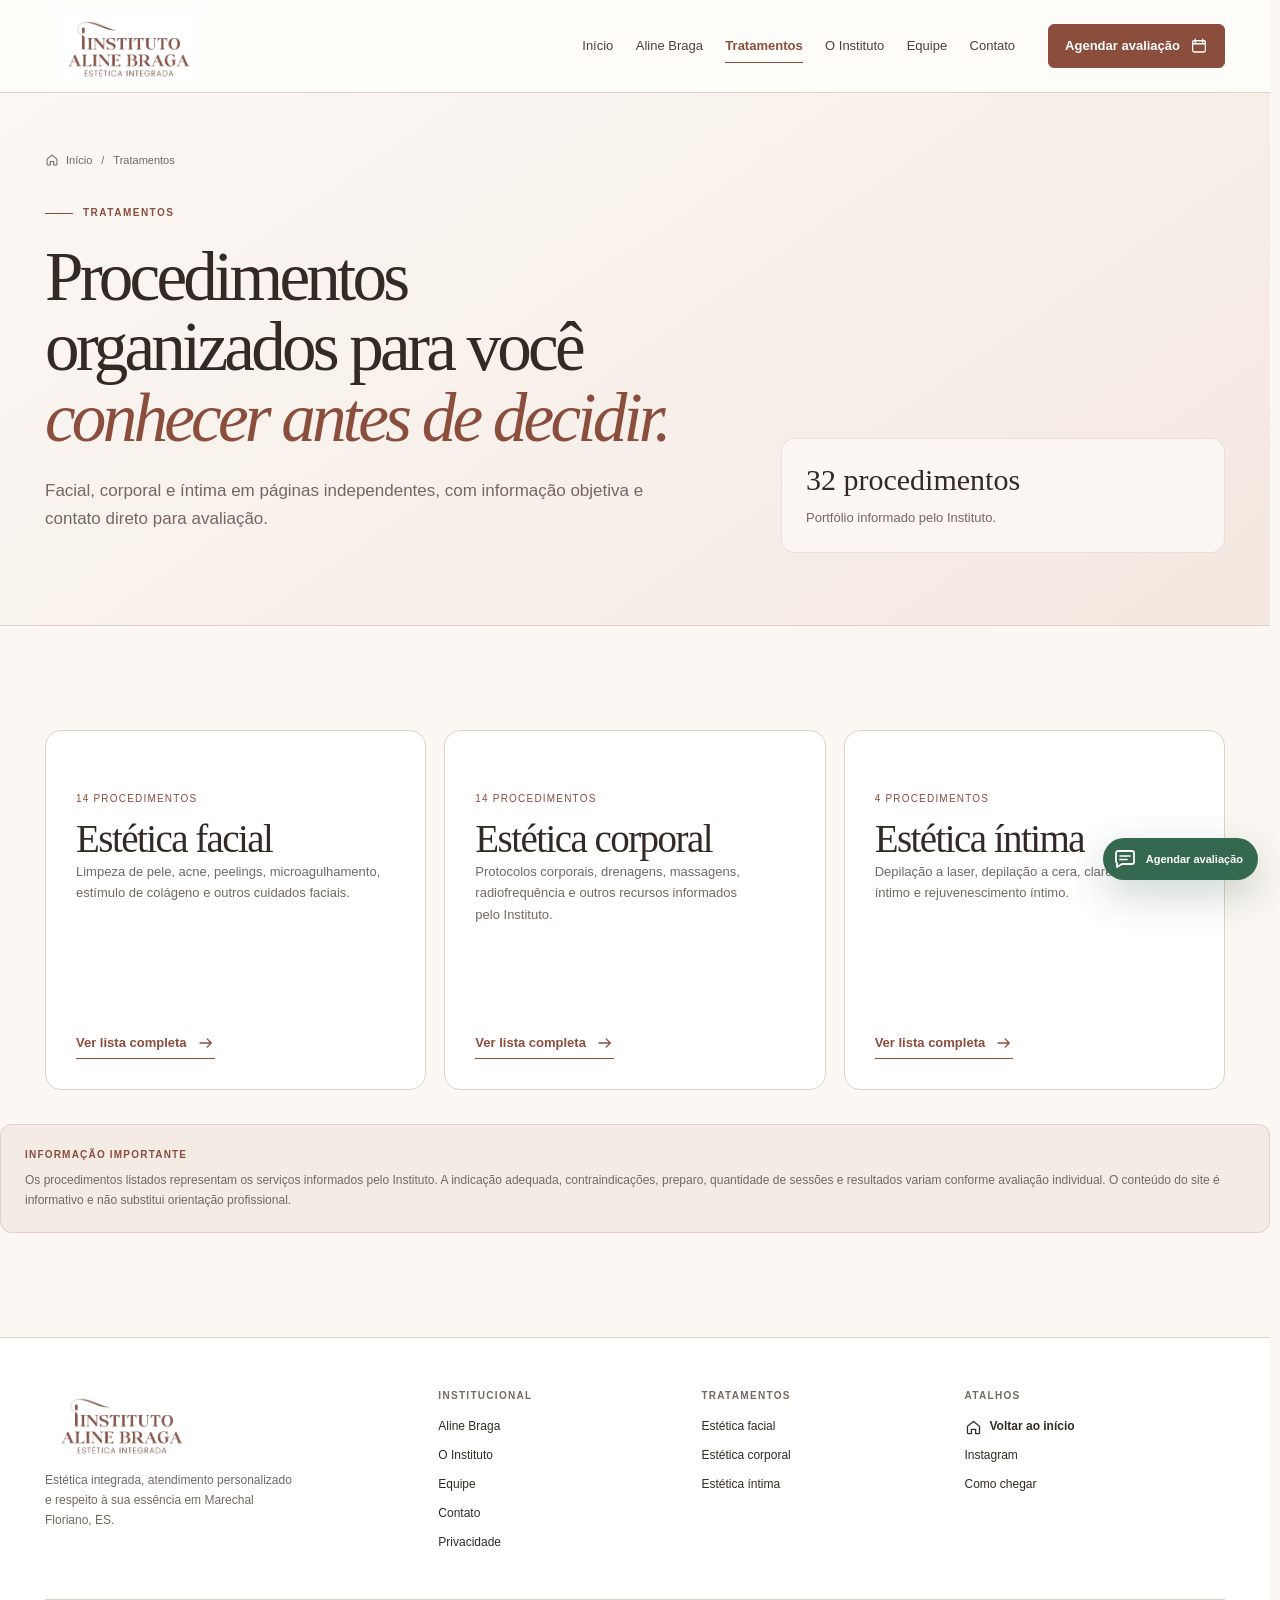
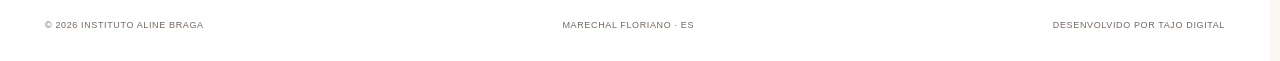
<file: tratamentos/index.html>
<!DOCTYPE html>

<html lang="pt-BR"><head><meta charset="utf-8"/><meta content="width=device-width,initial-scale=1,viewport-fit=cover" name="viewport"/><meta content="#8b4d3c" name="theme-color"/><meta content="light" name="color-scheme"/><title>Tratamentos de Estética | Instituto Aline Braga - Marechal Floriano</title><meta name="description" content="Conheça os tratamentos de estética facial, corporal e íntima do Instituto Aline Braga em Marechal Floriano, ES. Indicação definida após avaliação individual."><meta name="robots" content="index,follow,max-image-preview:large,max-snippet:-1,max-video-preview:-1"><meta content="Instituto Aline Braga" name="author"/><link rel="canonical" href="https://institutoalinebraga.com.br/tratamentos/"><meta content="website" property="og:type"/><meta content="pt_BR" property="og:locale"/><meta content="Instituto Aline Braga" property="og:site_name"/><meta property="og:title" content="Tratamentos de Estética | Instituto Aline Braga - Marechal Floriano"><meta property="og:description" content="Conheça os tratamentos de estética facial, corporal e íntima do Instituto Aline Braga em Marechal Floriano, ES. Indicação definida após avaliação individual."><meta property="og:url" content="https://institutoalinebraga.com.br/tratamentos/"><meta property="og:image" content="https://institutoalinebraga.com.br/assets/images/og-instituto-aline-braga.jpg"><meta property="og:image:alt" content="Instituto Aline Braga — Estética Integrada em Marechal Floriano, ES"><meta name="twitter:card" content="summary_large_image"><meta name="twitter:title" content="Tratamentos de Estética | Instituto Aline Braga - Marechal Floriano"><meta name="twitter:description" content="Conheça os tratamentos de estética facial, corporal e íntima do Instituto Aline Braga em Marechal Floriano, ES. Indicação definida após avaliação individual."><meta name="twitter:image" content="https://institutoalinebraga.com.br/assets/images/og-instituto-aline-braga.jpg"><link href="/manifest.webmanifest" rel="manifest"/><link href="../assets/css/styles.390c32910a.css" rel="stylesheet"/><script type="application/ld+json">{"@context":"https://schema.org","@graph":[{"@type":"HealthAndBeautyBusiness","@id":"https://institutoalinebraga.com.br/#instituto","name":"Instituto Aline Braga","url":"https://institutoalinebraga.com.br/","telephone":"+55 27 99580-0788","email":"alinebragaesteticista@hotmail.com","description":"Instituto de estética integrada em Marechal Floriano, Espírito Santo, com atendimento personalizado e cuidados faciais, corporais e íntimos.","image":["https://institutoalinebraga.com.br/assets/images/aline-no-instituto.webp","https://institutoalinebraga.com.br/assets/images/recepcao-instituto.webp","https://institutoalinebraga.com.br/assets/images/logo-ambiente.webp"],"logo":"https://institutoalinebraga.com.br/assets/images/logo-oficial.webp","address":{"@type":"PostalAddress","streetAddress":"Rua Santana, 20, 2º andar, sala 201 — Ed. Rossi","addressLocality":"Marechal Floriano","addressRegion":"ES","postalCode":"29255-000","addressCountry":"BR"},"areaServed":{"@type":"City","name":"Marechal Floriano","containedInPlace":{"@type":"State","name":"Espírito Santo"}},"hasMap":"https://www.google.com/maps/search/?api=1&query=Ed.+Rossi+Rua+Santana+20+Marechal+Floriano+ES","sameAs":["https://www.instagram.com/institutoalinebraga/"],"founder":{"@id":"https://institutoalinebraga.com.br/#aline"},"hasOfferCatalog":{"@type":"OfferCatalog","name":"Procedimentos do Instituto Aline Braga","itemListElement":[{"@type":"OfferCatalog","name":"Estética facial","itemListElement":[{"@type":"Offer","itemOffered":{"@type":"Service","name":"Limpeza de pele"}},{"@type":"Offer","itemOffered":{"@type":"Service","name":"Acompanhamento contra acne adolescente e adulto"}},{"@type":"Offer","itemOffered":{"@type":"Service","name":"Peeling químico"}},{"@type":"Offer","itemOffered":{"@type":"Service","name":"Microagulhamento"}},{"@type":"Offer","itemOffered":{"@type":"Service","name":"Tratamento para flacidez"}},{"@type":"Offer","itemOffered":{"@type":"Service","name":"Estímulo de colágeno"}},{"@type":"Offer","itemOffered":{"@type":"Service","name":"Blefaroplastia sem corte"}},{"@type":"Offer","itemOffered":{"@type":"Service","name":"Lipo de papada sem corte"}},{"@type":"Offer","itemOffered":{"@type":"Service","name":"Peeling de plasma"}},{"@type":"Offer","itemOffered":{"@type":"Service","name":"Drenagem linfática facial"}},{"@type":"Offer","itemOffered":{"@type":"Service","name":"Hidratação facial"}},{"@type":"Offer","itemOffered":{"@type":"Service","name":"Tratamento para cicatriz de acne"}},{"@type":"Offer","itemOffered":{"@type":"Service","name":"Dermaplaning"}},{"@type":"Offer","itemOffered":{"@type":"Service","name":"Nutri Gloss Labial"}}]},{"@type":"OfferCatalog","name":"Estética corporal","itemListElement":[{"@type":"Offer","itemOffered":{"@type":"Service","name":"Tratamento para gordura localizada"}},{"@type":"Offer","itemOffered":{"@type":"Service","name":"Tratamento para flacidez"}},{"@type":"Offer","itemOffered":{"@type":"Service","name":"Drenagem linfática"}},{"@type":"Offer","itemOffered":{"@type":"Service","name":"Drenagem linfática pós-operatória"}},{"@type":"Offer","itemOffered":{"@type":"Service","name":"Massagem relaxante"}},{"@type":"Offer","itemOffered":{"@type":"Service","name":"Massagem para tensão muscular com aplicação de ventosas"}},{"@type":"Offer","itemOffered":{"@type":"Service","name":"Limpeza de pele nas costas"}},{"@type":"Offer","itemOffered":{"@type":"Service","name":"Clareamento das axilas"}},{"@type":"Offer","itemOffered":{"@type":"Service","name":"Tratamento para foliculite"}},{"@type":"Offer","itemOffered":{"@type":"Service","name":"Remoção de verrugas e ceratoses"}},{"@type":"Offer","itemOffered":{"@type":"Service","name":"Esfoliação e hidratação nas costas"}},{"@type":"Offer","itemOffered":{"@type":"Service","name":"Corrente Russa – tonificação muscular"}},{"@type":"Offer","itemOffered":{"@type":"Service","name":"Radiofrequência"}},{"@type":"Offer","itemOffered":{"@type":"Service","name":"Aplicação de laser em feridas, fissura mamilar, herpes labial, pós-cirurgia e acne"}}]},{"@type":"OfferCatalog","name":"Estética íntima","itemListElement":[{"@type":"Offer","itemOffered":{"@type":"Service","name":"Depilação a laser"}},{"@type":"Offer","itemOffered":{"@type":"Service","name":"Depilação a cera"}},{"@type":"Offer","itemOffered":{"@type":"Service","name":"Clareamento íntimo"}},{"@type":"Offer","itemOffered":{"@type":"Service","name":"Rejuvenescimento íntimo"}}]}]},"foundingDate":"2012-11-19","employee":[{"@type":"Person","name":"Dra. Thaise Silveira","jobTitle":"Fisioterapia — Especialista em Depilação a Laser","image":"https://institutoalinebraga.com.br/assets/images/thaise-silveira.webp"},{"@type":"Person","name":"Michelle Firmiano","jobTitle":"Psicopedagoga e Neuropsicopedagoga","image":"https://institutoalinebraga.com.br/assets/images/michelle-firmiano.webp"},{"@type":"Person","name":"Ana Capeline","jobTitle":"Especialista em remoção de micropigmentação e tatuagem","image":"https://institutoalinebraga.com.br/assets/images/ana-capeline.webp"},{"@type":"Person","name":"Dra. Francini Martins","jobTitle":"Psicóloga","image":"https://institutoalinebraga.com.br/assets/images/francine-martins.webp"},{"@type":"Person","name":"Dra. Maria Luiza Peterle","jobTitle":"Psicóloga","image":"https://institutoalinebraga.com.br/assets/images/maria-luiza-peterle.webp"}]},{"@type":"Person","@id":"https://institutoalinebraga.com.br/#aline","name":"Aline Braga Endlich","jobTitle":"Esteticista","worksFor":{"@id":"https://institutoalinebraga.com.br/#instituto"},"description":"Esteticista por formação, pós-graduada em Saúde da Mulher e em aprofundamento em Anatomia e Fisiologia Humana."},{"@type":"WebSite","@id":"https://institutoalinebraga.com.br/#website","name":"Instituto Aline Braga","url":"https://institutoalinebraga.com.br/","inLanguage":"pt-BR","publisher":{"@id":"https://institutoalinebraga.com.br/#instituto"}},{"@type":"WebPage","@id":"https://institutoalinebraga.com.br/tratamentos/#pagina","url":"https://institutoalinebraga.com.br/tratamentos/","name":"Tratamentos de Estética em Marechal Floriano | Instituto Aline Braga","description":"Conheça os procedimentos de estética facial, corporal e íntima do Instituto Aline Braga em Marechal Floriano, ES.","inLanguage":"pt-BR","isPartOf":{"@id":"https://institutoalinebraga.com.br/#website"},"about":{"@id":"https://institutoalinebraga.com.br/#instituto"}}]}</script><meta name="googlebot" content="index,follow,max-image-preview:large,max-snippet:-1"><meta name="application-name" content="Instituto Aline Braga"><meta property="og:image:secure_url" content="https://institutoalinebraga.com.br/assets/images/og-instituto-aline-braga.jpg"><meta property="og:image:type" content="image/jpeg"><meta property="og:image:width" content="1200"><meta property="og:image:height" content="630"><meta name="twitter:image:alt" content="Instituto Aline Braga — Estética Integrada em Marechal Floriano, ES"><link rel="icon" href="/favicon.ico" sizes="any">
<link rel="icon" type="image/png" sizes="48x48" href="/assets/images/favicon-google-v14-48.png">
<link rel="icon" type="image/png" sizes="32x32" href="/assets/images/favicon-google-v14-32.png">
<link rel="apple-touch-icon" sizes="180x180" href="/assets/images/apple-touch-icon-v14.png"><meta name="geo.region" content="BR-ES"><meta name="geo.placename" content="Marechal Floriano"><script type="application/ld+json">{"@context":"https://schema.org","@type":"BreadcrumbList","itemListElement":[{"@type":"ListItem","position":1,"name":"Início","item":"https://institutoalinebraga.com.br/"},{"@type":"ListItem","position":2,"name":"Tratamentos","item":"https://institutoalinebraga.com.br/tratamentos/"}]}</script></head><body><a class="skip-link" href="#conteudo">Ir para o conteúdo</a><div aria-hidden="true" id="scroll-progress"></div><header class="site-header"><div class="container header-inner"><a aria-label="Instituto Aline Braga — início" class="brand" href="/"><img alt="Instituto Aline Braga — Estética Integrada" height="104" src="../assets/images/logo-oficial.webp" width="206"/></a><nav aria-label="Navegação principal" class="desktop-nav"><a class="" href="/">Início</a><a class="" href="/aline-braga/">Aline Braga</a><a aria-current="page" class="active" href="/tratamentos/">Tratamentos</a><a class="" href="/instituto/">O Instituto</a><a href="/equipe/">Equipe</a><a class="" href="/contato/">Contato</a></nav><a class="button button-small header-cta" href="https://wa.me/5527995800788?text=Ol%C3%A1%2C%20Aline%21%20Vim%20pelo%20site%20do%20Instituto%20e%20gostaria%20de%20agendar%20uma%20avalia%C3%A7%C3%A3o." rel="noopener noreferrer" target="_blank">Agendar avaliação<span aria-hidden="true" class="icon icon-calendar"></span></a><button aria-controls="mobile-menu" aria-expanded="false" aria-label="Abrir menu" class="menu-toggle" type="button"><span></span><span></span></button></div><nav aria-label="Navegação mobile" class="mobile-nav" id="mobile-menu"><a href="/">Início<span aria-hidden="true" class="icon icon-arrow-right"></span></a><a href="/aline-braga/">Aline Braga<span aria-hidden="true" class="icon icon-arrow-right"></span></a><a aria-current="page" href="/tratamentos/">Tratamentos<span aria-hidden="true" class="icon icon-arrow-right"></span></a><a href="/instituto/">O Instituto<span aria-hidden="true" class="icon icon-arrow-right"></span></a><a href="/equipe/">Equipe<span aria-hidden="true" class="icon icon-arrow-right"></span></a><a href="/contato/">Contato<span aria-hidden="true" class="icon icon-arrow-right"></span></a><a class="button" href="https://wa.me/5527995800788?text=Ol%C3%A1%2C%20Aline%21%20Vim%20pelo%20site%20do%20Instituto%20e%20gostaria%20de%20agendar%20uma%20avalia%C3%A7%C3%A3o." rel="noopener noreferrer" target="_blank">Agendar avaliação<span aria-hidden="true" class="icon icon-calendar"></span></a></nav></header><main id="conteudo"><section class="page-hero"><div class="container"><nav aria-label="Você está aqui" class="breadcrumbs"><a href="/"><span aria-hidden="true" class="icon icon-home"></span>Início</a><span>/</span><span aria-current="page">Tratamentos</span></nav><div class="page-hero-grid"><div><p class="eyebrow">Tratamentos</p><h1>Procedimentos organizados para você <em>conhecer antes de decidir.</em></h1><p>Facial, corporal e íntima em páginas independentes, com informação objetiva e contato direto para avaliação.</p></div><aside class="page-hero-aside"><strong>32 procedimentos</strong><p>Portfólio informado pelo Instituto.</p></aside></div></div></section><section class="section"><div class="container category-grid"><article class="category-card reveal"><span class="count">14 procedimentos</span><h2>Estética facial</h2><p>Limpeza de pele, acne, peelings, microagulhamento, estímulo de colágeno e outros cuidados faciais.</p><a class="text-link" href="/tratamentos/estetica-facial/">Ver lista completa<span aria-hidden="true" class="icon icon-arrow-right"></span></a></article><article class="category-card reveal"><span class="count">14 procedimentos</span><h2>Estética corporal</h2><p>Protocolos corporais, drenagens, massagens, radiofrequência e outros recursos informados pelo Instituto.</p><a class="text-link" href="/tratamentos/estetica-corporal/">Ver lista completa<span aria-hidden="true" class="icon icon-arrow-right"></span></a></article><article class="category-card reveal"><span class="count">4 procedimentos</span><h2>Estética íntima</h2><p>Depilação a laser, depilação a cera, clareamento íntimo e rejuvenescimento íntimo.</p><a class="text-link" href="/tratamentos/estetica-intima/">Ver lista completa<span aria-hidden="true" class="icon icon-arrow-right"></span></a></article></div><div class="disclaimer"><strong>Informação importante</strong><p>Os procedimentos listados representam os serviços informados pelo Instituto. A indicação adequada, contraindicações, preparo, quantidade de sessões e resultados variam conforme avaliação individual. O conteúdo do site é informativo e não substitui orientação profissional.</p></div></section></main><footer class="site-footer"><div class="container footer-main"><div class="footer-brand"><a class="brand" href="/"><img alt="Instituto Aline Braga — Estética Integrada" height="104" src="../assets/images/logo-oficial.webp" width="206"/></a><p>Estética integrada, atendimento personalizado e respeito à sua essência em Marechal Floriano, ES.</p></div><div class="footer-col"><h3>Institucional</h3><a href="/aline-braga/">Aline Braga</a><a href="/instituto/">O Instituto</a><a href="/equipe/">Equipe</a><a href="/contato/">Contato</a><a href="/privacidade/">Privacidade</a></div><div class="footer-col"><h3>Tratamentos</h3><a href="/tratamentos/estetica-facial/">Estética facial</a><a href="/tratamentos/estetica-corporal/">Estética corporal</a><a href="/tratamentos/estetica-intima/">Estética íntima</a></div><div class="footer-col"><h3>Atalhos</h3><a class="back-home" href="/"><span aria-hidden="true" class="icon icon-home"></span>Voltar ao início</a><a href="https://www.instagram.com/institutoalinebraga/" rel="noopener noreferrer" target="_blank">Instagram</a><a href="https://www.google.com/maps/search/?api=1&amp;query=Ed.+Rossi+Rua+Santana+20+Marechal+Floriano+ES" rel="noopener noreferrer" target="_blank">Como chegar</a></div></div><div class="container footer-bottom"><span>© <span id="year">2026</span> Instituto Aline Braga</span><span>Marechal Floriano · ES</span><span>Desenvolvido por <a href="https://tajodigital.com.br" rel="noopener noreferrer" target="_blank">TAJO Digital</a></span></div></footer><a aria-label="Falar com o Instituto Aline Braga pelo WhatsApp" class="whatsapp-float" href="https://wa.me/5527995800788?text=Ol%C3%A1%2C%20Aline%21%20Vim%20pelo%20site%20e%20gostaria%20de%20informa%C3%A7%C3%B5es%20sobre%20uma%20avalia%C3%A7%C3%A3o." rel="noopener noreferrer" target="_blank"><span aria-hidden="true" class="icon icon-message"></span><span>Agendar avaliação</span></a><button aria-label="Voltar ao topo" id="back-to-top" type="button"><span aria-hidden="true" class="icon icon-arrow-up"></span></button><script defer="" src="../assets/js/script.cb47f47dc2.js"></script></body></html>
</file>
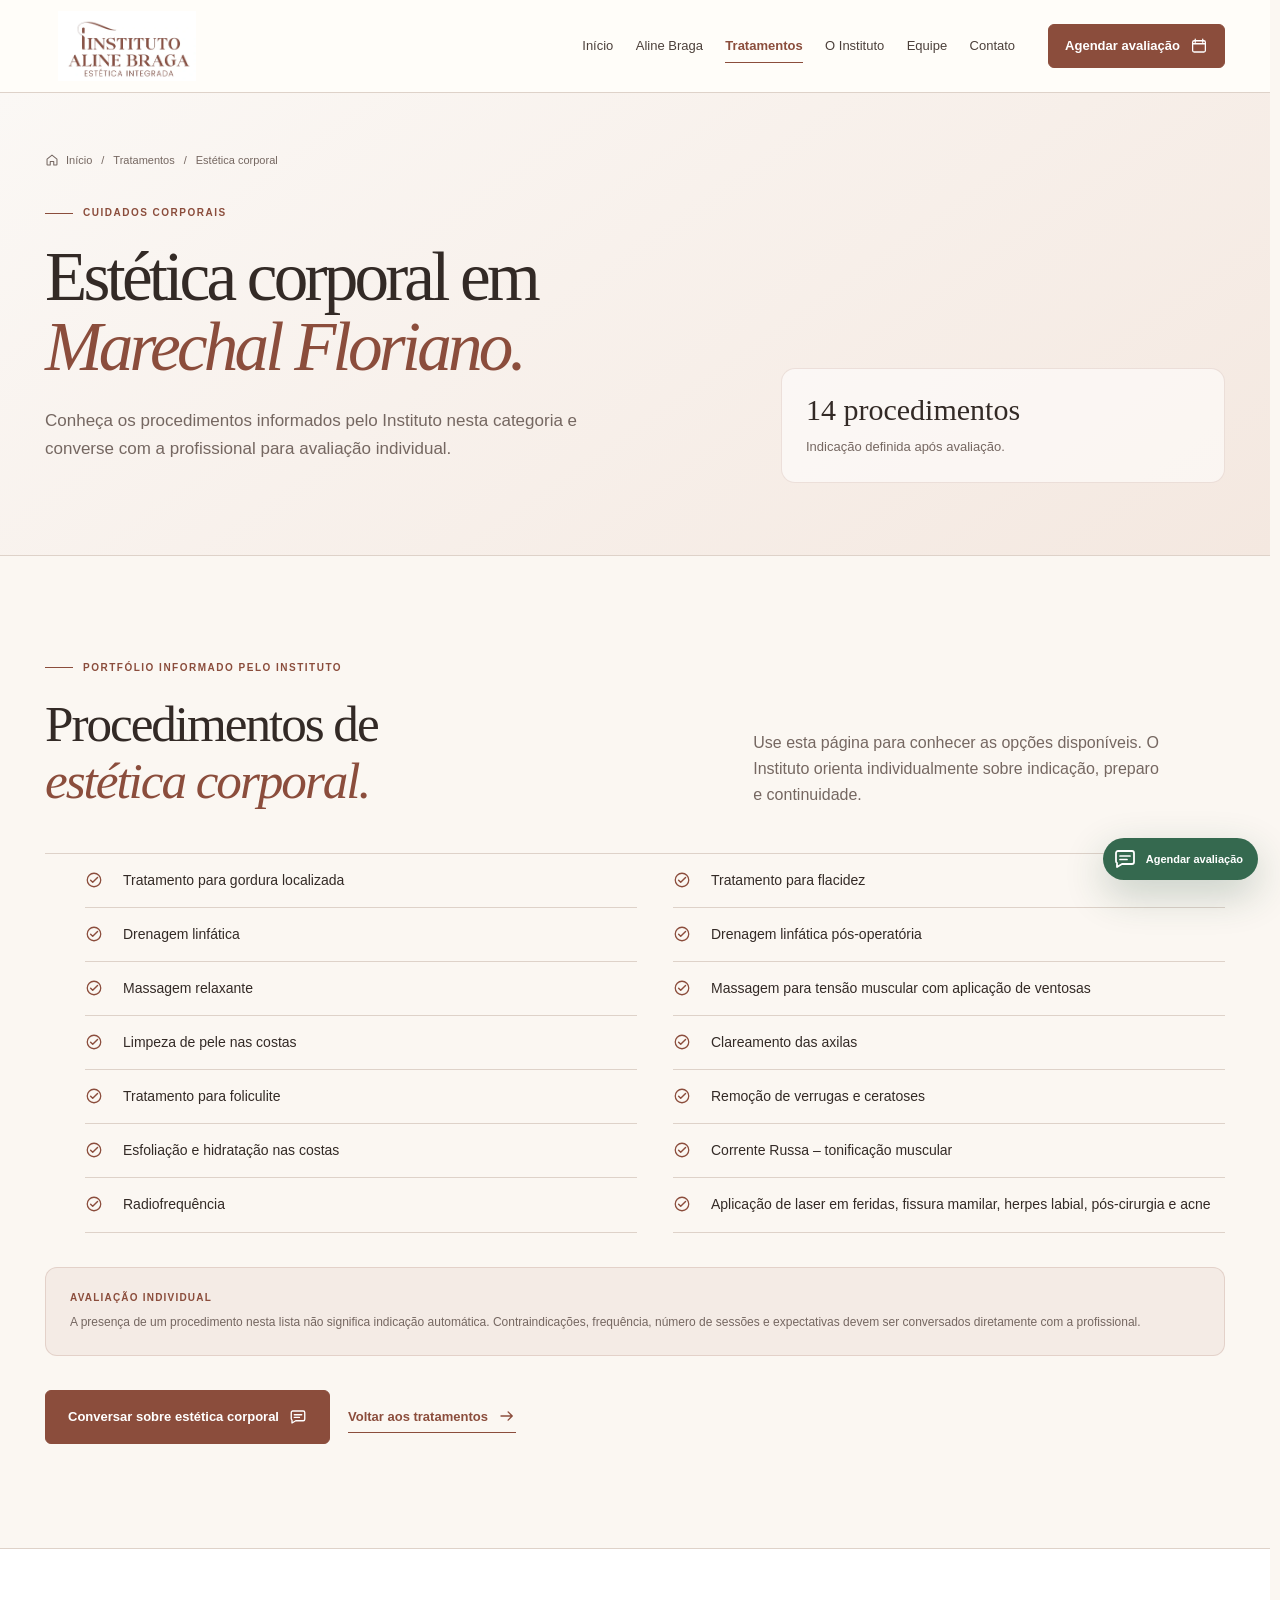
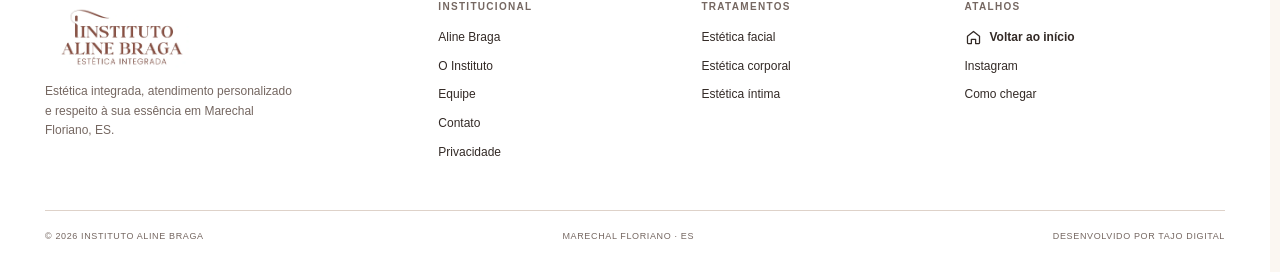
<file: tratamentos/estetica-corporal/index.html>
<!DOCTYPE html>

<html lang="pt-BR"><head><meta charset="utf-8"/><meta content="width=device-width,initial-scale=1,viewport-fit=cover" name="viewport"/><meta content="#8b4d3c" name="theme-color"/><meta content="light" name="color-scheme"/><title>Estética Corporal em Marechal Floriano | Instituto Aline Braga</title><meta name="description" content="Estética corporal no Instituto Aline Braga em Marechal Floriano, ES, com drenagem, massagens, radiofrequência e protocolos individualizados."><meta name="robots" content="index,follow,max-image-preview:large,max-snippet:-1,max-video-preview:-1"><meta content="Instituto Aline Braga" name="author"/><link rel="canonical" href="https://institutoalinebraga.com.br/tratamentos/estetica-corporal/"><meta content="website" property="og:type"/><meta content="pt_BR" property="og:locale"/><meta content="Instituto Aline Braga" property="og:site_name"/><meta property="og:title" content="Estética Corporal em Marechal Floriano | Instituto Aline Braga"><meta property="og:description" content="Estética corporal no Instituto Aline Braga em Marechal Floriano, ES, com drenagem, massagens, radiofrequência e protocolos individualizados."><meta property="og:url" content="https://institutoalinebraga.com.br/tratamentos/estetica-corporal/"><meta property="og:image" content="https://institutoalinebraga.com.br/assets/images/og-instituto-aline-braga.jpg"><meta property="og:image:alt" content="Instituto Aline Braga — Estética Integrada em Marechal Floriano, ES"><meta name="twitter:card" content="summary_large_image"><meta name="twitter:title" content="Estética Corporal em Marechal Floriano | Instituto Aline Braga"><meta name="twitter:description" content="Estética corporal no Instituto Aline Braga em Marechal Floriano, ES, com drenagem, massagens, radiofrequência e protocolos individualizados."><meta name="twitter:image" content="https://institutoalinebraga.com.br/assets/images/og-instituto-aline-braga.jpg"><link href="/manifest.webmanifest" rel="manifest"/><link href="../../assets/css/styles.390c32910a.css" rel="stylesheet"/><script type="application/ld+json">{"@context":"https://schema.org","@graph":[{"@type":"HealthAndBeautyBusiness","@id":"https://institutoalinebraga.com.br/#instituto","name":"Instituto Aline Braga","url":"https://institutoalinebraga.com.br/","telephone":"+55 27 99580-0788","email":"alinebragaesteticista@hotmail.com","description":"Instituto de estética integrada em Marechal Floriano, Espírito Santo, com atendimento personalizado e cuidados faciais, corporais e íntimos.","image":["https://institutoalinebraga.com.br/assets/images/aline-no-instituto.webp","https://institutoalinebraga.com.br/assets/images/recepcao-instituto.webp","https://institutoalinebraga.com.br/assets/images/logo-ambiente.webp"],"logo":"https://institutoalinebraga.com.br/assets/images/logo-oficial.webp","address":{"@type":"PostalAddress","streetAddress":"Rua Santana, 20, 2º andar, sala 201 — Ed. Rossi","addressLocality":"Marechal Floriano","addressRegion":"ES","postalCode":"29255-000","addressCountry":"BR"},"areaServed":{"@type":"City","name":"Marechal Floriano","containedInPlace":{"@type":"State","name":"Espírito Santo"}},"hasMap":"https://www.google.com/maps/search/?api=1&query=Ed.+Rossi+Rua+Santana+20+Marechal+Floriano+ES","sameAs":["https://www.instagram.com/institutoalinebraga/"],"founder":{"@id":"https://institutoalinebraga.com.br/#aline"},"hasOfferCatalog":{"@type":"OfferCatalog","name":"Procedimentos do Instituto Aline Braga","itemListElement":[{"@type":"OfferCatalog","name":"Estética facial","itemListElement":[{"@type":"Offer","itemOffered":{"@type":"Service","name":"Limpeza de pele"}},{"@type":"Offer","itemOffered":{"@type":"Service","name":"Acompanhamento contra acne adolescente e adulto"}},{"@type":"Offer","itemOffered":{"@type":"Service","name":"Peeling químico"}},{"@type":"Offer","itemOffered":{"@type":"Service","name":"Microagulhamento"}},{"@type":"Offer","itemOffered":{"@type":"Service","name":"Tratamento para flacidez"}},{"@type":"Offer","itemOffered":{"@type":"Service","name":"Estímulo de colágeno"}},{"@type":"Offer","itemOffered":{"@type":"Service","name":"Blefaroplastia sem corte"}},{"@type":"Offer","itemOffered":{"@type":"Service","name":"Lipo de papada sem corte"}},{"@type":"Offer","itemOffered":{"@type":"Service","name":"Peeling de plasma"}},{"@type":"Offer","itemOffered":{"@type":"Service","name":"Drenagem linfática facial"}},{"@type":"Offer","itemOffered":{"@type":"Service","name":"Hidratação facial"}},{"@type":"Offer","itemOffered":{"@type":"Service","name":"Tratamento para cicatriz de acne"}},{"@type":"Offer","itemOffered":{"@type":"Service","name":"Dermaplaning"}},{"@type":"Offer","itemOffered":{"@type":"Service","name":"Nutri Gloss Labial"}}]},{"@type":"OfferCatalog","name":"Estética corporal","itemListElement":[{"@type":"Offer","itemOffered":{"@type":"Service","name":"Tratamento para gordura localizada"}},{"@type":"Offer","itemOffered":{"@type":"Service","name":"Tratamento para flacidez"}},{"@type":"Offer","itemOffered":{"@type":"Service","name":"Drenagem linfática"}},{"@type":"Offer","itemOffered":{"@type":"Service","name":"Drenagem linfática pós-operatória"}},{"@type":"Offer","itemOffered":{"@type":"Service","name":"Massagem relaxante"}},{"@type":"Offer","itemOffered":{"@type":"Service","name":"Massagem para tensão muscular com aplicação de ventosas"}},{"@type":"Offer","itemOffered":{"@type":"Service","name":"Limpeza de pele nas costas"}},{"@type":"Offer","itemOffered":{"@type":"Service","name":"Clareamento das axilas"}},{"@type":"Offer","itemOffered":{"@type":"Service","name":"Tratamento para foliculite"}},{"@type":"Offer","itemOffered":{"@type":"Service","name":"Remoção de verrugas e ceratoses"}},{"@type":"Offer","itemOffered":{"@type":"Service","name":"Esfoliação e hidratação nas costas"}},{"@type":"Offer","itemOffered":{"@type":"Service","name":"Corrente Russa – tonificação muscular"}},{"@type":"Offer","itemOffered":{"@type":"Service","name":"Radiofrequência"}},{"@type":"Offer","itemOffered":{"@type":"Service","name":"Aplicação de laser em feridas, fissura mamilar, herpes labial, pós-cirurgia e acne"}}]},{"@type":"OfferCatalog","name":"Estética íntima","itemListElement":[{"@type":"Offer","itemOffered":{"@type":"Service","name":"Depilação a laser"}},{"@type":"Offer","itemOffered":{"@type":"Service","name":"Depilação a cera"}},{"@type":"Offer","itemOffered":{"@type":"Service","name":"Clareamento íntimo"}},{"@type":"Offer","itemOffered":{"@type":"Service","name":"Rejuvenescimento íntimo"}}]}]},"foundingDate":"2012-11-19","employee":[{"@type":"Person","name":"Dra. Thaise Silveira","jobTitle":"Fisioterapia — Especialista em Depilação a Laser","image":"https://institutoalinebraga.com.br/assets/images/thaise-silveira.webp"},{"@type":"Person","name":"Michelle Firmiano","jobTitle":"Psicopedagoga e Neuropsicopedagoga","image":"https://institutoalinebraga.com.br/assets/images/michelle-firmiano.webp"},{"@type":"Person","name":"Ana Capeline","jobTitle":"Especialista em remoção de micropigmentação e tatuagem","image":"https://institutoalinebraga.com.br/assets/images/ana-capeline.webp"},{"@type":"Person","name":"Dra. Francini Martins","jobTitle":"Psicóloga","image":"https://institutoalinebraga.com.br/assets/images/francine-martins.webp"},{"@type":"Person","name":"Dra. Maria Luiza Peterle","jobTitle":"Psicóloga","image":"https://institutoalinebraga.com.br/assets/images/maria-luiza-peterle.webp"}]},{"@type":"Person","@id":"https://institutoalinebraga.com.br/#aline","name":"Aline Braga Endlich","jobTitle":"Esteticista","worksFor":{"@id":"https://institutoalinebraga.com.br/#instituto"},"description":"Esteticista por formação, pós-graduada em Saúde da Mulher e em aprofundamento em Anatomia e Fisiologia Humana."},{"@type":"WebSite","@id":"https://institutoalinebraga.com.br/#website","name":"Instituto Aline Braga","url":"https://institutoalinebraga.com.br/","inLanguage":"pt-BR","publisher":{"@id":"https://institutoalinebraga.com.br/#instituto"}},{"@type":"WebPage","@id":"https://institutoalinebraga.com.br/tratamentos/estetica-corporal/#pagina","url":"https://institutoalinebraga.com.br/tratamentos/estetica-corporal/","name":"Estética corporal em Marechal Floriano | Instituto Aline Braga","description":"Conheça os procedimentos de estética corporal do Instituto Aline Braga em Marechal Floriano, ES.","inLanguage":"pt-BR","isPartOf":{"@id":"https://institutoalinebraga.com.br/#website"},"about":{"@id":"https://institutoalinebraga.com.br/#instituto"}},{"@type":"Service","name":"Estética corporal","serviceType":"Estética corporal","provider":{"@id":"https://institutoalinebraga.com.br/#instituto"},"areaServed":{"@type":"City","name":"Marechal Floriano"},"url":"https://institutoalinebraga.com.br/tratamentos/estetica-corporal/"}]}</script><meta name="googlebot" content="index,follow,max-image-preview:large,max-snippet:-1"><meta name="application-name" content="Instituto Aline Braga"><meta property="og:image:secure_url" content="https://institutoalinebraga.com.br/assets/images/og-instituto-aline-braga.jpg"><meta property="og:image:type" content="image/jpeg"><meta property="og:image:width" content="1200"><meta property="og:image:height" content="630"><meta name="twitter:image:alt" content="Instituto Aline Braga — Estética Integrada em Marechal Floriano, ES"><link rel="icon" href="/favicon.ico" sizes="any">
<link rel="icon" type="image/png" sizes="48x48" href="/assets/images/favicon-google-v14-48.png">
<link rel="icon" type="image/png" sizes="32x32" href="/assets/images/favicon-google-v14-32.png">
<link rel="apple-touch-icon" sizes="180x180" href="/assets/images/apple-touch-icon-v14.png"><meta name="geo.region" content="BR-ES"><meta name="geo.placename" content="Marechal Floriano"><script type="application/ld+json">{"@context":"https://schema.org","@type":"BreadcrumbList","itemListElement":[{"@type":"ListItem","position":1,"name":"Início","item":"https://institutoalinebraga.com.br/"},{"@type":"ListItem","position":2,"name":"Tratamentos","item":"https://institutoalinebraga.com.br/tratamentos/"},{"@type":"ListItem","position":3,"name":"Estética corporal","item":"https://institutoalinebraga.com.br/tratamentos/estetica-corporal/"}]}</script></head><body><a class="skip-link" href="#conteudo">Ir para o conteúdo</a><div aria-hidden="true" id="scroll-progress"></div><header class="site-header"><div class="container header-inner"><a aria-label="Instituto Aline Braga — início" class="brand" href="/"><img alt="Instituto Aline Braga — Estética Integrada" height="104" src="../../assets/images/logo-oficial.webp" width="206"/></a><nav aria-label="Navegação principal" class="desktop-nav"><a class="" href="/">Início</a><a class="" href="/aline-braga/">Aline Braga</a><a aria-current="page" class="active" href="/tratamentos/">Tratamentos</a><a class="" href="/instituto/">O Instituto</a><a href="/equipe/">Equipe</a><a class="" href="/contato/">Contato</a></nav><a class="button button-small header-cta" href="https://wa.me/5527995800788?text=Ol%C3%A1%2C%20Aline%21%20Vim%20pelo%20site%20do%20Instituto%20e%20gostaria%20de%20agendar%20uma%20avalia%C3%A7%C3%A3o." rel="noopener noreferrer" target="_blank">Agendar avaliação<span aria-hidden="true" class="icon icon-calendar"></span></a><button aria-controls="mobile-menu" aria-expanded="false" aria-label="Abrir menu" class="menu-toggle" type="button"><span></span><span></span></button></div><nav aria-label="Navegação mobile" class="mobile-nav" id="mobile-menu"><a href="/">Início<span aria-hidden="true" class="icon icon-arrow-right"></span></a><a href="/aline-braga/">Aline Braga<span aria-hidden="true" class="icon icon-arrow-right"></span></a><a aria-current="page" href="/tratamentos/">Tratamentos<span aria-hidden="true" class="icon icon-arrow-right"></span></a><a href="/instituto/">O Instituto<span aria-hidden="true" class="icon icon-arrow-right"></span></a><a href="/equipe/">Equipe<span aria-hidden="true" class="icon icon-arrow-right"></span></a><a href="/contato/">Contato<span aria-hidden="true" class="icon icon-arrow-right"></span></a><a class="button" href="https://wa.me/5527995800788?text=Ol%C3%A1%2C%20Aline%21%20Vim%20pelo%20site%20do%20Instituto%20e%20gostaria%20de%20agendar%20uma%20avalia%C3%A7%C3%A3o." rel="noopener noreferrer" target="_blank">Agendar avaliação<span aria-hidden="true" class="icon icon-calendar"></span></a></nav></header><main id="conteudo"><section class="page-hero"><div class="container"><nav aria-label="Você está aqui" class="breadcrumbs"><a href="/"><span aria-hidden="true" class="icon icon-home"></span>Início</a><span>/</span><a href="/tratamentos/">Tratamentos</a><span>/</span><span aria-current="page">Estética corporal</span></nav><div class="page-hero-grid"><div><p class="eyebrow">Cuidados corporais</p><h1>Estética corporal em <em>Marechal Floriano.</em></h1><p>Conheça os procedimentos informados pelo Instituto nesta categoria e converse com a profissional para avaliação individual.</p></div><aside class="page-hero-aside"><strong>14 procedimentos</strong><p>Indicação definida após avaliação.</p></aside></div></div></section><section class="section"><div class="container"><div class="section-heading"><div><p class="eyebrow">Portfólio informado pelo Instituto</p><h2>Procedimentos de <em>estética corporal.</em></h2></div><p>Use esta página para conhecer as opções disponíveis. O Instituto orienta individualmente sobre indicação, preparo e continuidade.</p></div><ul class="procedure-grid"><li class="procedure-item"><span aria-hidden="true" class="icon icon-check"></span><span>Tratamento para gordura localizada</span></li><li class="procedure-item"><span aria-hidden="true" class="icon icon-check"></span><span>Tratamento para flacidez</span></li><li class="procedure-item"><span aria-hidden="true" class="icon icon-check"></span><span>Drenagem linfática</span></li><li class="procedure-item"><span aria-hidden="true" class="icon icon-check"></span><span>Drenagem linfática pós-operatória</span></li><li class="procedure-item"><span aria-hidden="true" class="icon icon-check"></span><span>Massagem relaxante</span></li><li class="procedure-item"><span aria-hidden="true" class="icon icon-check"></span><span>Massagem para tensão muscular com aplicação de ventosas</span></li><li class="procedure-item"><span aria-hidden="true" class="icon icon-check"></span><span>Limpeza de pele nas costas</span></li><li class="procedure-item"><span aria-hidden="true" class="icon icon-check"></span><span>Clareamento das axilas</span></li><li class="procedure-item"><span aria-hidden="true" class="icon icon-check"></span><span>Tratamento para foliculite</span></li><li class="procedure-item"><span aria-hidden="true" class="icon icon-check"></span><span>Remoção de verrugas e ceratoses</span></li><li class="procedure-item"><span aria-hidden="true" class="icon icon-check"></span><span>Esfoliação e hidratação nas costas</span></li><li class="procedure-item"><span aria-hidden="true" class="icon icon-check"></span><span>Corrente Russa – tonificação muscular</span></li><li class="procedure-item"><span aria-hidden="true" class="icon icon-check"></span><span>Radiofrequência</span></li><li class="procedure-item"><span aria-hidden="true" class="icon icon-check"></span><span>Aplicação de laser em feridas, fissura mamilar, herpes labial, pós-cirurgia e acne</span></li></ul><div class="disclaimer"><strong>Avaliação individual</strong><p>A presença de um procedimento nesta lista não significa indicação automática. Contraindicações, frequência, número de sessões e expectativas devem ser conversados diretamente com a profissional.</p></div><div class="hero-actions"><a class="button" href="https://wa.me/5527995800788?text=Ol%C3%A1%2C%20Aline%21%20Vi%20os%20procedimentos%20de%20est%C3%A9tica%20corporal%20no%20site%20e%20gostaria%20de%20agendar%20uma%20avalia%C3%A7%C3%A3o." rel="noopener noreferrer" target="_blank">Conversar sobre estética corporal<span aria-hidden="true" class="icon icon-message"></span></a><a class="text-link" href="/tratamentos/">Voltar aos tratamentos<span aria-hidden="true" class="icon icon-arrow-right"></span></a></div></div></section></main><footer class="site-footer"><div class="container footer-main"><div class="footer-brand"><a class="brand" href="/"><img alt="Instituto Aline Braga — Estética Integrada" height="104" src="../../assets/images/logo-oficial.webp" width="206"/></a><p>Estética integrada, atendimento personalizado e respeito à sua essência em Marechal Floriano, ES.</p></div><div class="footer-col"><h3>Institucional</h3><a href="/aline-braga/">Aline Braga</a><a href="/instituto/">O Instituto</a><a href="/equipe/">Equipe</a><a href="/contato/">Contato</a><a href="/privacidade/">Privacidade</a></div><div class="footer-col"><h3>Tratamentos</h3><a href="/tratamentos/estetica-facial/">Estética facial</a><a href="/tratamentos/estetica-corporal/">Estética corporal</a><a href="/tratamentos/estetica-intima/">Estética íntima</a></div><div class="footer-col"><h3>Atalhos</h3><a class="back-home" href="/"><span aria-hidden="true" class="icon icon-home"></span>Voltar ao início</a><a href="https://www.instagram.com/institutoalinebraga/" rel="noopener noreferrer" target="_blank">Instagram</a><a href="https://www.google.com/maps/search/?api=1&amp;query=Ed.+Rossi+Rua+Santana+20+Marechal+Floriano+ES" rel="noopener noreferrer" target="_blank">Como chegar</a></div></div><div class="container footer-bottom"><span>© <span id="year">2026</span> Instituto Aline Braga</span><span>Marechal Floriano · ES</span><span>Desenvolvido por <a href="https://tajodigital.com.br" rel="noopener noreferrer" target="_blank">TAJO Digital</a></span></div></footer><a aria-label="Falar com o Instituto Aline Braga pelo WhatsApp" class="whatsapp-float" href="https://wa.me/5527995800788?text=Ol%C3%A1%2C%20Aline%21%20Vim%20pelo%20site%20e%20gostaria%20de%20informa%C3%A7%C3%B5es%20sobre%20uma%20avalia%C3%A7%C3%A3o." rel="noopener noreferrer" target="_blank"><span aria-hidden="true" class="icon icon-message"></span><span>Agendar avaliação</span></a><button aria-label="Voltar ao topo" id="back-to-top" type="button"><span aria-hidden="true" class="icon icon-arrow-up"></span></button><script defer="" src="../../assets/js/script.cb47f47dc2.js"></script></body></html>
</file>
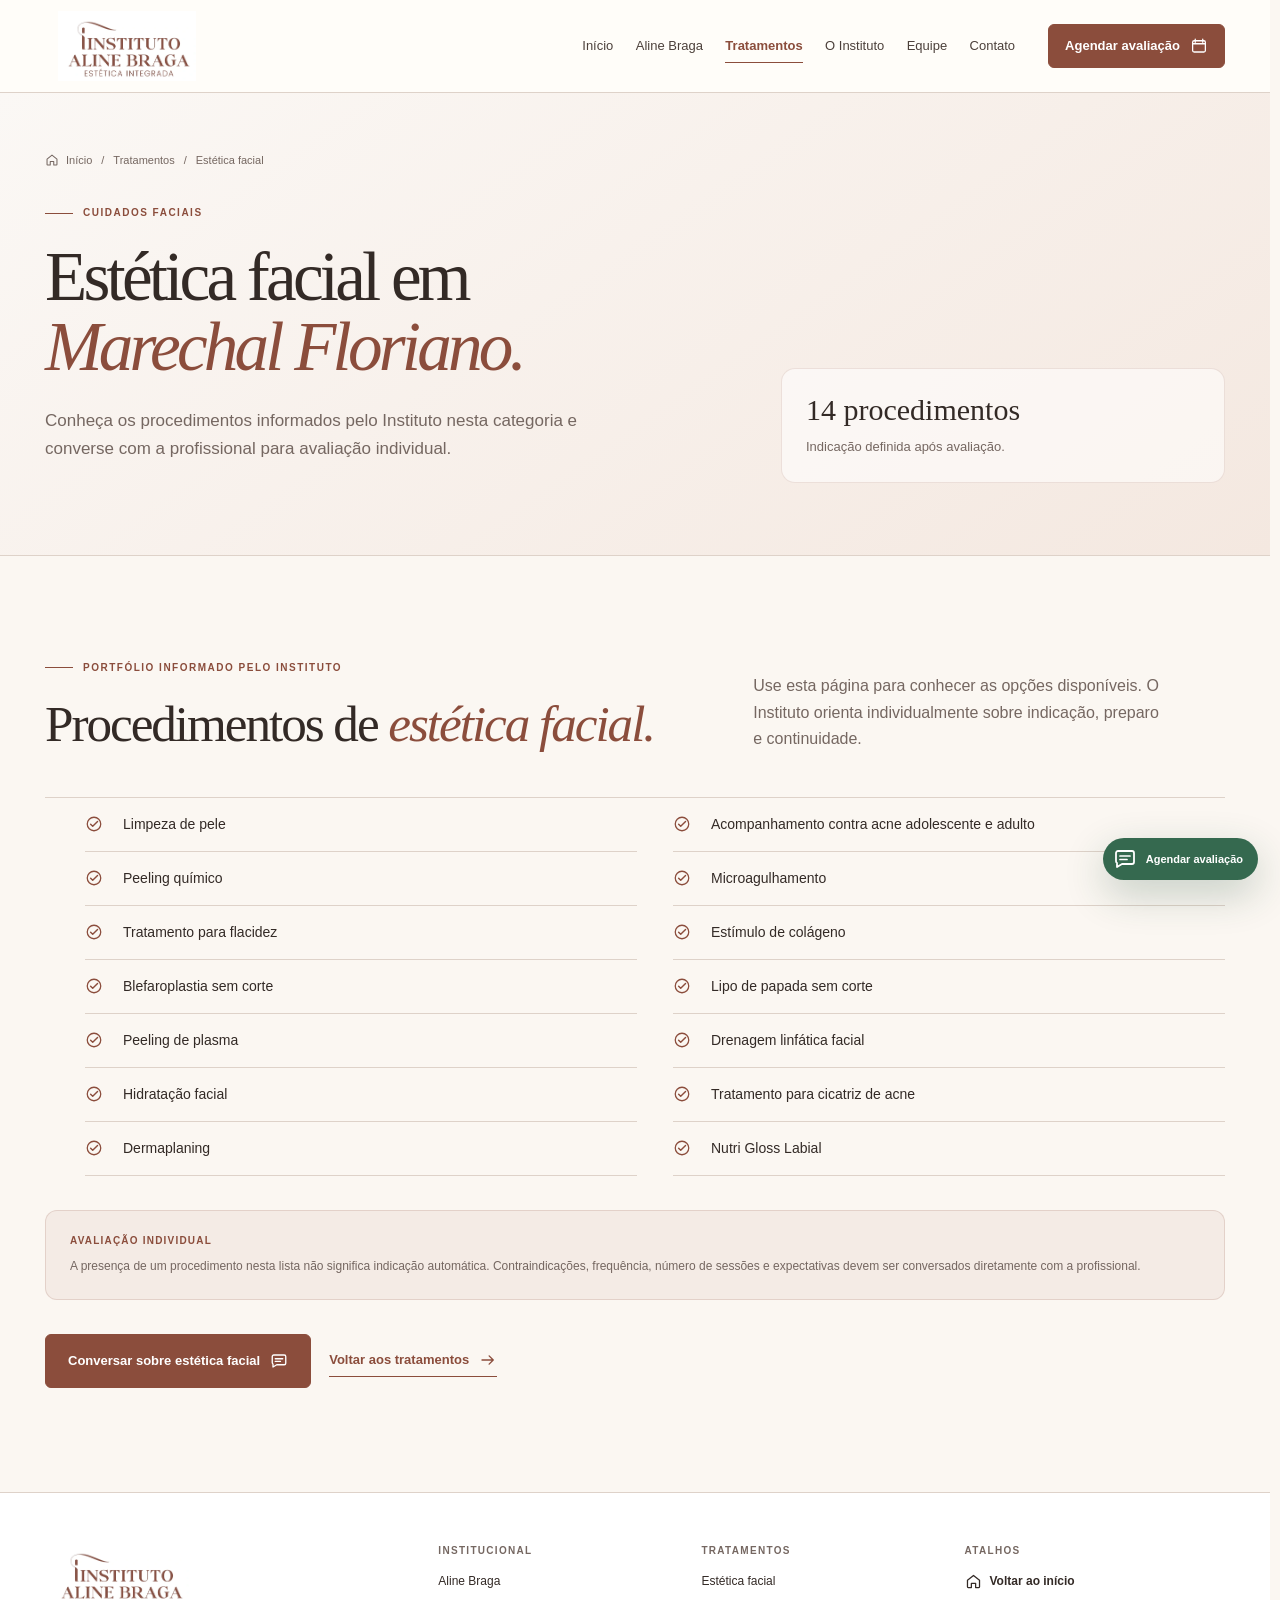
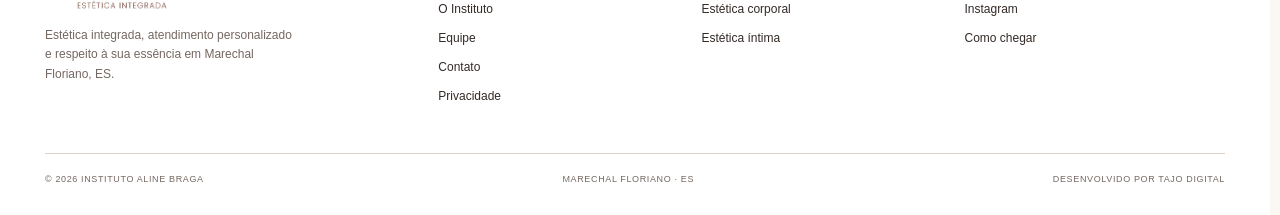
<file: tratamentos/estetica-facial/index.html>
<!DOCTYPE html>

<html lang="pt-BR"><head><meta charset="utf-8"/><meta content="width=device-width,initial-scale=1,viewport-fit=cover" name="viewport"/><meta content="#8b4d3c" name="theme-color"/><meta content="light" name="color-scheme"/><title>Estética Facial em Marechal Floriano | Instituto Aline Braga</title><meta name="description" content="Procedimentos de estética facial no Instituto Aline Braga em Marechal Floriano, ES: limpeza de pele, microagulhamento, peelings, colágeno e outros cuidados."><meta name="robots" content="index,follow,max-image-preview:large,max-snippet:-1,max-video-preview:-1"><meta content="Instituto Aline Braga" name="author"/><link rel="canonical" href="https://institutoalinebraga.com.br/tratamentos/estetica-facial/"><meta content="website" property="og:type"/><meta content="pt_BR" property="og:locale"/><meta content="Instituto Aline Braga" property="og:site_name"/><meta property="og:title" content="Estética Facial em Marechal Floriano | Instituto Aline Braga"><meta property="og:description" content="Procedimentos de estética facial no Instituto Aline Braga em Marechal Floriano, ES: limpeza de pele, microagulhamento, peelings, colágeno e outros cuidados."><meta property="og:url" content="https://institutoalinebraga.com.br/tratamentos/estetica-facial/"><meta property="og:image" content="https://institutoalinebraga.com.br/assets/images/og-instituto-aline-braga.jpg"><meta property="og:image:alt" content="Instituto Aline Braga — Estética Integrada em Marechal Floriano, ES"><meta name="twitter:card" content="summary_large_image"><meta name="twitter:title" content="Estética Facial em Marechal Floriano | Instituto Aline Braga"><meta name="twitter:description" content="Procedimentos de estética facial no Instituto Aline Braga em Marechal Floriano, ES: limpeza de pele, microagulhamento, peelings, colágeno e outros cuidados."><meta name="twitter:image" content="https://institutoalinebraga.com.br/assets/images/og-instituto-aline-braga.jpg"><link href="/manifest.webmanifest" rel="manifest"/><link href="../../assets/css/styles.390c32910a.css" rel="stylesheet"/><script type="application/ld+json">{"@context":"https://schema.org","@graph":[{"@type":"HealthAndBeautyBusiness","@id":"https://institutoalinebraga.com.br/#instituto","name":"Instituto Aline Braga","url":"https://institutoalinebraga.com.br/","telephone":"+55 27 99580-0788","email":"alinebragaesteticista@hotmail.com","description":"Instituto de estética integrada em Marechal Floriano, Espírito Santo, com atendimento personalizado e cuidados faciais, corporais e íntimos.","image":["https://institutoalinebraga.com.br/assets/images/aline-no-instituto.webp","https://institutoalinebraga.com.br/assets/images/recepcao-instituto.webp","https://institutoalinebraga.com.br/assets/images/logo-ambiente.webp"],"logo":"https://institutoalinebraga.com.br/assets/images/logo-oficial.webp","address":{"@type":"PostalAddress","streetAddress":"Rua Santana, 20, 2º andar, sala 201 — Ed. Rossi","addressLocality":"Marechal Floriano","addressRegion":"ES","postalCode":"29255-000","addressCountry":"BR"},"areaServed":{"@type":"City","name":"Marechal Floriano","containedInPlace":{"@type":"State","name":"Espírito Santo"}},"hasMap":"https://www.google.com/maps/search/?api=1&query=Ed.+Rossi+Rua+Santana+20+Marechal+Floriano+ES","sameAs":["https://www.instagram.com/institutoalinebraga/"],"founder":{"@id":"https://institutoalinebraga.com.br/#aline"},"hasOfferCatalog":{"@type":"OfferCatalog","name":"Procedimentos do Instituto Aline Braga","itemListElement":[{"@type":"OfferCatalog","name":"Estética facial","itemListElement":[{"@type":"Offer","itemOffered":{"@type":"Service","name":"Limpeza de pele"}},{"@type":"Offer","itemOffered":{"@type":"Service","name":"Acompanhamento contra acne adolescente e adulto"}},{"@type":"Offer","itemOffered":{"@type":"Service","name":"Peeling químico"}},{"@type":"Offer","itemOffered":{"@type":"Service","name":"Microagulhamento"}},{"@type":"Offer","itemOffered":{"@type":"Service","name":"Tratamento para flacidez"}},{"@type":"Offer","itemOffered":{"@type":"Service","name":"Estímulo de colágeno"}},{"@type":"Offer","itemOffered":{"@type":"Service","name":"Blefaroplastia sem corte"}},{"@type":"Offer","itemOffered":{"@type":"Service","name":"Lipo de papada sem corte"}},{"@type":"Offer","itemOffered":{"@type":"Service","name":"Peeling de plasma"}},{"@type":"Offer","itemOffered":{"@type":"Service","name":"Drenagem linfática facial"}},{"@type":"Offer","itemOffered":{"@type":"Service","name":"Hidratação facial"}},{"@type":"Offer","itemOffered":{"@type":"Service","name":"Tratamento para cicatriz de acne"}},{"@type":"Offer","itemOffered":{"@type":"Service","name":"Dermaplaning"}},{"@type":"Offer","itemOffered":{"@type":"Service","name":"Nutri Gloss Labial"}}]},{"@type":"OfferCatalog","name":"Estética corporal","itemListElement":[{"@type":"Offer","itemOffered":{"@type":"Service","name":"Tratamento para gordura localizada"}},{"@type":"Offer","itemOffered":{"@type":"Service","name":"Tratamento para flacidez"}},{"@type":"Offer","itemOffered":{"@type":"Service","name":"Drenagem linfática"}},{"@type":"Offer","itemOffered":{"@type":"Service","name":"Drenagem linfática pós-operatória"}},{"@type":"Offer","itemOffered":{"@type":"Service","name":"Massagem relaxante"}},{"@type":"Offer","itemOffered":{"@type":"Service","name":"Massagem para tensão muscular com aplicação de ventosas"}},{"@type":"Offer","itemOffered":{"@type":"Service","name":"Limpeza de pele nas costas"}},{"@type":"Offer","itemOffered":{"@type":"Service","name":"Clareamento das axilas"}},{"@type":"Offer","itemOffered":{"@type":"Service","name":"Tratamento para foliculite"}},{"@type":"Offer","itemOffered":{"@type":"Service","name":"Remoção de verrugas e ceratoses"}},{"@type":"Offer","itemOffered":{"@type":"Service","name":"Esfoliação e hidratação nas costas"}},{"@type":"Offer","itemOffered":{"@type":"Service","name":"Corrente Russa – tonificação muscular"}},{"@type":"Offer","itemOffered":{"@type":"Service","name":"Radiofrequência"}},{"@type":"Offer","itemOffered":{"@type":"Service","name":"Aplicação de laser em feridas, fissura mamilar, herpes labial, pós-cirurgia e acne"}}]},{"@type":"OfferCatalog","name":"Estética íntima","itemListElement":[{"@type":"Offer","itemOffered":{"@type":"Service","name":"Depilação a laser"}},{"@type":"Offer","itemOffered":{"@type":"Service","name":"Depilação a cera"}},{"@type":"Offer","itemOffered":{"@type":"Service","name":"Clareamento íntimo"}},{"@type":"Offer","itemOffered":{"@type":"Service","name":"Rejuvenescimento íntimo"}}]}]},"foundingDate":"2012-11-19","employee":[{"@type":"Person","name":"Dra. Thaise Silveira","jobTitle":"Fisioterapia — Especialista em Depilação a Laser","image":"https://institutoalinebraga.com.br/assets/images/thaise-silveira.webp"},{"@type":"Person","name":"Michelle Firmiano","jobTitle":"Psicopedagoga e Neuropsicopedagoga","image":"https://institutoalinebraga.com.br/assets/images/michelle-firmiano.webp"},{"@type":"Person","name":"Ana Capeline","jobTitle":"Especialista em remoção de micropigmentação e tatuagem","image":"https://institutoalinebraga.com.br/assets/images/ana-capeline.webp"},{"@type":"Person","name":"Dra. Francini Martins","jobTitle":"Psicóloga","image":"https://institutoalinebraga.com.br/assets/images/francine-martins.webp"},{"@type":"Person","name":"Dra. Maria Luiza Peterle","jobTitle":"Psicóloga","image":"https://institutoalinebraga.com.br/assets/images/maria-luiza-peterle.webp"}]},{"@type":"Person","@id":"https://institutoalinebraga.com.br/#aline","name":"Aline Braga Endlich","jobTitle":"Esteticista","worksFor":{"@id":"https://institutoalinebraga.com.br/#instituto"},"description":"Esteticista por formação, pós-graduada em Saúde da Mulher e em aprofundamento em Anatomia e Fisiologia Humana."},{"@type":"WebSite","@id":"https://institutoalinebraga.com.br/#website","name":"Instituto Aline Braga","url":"https://institutoalinebraga.com.br/","inLanguage":"pt-BR","publisher":{"@id":"https://institutoalinebraga.com.br/#instituto"}},{"@type":"WebPage","@id":"https://institutoalinebraga.com.br/tratamentos/estetica-facial/#pagina","url":"https://institutoalinebraga.com.br/tratamentos/estetica-facial/","name":"Estética facial em Marechal Floriano | Instituto Aline Braga","description":"Conheça os procedimentos de estética facial do Instituto Aline Braga em Marechal Floriano, ES.","inLanguage":"pt-BR","isPartOf":{"@id":"https://institutoalinebraga.com.br/#website"},"about":{"@id":"https://institutoalinebraga.com.br/#instituto"}},{"@type":"Service","name":"Estética facial","serviceType":"Estética facial","provider":{"@id":"https://institutoalinebraga.com.br/#instituto"},"areaServed":{"@type":"City","name":"Marechal Floriano"},"url":"https://institutoalinebraga.com.br/tratamentos/estetica-facial/"}]}</script><meta name="googlebot" content="index,follow,max-image-preview:large,max-snippet:-1"><meta name="application-name" content="Instituto Aline Braga"><meta property="og:image:secure_url" content="https://institutoalinebraga.com.br/assets/images/og-instituto-aline-braga.jpg"><meta property="og:image:type" content="image/jpeg"><meta property="og:image:width" content="1200"><meta property="og:image:height" content="630"><meta name="twitter:image:alt" content="Instituto Aline Braga — Estética Integrada em Marechal Floriano, ES"><link rel="icon" href="/favicon.ico" sizes="any">
<link rel="icon" type="image/png" sizes="48x48" href="/assets/images/favicon-google-v14-48.png">
<link rel="icon" type="image/png" sizes="32x32" href="/assets/images/favicon-google-v14-32.png">
<link rel="apple-touch-icon" sizes="180x180" href="/assets/images/apple-touch-icon-v14.png"><meta name="geo.region" content="BR-ES"><meta name="geo.placename" content="Marechal Floriano"><script type="application/ld+json">{"@context":"https://schema.org","@type":"BreadcrumbList","itemListElement":[{"@type":"ListItem","position":1,"name":"Início","item":"https://institutoalinebraga.com.br/"},{"@type":"ListItem","position":2,"name":"Tratamentos","item":"https://institutoalinebraga.com.br/tratamentos/"},{"@type":"ListItem","position":3,"name":"Estética facial","item":"https://institutoalinebraga.com.br/tratamentos/estetica-facial/"}]}</script></head><body><a class="skip-link" href="#conteudo">Ir para o conteúdo</a><div aria-hidden="true" id="scroll-progress"></div><header class="site-header"><div class="container header-inner"><a aria-label="Instituto Aline Braga — início" class="brand" href="/"><img alt="Instituto Aline Braga — Estética Integrada" height="104" src="../../assets/images/logo-oficial.webp" width="206"/></a><nav aria-label="Navegação principal" class="desktop-nav"><a class="" href="/">Início</a><a class="" href="/aline-braga/">Aline Braga</a><a aria-current="page" class="active" href="/tratamentos/">Tratamentos</a><a class="" href="/instituto/">O Instituto</a><a href="/equipe/">Equipe</a><a class="" href="/contato/">Contato</a></nav><a class="button button-small header-cta" href="https://wa.me/5527995800788?text=Ol%C3%A1%2C%20Aline%21%20Vim%20pelo%20site%20do%20Instituto%20e%20gostaria%20de%20agendar%20uma%20avalia%C3%A7%C3%A3o." rel="noopener noreferrer" target="_blank">Agendar avaliação<span aria-hidden="true" class="icon icon-calendar"></span></a><button aria-controls="mobile-menu" aria-expanded="false" aria-label="Abrir menu" class="menu-toggle" type="button"><span></span><span></span></button></div><nav aria-label="Navegação mobile" class="mobile-nav" id="mobile-menu"><a href="/">Início<span aria-hidden="true" class="icon icon-arrow-right"></span></a><a href="/aline-braga/">Aline Braga<span aria-hidden="true" class="icon icon-arrow-right"></span></a><a aria-current="page" href="/tratamentos/">Tratamentos<span aria-hidden="true" class="icon icon-arrow-right"></span></a><a href="/instituto/">O Instituto<span aria-hidden="true" class="icon icon-arrow-right"></span></a><a href="/equipe/">Equipe<span aria-hidden="true" class="icon icon-arrow-right"></span></a><a href="/contato/">Contato<span aria-hidden="true" class="icon icon-arrow-right"></span></a><a class="button" href="https://wa.me/5527995800788?text=Ol%C3%A1%2C%20Aline%21%20Vim%20pelo%20site%20do%20Instituto%20e%20gostaria%20de%20agendar%20uma%20avalia%C3%A7%C3%A3o." rel="noopener noreferrer" target="_blank">Agendar avaliação<span aria-hidden="true" class="icon icon-calendar"></span></a></nav></header><main id="conteudo"><section class="page-hero"><div class="container"><nav aria-label="Você está aqui" class="breadcrumbs"><a href="/"><span aria-hidden="true" class="icon icon-home"></span>Início</a><span>/</span><a href="/tratamentos/">Tratamentos</a><span>/</span><span aria-current="page">Estética facial</span></nav><div class="page-hero-grid"><div><p class="eyebrow">Cuidados faciais</p><h1>Estética facial em <em>Marechal Floriano.</em></h1><p>Conheça os procedimentos informados pelo Instituto nesta categoria e converse com a profissional para avaliação individual.</p></div><aside class="page-hero-aside"><strong>14 procedimentos</strong><p>Indicação definida após avaliação.</p></aside></div></div></section><section class="section"><div class="container"><div class="section-heading"><div><p class="eyebrow">Portfólio informado pelo Instituto</p><h2>Procedimentos de <em>estética facial.</em></h2></div><p>Use esta página para conhecer as opções disponíveis. O Instituto orienta individualmente sobre indicação, preparo e continuidade.</p></div><ul class="procedure-grid"><li class="procedure-item"><span aria-hidden="true" class="icon icon-check"></span><span>Limpeza de pele</span></li><li class="procedure-item"><span aria-hidden="true" class="icon icon-check"></span><span>Acompanhamento contra acne adolescente e adulto</span></li><li class="procedure-item"><span aria-hidden="true" class="icon icon-check"></span><span>Peeling químico</span></li><li class="procedure-item"><span aria-hidden="true" class="icon icon-check"></span><span>Microagulhamento</span></li><li class="procedure-item"><span aria-hidden="true" class="icon icon-check"></span><span>Tratamento para flacidez</span></li><li class="procedure-item"><span aria-hidden="true" class="icon icon-check"></span><span>Estímulo de colágeno</span></li><li class="procedure-item"><span aria-hidden="true" class="icon icon-check"></span><span>Blefaroplastia sem corte</span></li><li class="procedure-item"><span aria-hidden="true" class="icon icon-check"></span><span>Lipo de papada sem corte</span></li><li class="procedure-item"><span aria-hidden="true" class="icon icon-check"></span><span>Peeling de plasma</span></li><li class="procedure-item"><span aria-hidden="true" class="icon icon-check"></span><span>Drenagem linfática facial</span></li><li class="procedure-item"><span aria-hidden="true" class="icon icon-check"></span><span>Hidratação facial</span></li><li class="procedure-item"><span aria-hidden="true" class="icon icon-check"></span><span>Tratamento para cicatriz de acne</span></li><li class="procedure-item"><span aria-hidden="true" class="icon icon-check"></span><span>Dermaplaning</span></li><li class="procedure-item"><span aria-hidden="true" class="icon icon-check"></span><span>Nutri Gloss Labial</span></li></ul><div class="disclaimer"><strong>Avaliação individual</strong><p>A presença de um procedimento nesta lista não significa indicação automática. Contraindicações, frequência, número de sessões e expectativas devem ser conversados diretamente com a profissional.</p></div><div class="hero-actions"><a class="button" href="https://wa.me/5527995800788?text=Ol%C3%A1%2C%20Aline%21%20Vi%20os%20procedimentos%20de%20est%C3%A9tica%20facial%20no%20site%20e%20gostaria%20de%20agendar%20uma%20avalia%C3%A7%C3%A3o." rel="noopener noreferrer" target="_blank">Conversar sobre estética facial<span aria-hidden="true" class="icon icon-message"></span></a><a class="text-link" href="/tratamentos/">Voltar aos tratamentos<span aria-hidden="true" class="icon icon-arrow-right"></span></a></div></div></section></main><footer class="site-footer"><div class="container footer-main"><div class="footer-brand"><a class="brand" href="/"><img alt="Instituto Aline Braga — Estética Integrada" height="104" src="../../assets/images/logo-oficial.webp" width="206"/></a><p>Estética integrada, atendimento personalizado e respeito à sua essência em Marechal Floriano, ES.</p></div><div class="footer-col"><h3>Institucional</h3><a href="/aline-braga/">Aline Braga</a><a href="/instituto/">O Instituto</a><a href="/equipe/">Equipe</a><a href="/contato/">Contato</a><a href="/privacidade/">Privacidade</a></div><div class="footer-col"><h3>Tratamentos</h3><a href="/tratamentos/estetica-facial/">Estética facial</a><a href="/tratamentos/estetica-corporal/">Estética corporal</a><a href="/tratamentos/estetica-intima/">Estética íntima</a></div><div class="footer-col"><h3>Atalhos</h3><a class="back-home" href="/"><span aria-hidden="true" class="icon icon-home"></span>Voltar ao início</a><a href="https://www.instagram.com/institutoalinebraga/" rel="noopener noreferrer" target="_blank">Instagram</a><a href="https://www.google.com/maps/search/?api=1&amp;query=Ed.+Rossi+Rua+Santana+20+Marechal+Floriano+ES" rel="noopener noreferrer" target="_blank">Como chegar</a></div></div><div class="container footer-bottom"><span>© <span id="year">2026</span> Instituto Aline Braga</span><span>Marechal Floriano · ES</span><span>Desenvolvido por <a href="https://tajodigital.com.br" rel="noopener noreferrer" target="_blank">TAJO Digital</a></span></div></footer><a aria-label="Falar com o Instituto Aline Braga pelo WhatsApp" class="whatsapp-float" href="https://wa.me/5527995800788?text=Ol%C3%A1%2C%20Aline%21%20Vim%20pelo%20site%20e%20gostaria%20de%20informa%C3%A7%C3%B5es%20sobre%20uma%20avalia%C3%A7%C3%A3o." rel="noopener noreferrer" target="_blank"><span aria-hidden="true" class="icon icon-message"></span><span>Agendar avaliação</span></a><button aria-label="Voltar ao topo" id="back-to-top" type="button"><span aria-hidden="true" class="icon icon-arrow-up"></span></button><script defer="" src="../../assets/js/script.cb47f47dc2.js"></script></body></html>
</file>
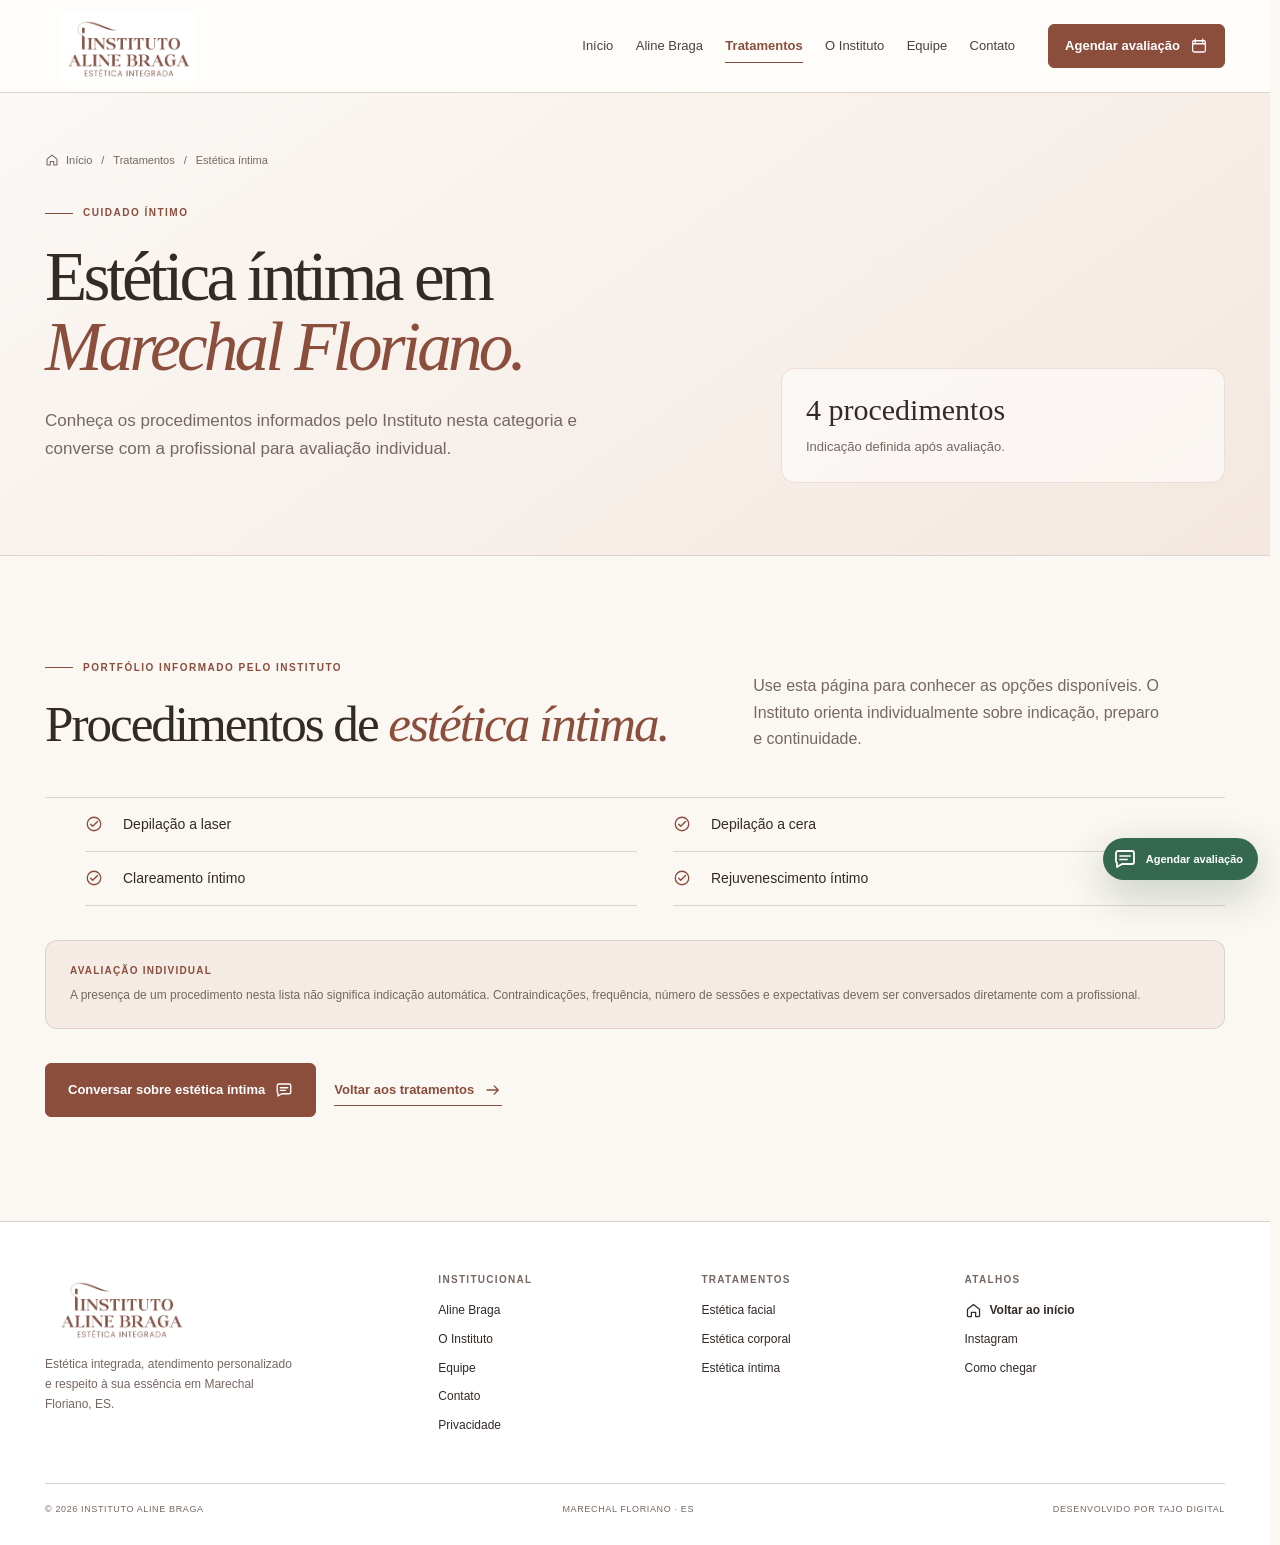
<file: tratamentos/estetica-intima/index.html>
<!DOCTYPE html>

<html lang="pt-BR"><head><meta charset="utf-8"/><meta content="width=device-width,initial-scale=1,viewport-fit=cover" name="viewport"/><meta content="#8b4d3c" name="theme-color"/><meta content="light" name="color-scheme"/><title>Estética Íntima em Marechal Floriano | Instituto Aline Braga</title><meta name="description" content="Conheça os cuidados de estética íntima do Instituto Aline Braga em Marechal Floriano, ES, com atendimento individualizado, privacidade e avaliação profissional."><meta name="robots" content="index,follow,max-image-preview:large,max-snippet:-1,max-video-preview:-1"><meta content="Instituto Aline Braga" name="author"/><link rel="canonical" href="https://institutoalinebraga.com.br/tratamentos/estetica-intima/"><meta content="website" property="og:type"/><meta content="pt_BR" property="og:locale"/><meta content="Instituto Aline Braga" property="og:site_name"/><meta property="og:title" content="Estética Íntima em Marechal Floriano | Instituto Aline Braga"><meta property="og:description" content="Conheça os cuidados de estética íntima do Instituto Aline Braga em Marechal Floriano, ES, com atendimento individualizado, privacidade e avaliação profissional."><meta property="og:url" content="https://institutoalinebraga.com.br/tratamentos/estetica-intima/"><meta property="og:image" content="https://institutoalinebraga.com.br/assets/images/og-instituto-aline-braga.jpg"><meta property="og:image:alt" content="Instituto Aline Braga — Estética Integrada em Marechal Floriano, ES"><meta name="twitter:card" content="summary_large_image"><meta name="twitter:title" content="Estética Íntima em Marechal Floriano | Instituto Aline Braga"><meta name="twitter:description" content="Conheça os cuidados de estética íntima do Instituto Aline Braga em Marechal Floriano, ES, com atendimento individualizado, privacidade e avaliação profissional."><meta name="twitter:image" content="https://institutoalinebraga.com.br/assets/images/og-instituto-aline-braga.jpg"><link href="/manifest.webmanifest" rel="manifest"/><link href="../../assets/css/styles.390c32910a.css" rel="stylesheet"/><script type="application/ld+json">{"@context":"https://schema.org","@graph":[{"@type":"HealthAndBeautyBusiness","@id":"https://institutoalinebraga.com.br/#instituto","name":"Instituto Aline Braga","url":"https://institutoalinebraga.com.br/","telephone":"+55 27 99580-0788","email":"alinebragaesteticista@hotmail.com","description":"Instituto de estética integrada em Marechal Floriano, Espírito Santo, com atendimento personalizado e cuidados faciais, corporais e íntimos.","image":["https://institutoalinebraga.com.br/assets/images/aline-no-instituto.webp","https://institutoalinebraga.com.br/assets/images/recepcao-instituto.webp","https://institutoalinebraga.com.br/assets/images/logo-ambiente.webp"],"logo":"https://institutoalinebraga.com.br/assets/images/logo-oficial.webp","address":{"@type":"PostalAddress","streetAddress":"Rua Santana, 20, 2º andar, sala 201 — Ed. Rossi","addressLocality":"Marechal Floriano","addressRegion":"ES","postalCode":"29255-000","addressCountry":"BR"},"areaServed":{"@type":"City","name":"Marechal Floriano","containedInPlace":{"@type":"State","name":"Espírito Santo"}},"hasMap":"https://www.google.com/maps/search/?api=1&query=Ed.+Rossi+Rua+Santana+20+Marechal+Floriano+ES","sameAs":["https://www.instagram.com/institutoalinebraga/"],"founder":{"@id":"https://institutoalinebraga.com.br/#aline"},"hasOfferCatalog":{"@type":"OfferCatalog","name":"Procedimentos do Instituto Aline Braga","itemListElement":[{"@type":"OfferCatalog","name":"Estética facial","itemListElement":[{"@type":"Offer","itemOffered":{"@type":"Service","name":"Limpeza de pele"}},{"@type":"Offer","itemOffered":{"@type":"Service","name":"Acompanhamento contra acne adolescente e adulto"}},{"@type":"Offer","itemOffered":{"@type":"Service","name":"Peeling químico"}},{"@type":"Offer","itemOffered":{"@type":"Service","name":"Microagulhamento"}},{"@type":"Offer","itemOffered":{"@type":"Service","name":"Tratamento para flacidez"}},{"@type":"Offer","itemOffered":{"@type":"Service","name":"Estímulo de colágeno"}},{"@type":"Offer","itemOffered":{"@type":"Service","name":"Blefaroplastia sem corte"}},{"@type":"Offer","itemOffered":{"@type":"Service","name":"Lipo de papada sem corte"}},{"@type":"Offer","itemOffered":{"@type":"Service","name":"Peeling de plasma"}},{"@type":"Offer","itemOffered":{"@type":"Service","name":"Drenagem linfática facial"}},{"@type":"Offer","itemOffered":{"@type":"Service","name":"Hidratação facial"}},{"@type":"Offer","itemOffered":{"@type":"Service","name":"Tratamento para cicatriz de acne"}},{"@type":"Offer","itemOffered":{"@type":"Service","name":"Dermaplaning"}},{"@type":"Offer","itemOffered":{"@type":"Service","name":"Nutri Gloss Labial"}}]},{"@type":"OfferCatalog","name":"Estética corporal","itemListElement":[{"@type":"Offer","itemOffered":{"@type":"Service","name":"Tratamento para gordura localizada"}},{"@type":"Offer","itemOffered":{"@type":"Service","name":"Tratamento para flacidez"}},{"@type":"Offer","itemOffered":{"@type":"Service","name":"Drenagem linfática"}},{"@type":"Offer","itemOffered":{"@type":"Service","name":"Drenagem linfática pós-operatória"}},{"@type":"Offer","itemOffered":{"@type":"Service","name":"Massagem relaxante"}},{"@type":"Offer","itemOffered":{"@type":"Service","name":"Massagem para tensão muscular com aplicação de ventosas"}},{"@type":"Offer","itemOffered":{"@type":"Service","name":"Limpeza de pele nas costas"}},{"@type":"Offer","itemOffered":{"@type":"Service","name":"Clareamento das axilas"}},{"@type":"Offer","itemOffered":{"@type":"Service","name":"Tratamento para foliculite"}},{"@type":"Offer","itemOffered":{"@type":"Service","name":"Remoção de verrugas e ceratoses"}},{"@type":"Offer","itemOffered":{"@type":"Service","name":"Esfoliação e hidratação nas costas"}},{"@type":"Offer","itemOffered":{"@type":"Service","name":"Corrente Russa – tonificação muscular"}},{"@type":"Offer","itemOffered":{"@type":"Service","name":"Radiofrequência"}},{"@type":"Offer","itemOffered":{"@type":"Service","name":"Aplicação de laser em feridas, fissura mamilar, herpes labial, pós-cirurgia e acne"}}]},{"@type":"OfferCatalog","name":"Estética íntima","itemListElement":[{"@type":"Offer","itemOffered":{"@type":"Service","name":"Depilação a laser"}},{"@type":"Offer","itemOffered":{"@type":"Service","name":"Depilação a cera"}},{"@type":"Offer","itemOffered":{"@type":"Service","name":"Clareamento íntimo"}},{"@type":"Offer","itemOffered":{"@type":"Service","name":"Rejuvenescimento íntimo"}}]}]},"foundingDate":"2012-11-19","employee":[{"@type":"Person","name":"Dra. Thaise Silveira","jobTitle":"Fisioterapia — Especialista em Depilação a Laser","image":"https://institutoalinebraga.com.br/assets/images/thaise-silveira.webp"},{"@type":"Person","name":"Michelle Firmiano","jobTitle":"Psicopedagoga e Neuropsicopedagoga","image":"https://institutoalinebraga.com.br/assets/images/michelle-firmiano.webp"},{"@type":"Person","name":"Ana Capeline","jobTitle":"Especialista em remoção de micropigmentação e tatuagem","image":"https://institutoalinebraga.com.br/assets/images/ana-capeline.webp"},{"@type":"Person","name":"Dra. Francini Martins","jobTitle":"Psicóloga","image":"https://institutoalinebraga.com.br/assets/images/francine-martins.webp"},{"@type":"Person","name":"Dra. Maria Luiza Peterle","jobTitle":"Psicóloga","image":"https://institutoalinebraga.com.br/assets/images/maria-luiza-peterle.webp"}]},{"@type":"Person","@id":"https://institutoalinebraga.com.br/#aline","name":"Aline Braga Endlich","jobTitle":"Esteticista","worksFor":{"@id":"https://institutoalinebraga.com.br/#instituto"},"description":"Esteticista por formação, pós-graduada em Saúde da Mulher e em aprofundamento em Anatomia e Fisiologia Humana."},{"@type":"WebSite","@id":"https://institutoalinebraga.com.br/#website","name":"Instituto Aline Braga","url":"https://institutoalinebraga.com.br/","inLanguage":"pt-BR","publisher":{"@id":"https://institutoalinebraga.com.br/#instituto"}},{"@type":"WebPage","@id":"https://institutoalinebraga.com.br/tratamentos/estetica-intima/#pagina","url":"https://institutoalinebraga.com.br/tratamentos/estetica-intima/","name":"Estética íntima em Marechal Floriano | Instituto Aline Braga","description":"Conheça os procedimentos de estética íntima do Instituto Aline Braga em Marechal Floriano, ES.","inLanguage":"pt-BR","isPartOf":{"@id":"https://institutoalinebraga.com.br/#website"},"about":{"@id":"https://institutoalinebraga.com.br/#instituto"}},{"@type":"Service","name":"Estética íntima","serviceType":"Estética íntima","provider":{"@id":"https://institutoalinebraga.com.br/#instituto"},"areaServed":{"@type":"City","name":"Marechal Floriano"},"url":"https://institutoalinebraga.com.br/tratamentos/estetica-intima/"}]}</script><meta name="googlebot" content="index,follow,max-image-preview:large,max-snippet:-1"><meta name="application-name" content="Instituto Aline Braga"><meta property="og:image:secure_url" content="https://institutoalinebraga.com.br/assets/images/og-instituto-aline-braga.jpg"><meta property="og:image:type" content="image/jpeg"><meta property="og:image:width" content="1200"><meta property="og:image:height" content="630"><meta name="twitter:image:alt" content="Instituto Aline Braga — Estética Integrada em Marechal Floriano, ES"><link rel="icon" href="/favicon.ico" sizes="any">
<link rel="icon" type="image/png" sizes="48x48" href="/assets/images/favicon-google-v14-48.png">
<link rel="icon" type="image/png" sizes="32x32" href="/assets/images/favicon-google-v14-32.png">
<link rel="apple-touch-icon" sizes="180x180" href="/assets/images/apple-touch-icon-v14.png"><meta name="geo.region" content="BR-ES"><meta name="geo.placename" content="Marechal Floriano"><script type="application/ld+json">{"@context":"https://schema.org","@type":"BreadcrumbList","itemListElement":[{"@type":"ListItem","position":1,"name":"Início","item":"https://institutoalinebraga.com.br/"},{"@type":"ListItem","position":2,"name":"Tratamentos","item":"https://institutoalinebraga.com.br/tratamentos/"},{"@type":"ListItem","position":3,"name":"Estética íntima","item":"https://institutoalinebraga.com.br/tratamentos/estetica-intima/"}]}</script></head><body><a class="skip-link" href="#conteudo">Ir para o conteúdo</a><div aria-hidden="true" id="scroll-progress"></div><header class="site-header"><div class="container header-inner"><a aria-label="Instituto Aline Braga — início" class="brand" href="/"><img alt="Instituto Aline Braga — Estética Integrada" height="104" src="../../assets/images/logo-oficial.webp" width="206"/></a><nav aria-label="Navegação principal" class="desktop-nav"><a class="" href="/">Início</a><a class="" href="/aline-braga/">Aline Braga</a><a aria-current="page" class="active" href="/tratamentos/">Tratamentos</a><a class="" href="/instituto/">O Instituto</a><a href="/equipe/">Equipe</a><a class="" href="/contato/">Contato</a></nav><a class="button button-small header-cta" href="https://wa.me/5527995800788?text=Ol%C3%A1%2C%20Aline%21%20Vim%20pelo%20site%20do%20Instituto%20e%20gostaria%20de%20agendar%20uma%20avalia%C3%A7%C3%A3o." rel="noopener noreferrer" target="_blank">Agendar avaliação<span aria-hidden="true" class="icon icon-calendar"></span></a><button aria-controls="mobile-menu" aria-expanded="false" aria-label="Abrir menu" class="menu-toggle" type="button"><span></span><span></span></button></div><nav aria-label="Navegação mobile" class="mobile-nav" id="mobile-menu"><a href="/">Início<span aria-hidden="true" class="icon icon-arrow-right"></span></a><a href="/aline-braga/">Aline Braga<span aria-hidden="true" class="icon icon-arrow-right"></span></a><a aria-current="page" href="/tratamentos/">Tratamentos<span aria-hidden="true" class="icon icon-arrow-right"></span></a><a href="/instituto/">O Instituto<span aria-hidden="true" class="icon icon-arrow-right"></span></a><a href="/equipe/">Equipe<span aria-hidden="true" class="icon icon-arrow-right"></span></a><a href="/contato/">Contato<span aria-hidden="true" class="icon icon-arrow-right"></span></a><a class="button" href="https://wa.me/5527995800788?text=Ol%C3%A1%2C%20Aline%21%20Vim%20pelo%20site%20do%20Instituto%20e%20gostaria%20de%20agendar%20uma%20avalia%C3%A7%C3%A3o." rel="noopener noreferrer" target="_blank">Agendar avaliação<span aria-hidden="true" class="icon icon-calendar"></span></a></nav></header><main id="conteudo"><section class="page-hero"><div class="container"><nav aria-label="Você está aqui" class="breadcrumbs"><a href="/"><span aria-hidden="true" class="icon icon-home"></span>Início</a><span>/</span><a href="/tratamentos/">Tratamentos</a><span>/</span><span aria-current="page">Estética íntima</span></nav><div class="page-hero-grid"><div><p class="eyebrow">Cuidado íntimo</p><h1>Estética íntima em <em>Marechal Floriano.</em></h1><p>Conheça os procedimentos informados pelo Instituto nesta categoria e converse com a profissional para avaliação individual.</p></div><aside class="page-hero-aside"><strong>4 procedimentos</strong><p>Indicação definida após avaliação.</p></aside></div></div></section><section class="section"><div class="container"><div class="section-heading"><div><p class="eyebrow">Portfólio informado pelo Instituto</p><h2>Procedimentos de <em>estética íntima.</em></h2></div><p>Use esta página para conhecer as opções disponíveis. O Instituto orienta individualmente sobre indicação, preparo e continuidade.</p></div><ul class="procedure-grid"><li class="procedure-item"><span aria-hidden="true" class="icon icon-check"></span><span>Depilação a laser</span></li><li class="procedure-item"><span aria-hidden="true" class="icon icon-check"></span><span>Depilação a cera</span></li><li class="procedure-item"><span aria-hidden="true" class="icon icon-check"></span><span>Clareamento íntimo</span></li><li class="procedure-item"><span aria-hidden="true" class="icon icon-check"></span><span>Rejuvenescimento íntimo</span></li></ul><div class="disclaimer"><strong>Avaliação individual</strong><p>A presença de um procedimento nesta lista não significa indicação automática. Contraindicações, frequência, número de sessões e expectativas devem ser conversados diretamente com a profissional.</p></div><div class="hero-actions"><a class="button" href="https://wa.me/5527995800788?text=Ol%C3%A1%2C%20Aline%21%20Vi%20os%20procedimentos%20de%20est%C3%A9tica%20%C3%ADntima%20no%20site%20e%20gostaria%20de%20agendar%20uma%20avalia%C3%A7%C3%A3o." rel="noopener noreferrer" target="_blank">Conversar sobre estética íntima<span aria-hidden="true" class="icon icon-message"></span></a><a class="text-link" href="/tratamentos/">Voltar aos tratamentos<span aria-hidden="true" class="icon icon-arrow-right"></span></a></div></div></section></main><footer class="site-footer"><div class="container footer-main"><div class="footer-brand"><a class="brand" href="/"><img alt="Instituto Aline Braga — Estética Integrada" height="104" src="../../assets/images/logo-oficial.webp" width="206"/></a><p>Estética integrada, atendimento personalizado e respeito à sua essência em Marechal Floriano, ES.</p></div><div class="footer-col"><h3>Institucional</h3><a href="/aline-braga/">Aline Braga</a><a href="/instituto/">O Instituto</a><a href="/equipe/">Equipe</a><a href="/contato/">Contato</a><a href="/privacidade/">Privacidade</a></div><div class="footer-col"><h3>Tratamentos</h3><a href="/tratamentos/estetica-facial/">Estética facial</a><a href="/tratamentos/estetica-corporal/">Estética corporal</a><a href="/tratamentos/estetica-intima/">Estética íntima</a></div><div class="footer-col"><h3>Atalhos</h3><a class="back-home" href="/"><span aria-hidden="true" class="icon icon-home"></span>Voltar ao início</a><a href="https://www.instagram.com/institutoalinebraga/" rel="noopener noreferrer" target="_blank">Instagram</a><a href="https://www.google.com/maps/search/?api=1&amp;query=Ed.+Rossi+Rua+Santana+20+Marechal+Floriano+ES" rel="noopener noreferrer" target="_blank">Como chegar</a></div></div><div class="container footer-bottom"><span>© <span id="year">2026</span> Instituto Aline Braga</span><span>Marechal Floriano · ES</span><span>Desenvolvido por <a href="https://tajodigital.com.br" rel="noopener noreferrer" target="_blank">TAJO Digital</a></span></div></footer><a aria-label="Falar com o Instituto Aline Braga pelo WhatsApp" class="whatsapp-float" href="https://wa.me/5527995800788?text=Ol%C3%A1%2C%20Aline%21%20Vim%20pelo%20site%20e%20gostaria%20de%20informa%C3%A7%C3%B5es%20sobre%20uma%20avalia%C3%A7%C3%A3o." rel="noopener noreferrer" target="_blank"><span aria-hidden="true" class="icon icon-message"></span><span>Agendar avaliação</span></a><button aria-label="Voltar ao topo" id="back-to-top" type="button"><span aria-hidden="true" class="icon icon-arrow-up"></span></button><script defer="" src="../../assets/js/script.cb47f47dc2.js"></script></body></html>
</file>
<file: assets/css/styles.390c32910a.css>
:root{--brand:#8b4d3c;--brand-dark:#67382e;--gold:#b78b46;--cream:#fbf7f2;--surface:#fffdf9;--sand:#f2e2d7;--dark:#382923;--ink:#332a26;--muted:#756761;--line:#ded2c9;--serif:Georgia,'Times New Roman',serif;--sans:'Segoe UI',-apple-system,BlinkMacSystemFont,Arial,sans-serif;--header:92px;--shadow:0 24px 70px rgba(62,42,34,.11);--ease:cubic-bezier(.22,1,.36,1)}*{box-sizing:border-box}html{scroll-behavior:smooth;scroll-padding-top:calc(var(--header) + 22px);scrollbar-gutter:stable;scrollbar-width:thin;scrollbar-color:#aa7866 #f6eee8}body{margin:0;background:var(--cream);color:var(--ink);font:16px/1.65 var(--sans);-webkit-font-smoothing:antialiased;overflow-x:hidden}body.menu-open{overflow:hidden}img{display:block;max-width:100%;height:auto}figure,blockquote{margin:0}a{color:inherit;text-decoration:none}button,a,summary{-webkit-tap-highlight-color:transparent}button{font:inherit}p{margin:0 0 20px;text-wrap:pretty}h1,h2,h3{margin:0;font-family:var(--serif);font-weight:400;text-wrap:balance}h1{font-size:clamp(48px,6vw,84px);line-height:1.02;letter-spacing:-.055em}h2{font-size:clamp(36px,4vw,58px);line-height:1.1;letter-spacing:-.04em}h3{font-size:28px;line-height:1.2}em{font-weight:400;color:var(--brand)}::selection{background:var(--sand);color:var(--dark)}:focus-visible{outline:3px solid var(--brand);outline-offset:4px}.container{width:min(1180px,calc(100% - 80px));margin-inline:auto}.section{padding:104px 0}.section-soft{background:#f3ebe5}.section-dark{background:var(--dark);color:#fff}.eyebrow{display:flex;align-items:center;gap:10px;color:var(--brand);font-size:10px;font-weight:700;letter-spacing:.15em;text-transform:uppercase;margin:0 0 20px}.eyebrow::before{content:'';width:28px;height:1px;background:currentColor}.lead{font-size:20px;line-height:1.75}.muted{color:var(--muted)}.skip-link{position:fixed;z-index:2000;top:12px;left:12px;background:#fff;padding:11px 15px;transform:translateY(-180%);border:1px solid var(--line)}.skip-link:focus{transform:none}.icon{display:inline-block;width:18px;height:18px;flex:0 0 auto;background:currentColor;mask-repeat:no-repeat;mask-position:center;mask-size:contain;-webkit-mask-repeat:no-repeat;-webkit-mask-position:center;-webkit-mask-size:contain}.icon-home{mask-image:url('../icons/home.svg');-webkit-mask-image:url('../icons/home.svg')}.icon-arrow-right{mask-image:url('../icons/arrow-right.svg');-webkit-mask-image:url('../icons/arrow-right.svg')}.icon-arrow-up{mask-image:url('../icons/arrow-up.svg');-webkit-mask-image:url('../icons/arrow-up.svg')}.icon-calendar{mask-image:url('../icons/calendar.svg');-webkit-mask-image:url('../icons/calendar.svg')}.icon-message{mask-image:url('../icons/message.svg');-webkit-mask-image:url('../icons/message.svg')}.icon-pin{mask-image:url('../icons/pin.svg');-webkit-mask-image:url('../icons/pin.svg')}.icon-phone{mask-image:url('../icons/phone.svg');-webkit-mask-image:url('../icons/phone.svg')}.icon-instagram{mask-image:url('../icons/instagram.svg');-webkit-mask-image:url('../icons/instagram.svg')}.icon-check{mask-image:url('../icons/check.svg');-webkit-mask-image:url('../icons/check.svg')}.icon-person{mask-image:url('../icons/person.svg');-webkit-mask-image:url('../icons/person.svg')}.icon-layers{mask-image:url('../icons/layers.svg');-webkit-mask-image:url('../icons/layers.svg')}.icon-building{mask-image:url('../icons/building.svg');-webkit-mask-image:url('../icons/building.svg')}.icon-sparkle{mask-image:url('../icons/sparkle.svg');-webkit-mask-image:url('../icons/sparkle.svg')}#scroll-progress{position:fixed;z-index:1500;top:0;left:0;width:100%;height:3px;background:linear-gradient(90deg,var(--brand-dark),#c58970,var(--gold));transform:scaleX(0);transform-origin:left;pointer-events:none}.button{display:inline-flex;align-items:center;justify-content:center;gap:10px;min-height:54px;padding:14px 22px;border:1px solid var(--brand);border-radius:6px;background:var(--brand);color:#fff;font-size:13px;font-weight:700;transition:background .25s,transform .25s,box-shadow .25s}.button:hover{background:var(--brand-dark);border-color:var(--brand-dark);box-shadow:0 14px 36px rgba(103,56,46,.18);transform:translateY(-1px)}.button-small{min-height:44px;padding:10px 16px}.button-outline{background:transparent;color:var(--brand)}.button-outline:hover{color:#fff}.button-light{background:#fff;color:var(--dark);border-color:#fff}.text-link{display:inline-flex;align-items:center;gap:10px;font-size:13px;font-weight:700;color:var(--brand);border-bottom:1px solid currentColor;padding:5px 0}.site-header{position:sticky;top:0;z-index:1000;background:rgba(255,253,249,.95);border-bottom:1px solid var(--line);backdrop-filter:blur(16px);transition:box-shadow .25s}.site-header.scrolled{box-shadow:0 10px 35px rgba(61,41,34,.08)}.header-inner{height:var(--header);display:flex;align-items:center;gap:26px}.brand{display:block;flex:0 0 auto}.brand img{width:164px;height:70px;object-fit:contain}.desktop-nav{display:flex;gap:27px;margin-left:auto}.desktop-nav a{position:relative;padding:14px 0;font-size:13px;color:#4c403b}.desktop-nav a::after{content:'';position:absolute;left:0;bottom:8px;width:100%;height:1px;background:var(--brand);transform:scaleX(0);transform-origin:left;transition:transform .25s}.desktop-nav a:hover::after,.desktop-nav a.active::after{transform:scaleX(1)}.desktop-nav a.active{color:var(--brand);font-weight:700}.header-cta{margin-left:7px}.menu-toggle{display:none;margin-left:auto;width:46px;height:46px;border:0;background:transparent}.menu-toggle span{display:block;width:25px;height:1px;background:var(--ink);margin:7px auto;transition:.2s}.menu-toggle[aria-expanded=true] span:first-child{transform:translateY(4px) rotate(45deg)}.menu-toggle[aria-expanded=true] span:last-child{transform:translateY(-4px) rotate(-45deg)}.mobile-nav{display:none}.hero{position:relative;overflow:hidden;padding:66px 0 38px;background:linear-gradient(135deg,#fcfaf7,#f3e5dc)}.hero::before{content:'';position:absolute;width:600px;height:600px;border-radius:50%;right:-230px;top:-300px;background:radial-gradient(circle,rgba(139,77,60,.13),transparent 68%)}.hero-grid{display:grid;grid-template-columns:1.03fr .97fr;gap:78px;align-items:center}.hero-copy{position:relative;z-index:2}.hero-copy h1{max-width:760px}.hero-copy .lead{max-width:650px;color:var(--muted);margin-top:28px}.hero-actions{display:flex;flex-wrap:wrap;align-items:center;gap:18px;margin-top:34px}.hero-trust{display:grid;grid-template-columns:repeat(3,1fr);margin-top:42px;border-block:1px solid rgba(139,77,60,.18)}.hero-trust div{padding:17px 16px 17px 0}.hero-trust div+div{border-left:1px solid rgba(139,77,60,.15);padding-left:16px}.hero-trust strong{display:block;font:400 20px/1.2 var(--serif)}.hero-trust span{display:block;font-size:10px;letter-spacing:.08em;text-transform:uppercase;color:var(--muted);margin-top:5px}.hero-visual{position:relative;min-height:585px}.hero-photo{position:absolute;inset:18px 36px 18px 56px;border-radius:200px 28px 28px 28px;overflow:hidden;background:#dccabe;box-shadow:var(--shadow)}.hero-photo img{width:100%;height:100%;object-fit:cover;object-position:52% 40%}.hero-card{position:absolute;z-index:2;left:2px;bottom:45px;display:flex;gap:12px;align-items:center;padding:15px 17px;background:rgba(255,255,255,.9);border:1px solid rgba(139,77,60,.14);border-radius:14px;box-shadow:var(--shadow);backdrop-filter:blur(12px)}.hero-card .icon{color:var(--brand);width:23px;height:23px}.hero-card small,.hero-card strong{display:block}.hero-card small{font-size:9px;letter-spacing:.12em;text-transform:uppercase;color:var(--muted)}.hero-card strong{font:400 16px/1.25 var(--serif);margin-top:2px}.portal-section{padding:92px 0}.section-heading{display:grid;grid-template-columns:1.15fr .85fr;gap:70px;align-items:end;margin-bottom:44px}.section-heading>p{color:var(--muted);max-width:460px;margin:0}.portal-grid{display:grid;grid-template-columns:repeat(4,1fr);gap:15px}.portal-card{display:flex;flex-direction:column;min-height:320px;padding:26px;border:1px solid rgba(139,77,60,.14);border-radius:16px;background:rgba(255,255,255,.76);transition:transform .25s,box-shadow .25s,border-color .25s}.portal-card:hover{transform:translateY(-5px);box-shadow:var(--shadow);border-color:rgba(139,77,60,.28)}.portal-icon{width:50px;height:50px;border:1px solid var(--line);border-radius:14px;display:grid;place-items:center;color:var(--brand);background:#fff;margin-bottom:34px}.portal-icon .icon{width:24px;height:24px}.portal-card small{font-size:9px;text-transform:uppercase;letter-spacing:.14em;color:var(--muted)}.portal-card h3{font-size:30px;margin:9px 0 11px}.portal-card p{font-size:13px;color:var(--muted)}.portal-card .card-action{display:flex;align-items:center;justify-content:space-between;margin-top:auto;padding-top:18px;border-top:1px solid var(--line);font-size:12px;font-weight:700;color:var(--brand)}.split{display:grid;grid-template-columns:.92fr 1.08fr;gap:80px;align-items:center}.image-frame{overflow:hidden;border-radius:24px 120px 24px 24px;box-shadow:var(--shadow);background:#eadbd1}.image-frame img{width:100%;height:570px;object-fit:cover}.image-frame.aline img{object-position:50% 15%}.copy>p:not(.eyebrow){color:var(--muted);line-height:1.86}.copy .lead{color:var(--ink)}.feature-list{list-style:none;margin:30px 0;padding:0;border-top:1px solid var(--line)}.feature-list li{display:grid;grid-template-columns:28px 1fr;gap:13px;padding:17px 0;border-bottom:1px solid var(--line)}.feature-list .icon{color:var(--brand);width:20px;height:20px;margin-top:2px}.feature-list strong{display:block;font-size:14px}.feature-list span{display:block;font-size:12px;color:var(--muted);margin-top:3px}.treatment-preview-grid{display:grid;grid-template-columns:repeat(3,1fr);gap:16px}.treatment-preview{display:flex;flex-direction:column;min-height:390px;padding:30px;border:1px solid var(--line);border-radius:16px;background:#fff}.treatment-preview .number{font:400 40px/1 var(--serif);color:#c9aa99}.treatment-preview h3{font-size:32px;margin:34px 0 12px}.treatment-preview p{color:var(--muted);font-size:13px}.treatment-preview .count{font-size:10px;letter-spacing:.11em;text-transform:uppercase;color:var(--brand);margin-bottom:16px}.treatment-preview .text-link{margin-top:auto;align-self:flex-start}.institute-preview{background:var(--dark);color:#fff}.institute-preview .eyebrow{color:#e8bda9}.institute-preview .copy>p:not(.eyebrow){color:#d8c9c2}.reception-stack{position:relative;min-height:560px}.reception-main{position:absolute;inset:0 62px 50px 0;border-radius:30px 130px 30px 30px;overflow:hidden;box-shadow:0 34px 80px rgba(0,0,0,.28)}.reception-main img{width:100%;height:100%;object-fit:cover;object-position:center}.reception-small{position:absolute;right:0;bottom:0;width:240px;padding:13px;background:#fff;border-radius:16px;box-shadow:0 25px 60px rgba(0,0,0,.25)}.reception-small img{width:100%;height:155px;object-fit:cover;border-radius:9px}.page-hero{padding:58px 0 72px;background:linear-gradient(145deg,#fbf8f5,#f4e8e0);border-bottom:1px solid var(--line)}.breadcrumbs{display:flex;align-items:center;gap:9px;flex-wrap:wrap;color:var(--muted);font-size:11px;margin-bottom:36px}.breadcrumbs a{display:inline-flex;align-items:center;gap:7px}.breadcrumbs a:hover{color:var(--brand)}.breadcrumbs .icon{width:14px;height:14px}.page-hero-grid{display:grid;grid-template-columns:1.2fr .8fr;gap:70px;align-items:end}.page-hero h1{font-size:clamp(48px,5.4vw,76px)}.page-hero-grid>div>p:not(.eyebrow){font-size:17px;color:var(--muted);max-width:600px;margin-top:24px}.page-hero-aside{padding:24px;border:1px solid rgba(139,77,60,.14);border-radius:14px;background:rgba(255,255,255,.55)}.page-hero-aside strong{display:block;font:400 30px/1.15 var(--serif)}.page-hero-aside p{margin:9px 0 0;color:var(--muted);font-size:13px}.profile-grid{display:grid;grid-template-columns:.78fr 1.22fr;gap:86px;align-items:start}.profile-photo{position:sticky;top:120px}.profile-photo img{width:100%;height:560px;object-fit:cover;object-position:50% 16%;border-radius:22px;box-shadow:var(--shadow)}.profile-copy>p{color:var(--muted);line-height:1.9}.profile-copy .lead{color:var(--ink)}.quote{font:italic 31px/1.35 var(--serif);color:var(--brand);padding:28px 0;border-block:1px solid var(--line);margin:32px 0}.credentials{display:grid;grid-template-columns:1fr 1fr;gap:14px}.credential{padding:22px;border:1px solid var(--line);border-radius:13px;background:#fff}.credential small{display:block;font-size:9px;text-transform:uppercase;letter-spacing:.12em;color:var(--muted)}.credential strong{display:block;font-size:14px;margin-top:6px}.category-grid{display:grid;grid-template-columns:repeat(3,1fr);gap:18px}.category-card{display:flex;flex-direction:column;min-height:360px;padding:30px;border:1px solid var(--line);border-radius:16px;background:#fff}.category-card h2{font-size:39px}.category-card p{font-size:13px;color:var(--muted)}.category-card .count{color:var(--brand);font-size:10px;text-transform:uppercase;letter-spacing:.12em;margin:30px 0 10px}.category-card .text-link{margin-top:auto;align-self:flex-start}.procedure-grid{display:grid;grid-template-columns:repeat(2,1fr);gap:0 36px;border-top:1px solid var(--line);margin-top:32px}.procedure-item{display:grid;grid-template-columns:26px 1fr;gap:12px;padding:15px 0;border-bottom:1px solid var(--line);font-size:14px}.procedure-item .icon{color:var(--brand);width:18px;height:18px;margin-top:2px}.disclaimer{padding:22px 24px;background:#f4ebe5;border:1px solid rgba(139,77,60,.16);border-radius:12px;margin-top:34px}.disclaimer strong{display:block;color:var(--brand);font-size:10px;letter-spacing:.12em;text-transform:uppercase;margin-bottom:7px}.disclaimer p{font-size:12px;color:var(--muted);margin:0}.gallery-two{display:grid;grid-template-columns:1.25fr .75fr;gap:18px}.gallery-two figure{overflow:hidden;border-radius:18px;box-shadow:var(--shadow)}.gallery-two img{width:100%;height:500px;object-fit:cover}.gallery-two figure:first-child img{object-position:50% 43%}.gallery-two figure:last-child img{object-position:center}.experience-steps{display:grid;grid-template-columns:repeat(3,1fr);gap:0;border-block:1px solid var(--line);margin-top:38px}.experience-steps article{padding:30px 30px 30px 0}.experience-steps article+article{border-left:1px solid var(--line);padding-left:30px}.experience-steps span{font:400 31px/1 var(--serif);color:var(--brand)}.experience-steps h3{font-size:27px;margin:13px 0 8px}.experience-steps p{font-size:13px;color:var(--muted)}.contact-grid{display:grid;grid-template-columns:.85fr 1.15fr;gap:70px}.contact-list{border-top:1px solid var(--line)}.contact-item{display:grid;grid-template-columns:34px 1fr;gap:14px;padding:21px 0;border-bottom:1px solid var(--line)}.contact-item .icon{color:var(--brand);margin-top:2px}.contact-item small{display:block;font-size:9px;text-transform:uppercase;letter-spacing:.12em;color:var(--muted)}.contact-item strong{display:block;font-size:14px;margin-top:4px;overflow-wrap:anywhere}.location-card{padding:38px;border-radius:22px;background:linear-gradient(145deg,#754135,#4e2e27);color:#fff;box-shadow:var(--shadow)}.location-card .icon{width:30px;height:30px;color:#efc4b1}.location-card h2{font-size:43px;margin:26px 0 16px}.location-card p{color:#dfcec6}.location-card .button{margin-top:14px}.faq{border-top:1px solid var(--line)}details{border-bottom:1px solid var(--line)}summary{list-style:none;display:flex;align-items:center;gap:20px;min-height:76px;font-size:15px;font-weight:700;cursor:pointer}summary::-webkit-details-marker{display:none}summary::after{content:'+';margin-left:auto;font:400 24px/1 var(--serif);color:var(--brand)}details[open] summary::after{content:'−'}details>p{color:var(--muted);font-size:13px;max-width:820px;padding:0 0 22px;margin:0}.legal{max-width:850px}.legal h2{font-size:29px;margin:40px 0 13px}.legal p,.legal li{color:var(--muted);line-height:1.85}.site-footer{background:#fff;border-top:1px solid var(--line)}.footer-main{display:grid;grid-template-columns:1.2fr .75fr .75fr .9fr;gap:46px;padding:50px 0 38px}.footer-brand .brand img{width:150px}.footer-brand p{font-size:12px;color:var(--muted);max-width:250px;margin-top:13px}.footer-col h3{font:700 10px/1.5 var(--sans);letter-spacing:.13em;text-transform:uppercase;color:var(--muted);margin-bottom:14px}.footer-col a{display:block;font-size:12px;margin:9px 0}.footer-col a:hover{color:var(--brand)}.back-home{display:flex!important;align-items:center;gap:8px;font-weight:700}.back-home .icon{width:17px;height:17px}.footer-bottom{display:flex;justify-content:space-between;gap:20px;padding:18px 0 28px;border-top:1px solid var(--line);font-size:9px;text-transform:uppercase;letter-spacing:.07em;color:var(--muted)}.whatsapp-float{position:fixed;z-index:900;right:22px;bottom:20px;display:flex;align-items:center;gap:9px;padding:9px 15px 9px 10px;border-radius:999px;background:#35694f;color:#fff;box-shadow:0 14px 40px rgba(31,74,54,.24);font-size:11px;font-weight:700}.whatsapp-float .icon{width:24px;height:24px;color:#fff}#back-to-top{position:fixed;z-index:880;right:23px;bottom:78px;width:43px;height:43px;border:1px solid rgba(139,77,60,.2);border-radius:50%;background:rgba(255,255,255,.9);color:var(--brand);display:grid;place-items:center;opacity:0;visibility:hidden;transform:translateY(10px);transition:.25s;box-shadow:0 10px 28px rgba(61,41,34,.1)}#back-to-top.visible{opacity:1;visibility:visible;transform:none}#back-to-top .icon{width:18px;height:18px}.reveal{opacity:1;transform:none}.js .reveal.pending{opacity:0;transform:translateY(16px);transition:opacity .55s var(--ease),transform .55s var(--ease)}
.aside-secondary{margin-top:22px;font-size:22px!important}.section-action{display:flex;justify-content:flex-start;margin-top:30px}.team-preview-section{background:linear-gradient(180deg,#fbf7f2 0%,#f7efe9 100%)}.team-preview-grid{display:grid;grid-template-columns:repeat(5,minmax(0,1fr));gap:14px}.team-mini-card{min-width:0;background:#fff;border:1px solid rgba(139,77,60,.13);border-radius:16px;overflow:hidden;box-shadow:0 18px 44px rgba(62,42,34,.06);transition:transform .25s var(--ease),box-shadow .25s var(--ease)}.team-mini-card:hover{transform:translateY(-4px);box-shadow:0 24px 60px rgba(62,42,34,.1)}.team-mini-card figure{aspect-ratio:4/5;overflow:hidden;background:#eadfd7}.team-mini-card img{width:100%;height:100%;object-fit:cover;object-position:50% 30%;transition:transform .5s var(--ease)}.team-mini-card:hover img{transform:scale(1.025)}.team-mini-copy{padding:18px 16px 20px;min-height:142px}.team-mini-copy h3{font-size:22px;line-height:1.12;min-height:50px}.team-mini-copy p{margin:8px 0 0;color:var(--muted);font-size:12px;line-height:1.5}.team-callout-grid,.team-story-grid{display:grid;grid-template-columns:1.05fr .95fr;gap:64px;align-items:center}.team-collage{overflow:hidden;border-radius:20px;background:#eadfd7;box-shadow:var(--shadow)}.team-collage img{width:100%;aspect-ratio:3/2;object-fit:cover}.team-intro{padding-bottom:34px}.team-roster{padding-top:42px}.team-grid{display:grid;grid-template-columns:repeat(3,minmax(0,1fr));gap:24px}.team-card{display:flex;flex-direction:column;min-width:0;background:#fff;border:1px solid rgba(139,77,60,.13);border-radius:18px;overflow:hidden;box-shadow:0 18px 52px rgba(62,42,34,.07)}.team-card-photo{aspect-ratio:4/5;overflow:hidden;background:#eadfd7}.team-card-photo img{width:100%;height:100%;object-fit:cover;object-position:50% 30%}.team-card-body{position:relative;display:flex;flex-direction:column;min-height:190px;padding:24px}.team-card-index{font:700 10px/1 var(--sans);letter-spacing:.14em;color:var(--brand);margin-bottom:16px}.team-card h2{font-size:30px;line-height:1.08;min-height:66px}.team-card p{font-size:13px;line-height:1.55;color:var(--muted);margin:12px 0 0}.team-founder{display:inline-flex;align-self:flex-start;margin-top:auto;padding-top:18px;font-size:9px;letter-spacing:.14em;text-transform:uppercase;color:var(--brand);font-weight:700}.team-story{background:#fff}.team-page-hero .page-hero-aside{align-self:end}.desktop-nav{gap:clamp(16px,1.75vw,27px)}.desktop-nav a{white-space:nowrap}
@media(min-width:981px) and (max-width:1160px){.header-inner{gap:18px}.brand img{width:145px}.desktop-nav{gap:14px}.desktop-nav a{font-size:12px}.header-cta{padding-inline:13px;font-size:12px}}
@media(max-width:980px){.team-preview-grid{grid-template-columns:repeat(3,minmax(0,1fr))}.team-grid{grid-template-columns:repeat(2,minmax(0,1fr))}.team-callout-grid,.team-story-grid{grid-template-columns:1fr}.team-collage{max-width:760px}.team-story-grid .team-collage{order:-1}.desktop-nav,.header-cta{display:none}.menu-toggle{display:block}.mobile-nav{display:block;position:fixed;inset:var(--header) 0 auto;background:#fff;border-bottom:1px solid var(--line);padding:16px max(24px,calc((100vw - 1180px)/2));transform:translateY(-120%);opacity:0;pointer-events:none;transition:.25s}.mobile-nav.open{transform:none;opacity:1;pointer-events:auto}.mobile-nav a:not(.button){display:flex;align-items:center;justify-content:space-between;padding:14px 0;border-bottom:1px solid var(--line);font-size:14px}.mobile-nav a[aria-current=page]{color:var(--brand);font-weight:700}.mobile-nav .button{margin-top:15px;width:100%}.hero-grid,.split,.page-hero-grid,.profile-grid,.contact-grid{grid-template-columns:1fr}.hero-visual{width:min(620px,100%);margin:auto}.portal-grid{grid-template-columns:1fr 1fr}.treatment-preview-grid,.category-grid{grid-template-columns:1fr 1fr}.profile-photo{position:static;max-width:480px}.gallery-two{grid-template-columns:1fr 1fr}.footer-main{grid-template-columns:1.2fr 1fr 1fr}.footer-main>.footer-col:last-child{grid-column:2/4}.section-heading{grid-template-columns:1fr;gap:18px}.reception-stack{width:min(620px,100%);margin:auto}}@media(max-width:680px){.team-preview-grid,.team-grid{grid-template-columns:1fr}.team-mini-card{display:grid;grid-template-columns:120px 1fr;align-items:stretch}.team-mini-card figure{aspect-ratio:auto;min-height:165px}.team-mini-copy{min-height:0;padding:20px 18px}.team-mini-copy h3{min-height:0;font-size:21px}.team-card-body{min-height:170px}.team-card h2{min-height:0;font-size:29px}.team-collage img{aspect-ratio:4/3}.section-action .button{width:100%}:root{--header:78px}.container{width:calc(100% - 36px)}.section{padding:72px 0}.brand img{width:132px;height:58px}.hero{padding:36px 0 24px}.hero h1{font-size:50px}.hero-copy .lead{font-size:16px}.hero-trust{grid-template-columns:1fr}.hero-trust div,.hero-trust div+div{border-left:0;border-bottom:1px solid rgba(139,77,60,.14);padding:13px 0}.hero-trust div:last-child{border-bottom:0}.hero-visual{min-height:480px}.hero-photo{inset:15px 17px 20px;border-radius:140px 23px 23px 23px}.hero-card{left:0;bottom:26px}.portal-grid,.treatment-preview-grid,.category-grid{grid-template-columns:1fr}.portal-card{min-height:270px}.image-frame img{height:440px}.treatment-preview{min-height:315px}.profile-photo img{height:475px}.credentials{grid-template-columns:1fr}.procedure-grid{grid-template-columns:1fr}.gallery-two{grid-template-columns:1fr}.gallery-two img{height:360px}.experience-steps{grid-template-columns:1fr}.experience-steps article{padding:22px 0}.experience-steps article+article{border-left:0;border-top:1px solid var(--line);padding-left:0}.reception-stack{min-height:480px}.reception-main{right:28px}.reception-small{width:185px}.footer-main{grid-template-columns:1fr 1fr;gap:30px 20px}.footer-brand{grid-column:1/-1}.footer-main>.footer-col:last-child{grid-column:auto}.footer-bottom{flex-direction:column;padding-bottom:95px}.whatsapp-float{right:13px;bottom:13px}.whatsapp-float span{display:none}#back-to-top{right:14px;bottom:70px}.location-card{padding:30px 24px}.page-hero{padding:38px 0 50px}.page-hero h1{font-size:48px}}@media(prefers-reduced-motion:reduce){html{scroll-behavior:auto}*,*::before,*::after{transition:none!important;animation:none!important}.js .reveal.pending{opacity:1;transform:none}}

/* --- V6 hotfix: robust asset deploy + equipe imagem completa --- */
.team-home-hero,
.team-group-hero {
  margin: 1.5rem 0 2rem;
  border-radius: 28px;
  overflow: hidden;
  background: linear-gradient(180deg, rgba(139,77,60,.08), rgba(139,77,60,.02));
  border: 1px solid rgba(139,77,60,.12);
  box-shadow: 0 24px 60px rgba(66, 32, 23, .10);
}
.team-home-hero img,
.team-group-hero img {
  display: block;
  width: 100%;
  height: auto;
  object-fit: cover;
}
.team-home-hero figcaption,
.team-group-hero figcaption {
  margin: 0;
  padding: .9rem 1.2rem 1.15rem;
  font-size: .95rem;
  line-height: 1.6;
  color: var(--color-text-soft, #6e5a54);
  background: linear-gradient(180deg, rgba(255,255,255,.72), rgba(255,255,255,.96));
}
.team-group-hero {
  max-width: 1180px;
}
.team-preview-section .team-preview-grid {
  margin-top: 1.75rem;
}
@media (max-width: 767px) {
  .team-home-hero,
  .team-group-hero {
    margin: 1rem 0 1.5rem;
    border-radius: 22px;
  }
  .team-home-hero figcaption,
  .team-group-hero figcaption {
    font-size: .9rem;
    padding: .8rem 1rem 1rem;
  }
}

/* V7 — acabamento tipográfico da biografia */
.profile-copy > p:not(.eyebrow) {
  font-family: var(--sans);
  font-size: 16px;
  font-weight: 400;
  line-height: 1.9;
  letter-spacing: 0;
  color: var(--muted);
}
.profile-copy > p.lead {
  font-family: var(--sans);
  font-size: 16px;
  font-weight: 400;
  line-height: 1.9;
  letter-spacing: 0;
  color: var(--muted);
}
@media (max-width: 640px) {
  .profile-copy > p:not(.eyebrow),
  .profile-copy > p.lead {
    font-size: 15px;
    line-height: 1.85;
  }
}


/* --- V8 founder portrait refinement --- */
.founder-spotlight,
.founder-portrait {
  max-width: min(900px, 100%);
  margin-inline: auto;
}
.founder-spotlight img,
.founder-portrait img {
  aspect-ratio: 9 / 16;
  object-fit: cover;
  object-position: center top;
  background: linear-gradient(180deg, rgba(139,77,60,.08), rgba(139,77,60,.02));
}
.founder-spotlight figcaption,
.founder-portrait + .copy p {
  max-width: 62ch;
}
.institute-team-callout .team-collage.founder-portrait {
  max-width: 560px;
}
@media (max-width: 767px) {
  .founder-spotlight,
  .founder-portrait {
    max-width: 100%;
  }
  .institute-team-callout .team-collage.founder-portrait {
    max-width: 100%;
  }
}

/* V10 — Ajuste estratégico do retrato da fundadora na página Equipe */
.team-intro .container.reveal{max-width:1100px}
.team-group-hero.founder-spotlight{display:grid;grid-template-columns:minmax(0,1.05fr) minmax(280px,420px);align-items:center;gap:clamp(22px,4vw,46px);padding:clamp(18px,2.4vw,28px);max-width:980px;margin:1.5rem auto 2rem;border-radius:30px;background:linear-gradient(135deg,rgba(255,255,255,.92),rgba(248,241,236,.98));border:1px solid rgba(139,77,60,.12);box-shadow:0 24px 60px rgba(66,32,23,.10)}
.team-group-hero.founder-spotlight img{grid-column:2;width:100%;aspect-ratio:4/5;max-height:560px;border-radius:22px;object-fit:cover;object-position:center 16%;box-shadow:0 18px 44px rgba(66,32,23,.14);background:#eadfd7}
.team-group-hero.founder-spotlight figcaption{grid-column:1;margin:0;padding:0;background:none;color:var(--ink);font-size:clamp(15px,1.15vw,18px);line-height:1.85;max-width:52ch}
.team-group-hero.founder-spotlight figcaption::before{content:"Dra. Aline Braga";display:block;margin-bottom:10px;color:var(--brand);font-size:11px;font-weight:700;letter-spacing:.15em;text-transform:uppercase}
@media (max-width:900px){.team-group-hero.founder-spotlight{grid-template-columns:1fr;gap:18px;padding:18px;max-width:100%}.team-group-hero.founder-spotlight img{grid-column:1;max-width:430px;max-height:none;margin:0 auto;aspect-ratio:4/5;object-position:center 12%}.team-group-hero.founder-spotlight figcaption{grid-column:1;max-width:none;font-size:15px;line-height:1.75}}
@media (max-width:680px){.team-group-hero.founder-spotlight{padding:16px;border-radius:24px}.team-group-hero.founder-spotlight img{max-width:100%;border-radius:18px}.team-group-hero.founder-spotlight figcaption{font-size:14px}}

/* V11 — Ajuste estratégico da página Equipe */
.team-group-hero img{aspect-ratio:1600/528;object-position:center 42%}.team-collage img{object-position:center 36%}.team-card-photo img{object-position:center 14%}.team-story .team-collage img{aspect-ratio:4/3}@media (max-width:768px){.team-group-hero img{aspect-ratio:16/10;object-position:center 38%}.team-story .team-collage img{aspect-ratio:4/5;object-position:center 26%}}


/* V12 — Foto da equipe em banner minimalista e proporcional */
.team-intro .container.reveal{
  max-width: 900px;
}
.team-group-hero.founder-spotlight{
  display:block;
  max-width:820px;
  margin:1.15rem auto 1.8rem;
  padding:10px;
  border-radius:20px;
  overflow:hidden;
  background:rgba(255,255,255,.82);
  border:1px solid rgba(139,77,60,.10);
  box-shadow:0 14px 36px rgba(66,32,23,.07);
}
.team-group-hero.founder-spotlight img{
  display:block;
  width:100%;
  height:auto;
  aspect-ratio:auto;
  max-height:none;
  margin:0;
  border-radius:14px;
  object-fit:contain;
  object-position:center;
  box-shadow:none;
  background:#f3ebe5;
}
.team-group-hero.founder-spotlight figcaption{
  display:block;
  margin:0;
  padding:10px 8px 3px;
  max-width:none;
  background:transparent;
  color:var(--muted);
  font-size:12px;
  line-height:1.55;
  letter-spacing:.005em;
  text-align:center;
}
.team-group-hero.founder-spotlight figcaption::before{
  content:none;
  display:none;
}
@media (max-width:900px){
  .team-intro .container.reveal{max-width:100%}
  .team-group-hero.founder-spotlight{
    display:block;
    max-width:760px;
    padding:8px;
    margin:1rem auto 1.5rem;
  }
  .team-group-hero.founder-spotlight img{
    width:100%;
    height:auto;
    max-width:none;
    aspect-ratio:auto;
    object-fit:contain;
    object-position:center;
  }
  .team-group-hero.founder-spotlight figcaption{
    padding:9px 7px 2px;
    font-size:11.5px;
    line-height:1.5;
  }
}
@media (max-width:680px){
  .team-group-hero.founder-spotlight{
    padding:6px;
    border-radius:16px;
  }
  .team-group-hero.founder-spotlight img{
    border-radius:11px;
  }
  .team-group-hero.founder-spotlight figcaption{
    font-size:11px;
    padding:8px 5px 2px;
  }
}

/* V13 — Bloco institucional premium na página Equipe */
.institutional-positioning{background:linear-gradient(180deg,#fffdf9 0%,#fbf7f2 100%)}
.institutional-positioning .team-story-grid{grid-template-columns:minmax(0,1fr) minmax(360px,.82fr);gap:clamp(48px,7vw,96px);align-items:center}
.institutional-positioning .copy>p:not(.eyebrow){max-width:64ch}
.institutional-pillars{display:flex;flex-wrap:wrap;gap:10px;margin:28px 0 30px}
.institutional-pillars span{display:inline-flex;align-items:center;min-height:34px;padding:8px 12px;border:1px solid rgba(139,77,60,.18);border-radius:999px;background:rgba(255,255,255,.74);color:var(--brand-dark);font-size:10px;font-weight:700;letter-spacing:.08em;text-transform:uppercase}
.institutional-actions{display:flex;align-items:center;flex-wrap:wrap;gap:22px}
.institutional-brand{position:relative;min-height:420px;display:grid;place-items:center;padding:clamp(28px,4vw,54px);border:1px solid rgba(139,77,60,.12);border-radius:28px;background:radial-gradient(circle at 70% 22%,rgba(183,139,70,.10),transparent 32%),linear-gradient(145deg,#fff 0%,#f6eee8 100%);box-shadow:0 24px 70px rgba(62,42,34,.08);overflow:hidden}
.institutional-brand::before,.institutional-brand::after{content:'';position:absolute;border:1px solid rgba(139,77,60,.09);border-radius:50%;pointer-events:none}
.institutional-brand::before{width:310px;height:310px;right:-150px;top:-130px}
.institutional-brand::after{width:210px;height:210px;left:-105px;bottom:-105px}
.institutional-brand-inner{position:relative;z-index:1;width:min(100%,520px);text-align:center}
.institutional-brand img{width:min(100%,500px);height:auto;object-fit:contain;margin:0 auto;mix-blend-mode:multiply}
.institutional-brand span{display:block;margin-top:24px;color:var(--muted);font-size:10px;font-weight:700;letter-spacing:.14em;text-transform:uppercase}
@media(max-width:980px){.institutional-positioning .team-story-grid{grid-template-columns:1fr}.institutional-brand{order:-1;min-height:330px;max-width:760px;width:100%;margin-inline:auto}.institutional-brand img{max-width:460px}}
@media(max-width:680px){.institutional-brand{min-height:250px;padding:30px 24px;border-radius:22px}.institutional-brand img{max-width:330px}.institutional-brand span{font-size:9px;line-height:1.5}.institutional-actions{align-items:flex-start;flex-direction:column;gap:14px}.institutional-actions .button{width:100%}.institutional-pillars{gap:8px}.institutional-pillars span{font-size:9px}}


/* V14 — Google reviews + prova social */
.reviews-section{position:relative;overflow:hidden;background:linear-gradient(180deg,#f6eee8 0%,#fbf7f2 100%)}
.reviews-section::before{content:'';position:absolute;width:430px;height:430px;border:1px solid rgba(139,77,60,.07);border-radius:50%;right:-210px;top:-210px;pointer-events:none}
.reviews-header{display:grid;grid-template-columns:minmax(0,1fr) 260px;gap:clamp(38px,6vw,80px);align-items:end;margin-bottom:44px}
.reviews-heading{max-width:760px}.reviews-heading>p:not(.eyebrow){max-width:690px;color:var(--muted);margin-top:22px}
.google-rating-card{position:relative;padding:24px 26px 22px;border:1px solid rgba(139,77,60,.14);border-radius:20px;background:rgba(255,253,249,.86);box-shadow:0 18px 48px rgba(62,42,34,.07)}
.google-rating-label{display:block;margin-bottom:9px;color:var(--muted);font-size:10px;font-weight:700;letter-spacing:.12em;text-transform:uppercase}
.google-rating-score{display:flex;align-items:baseline;gap:6px}.google-rating-score strong{font:400 46px/1 var(--serif);letter-spacing:-.045em;color:var(--dark)}.google-rating-score span{color:var(--muted);font-size:13px}
.google-stars,.review-stars{color:var(--gold);letter-spacing:.11em}.google-stars{margin-top:10px;font-size:16px}.google-rating-count{display:block;margin-top:7px;color:var(--muted);font-size:12px}
.review-grid{display:grid;grid-template-columns:repeat(2,minmax(0,1fr));gap:18px}.review-card{display:flex;flex-direction:column;min-height:300px;padding:28px;border:1px solid rgba(139,77,60,.12);border-radius:20px;background:rgba(255,253,249,.92);box-shadow:0 18px 46px rgba(62,42,34,.055);transition:transform .3s var(--ease),box-shadow .3s var(--ease),border-color .3s}
.review-card:hover{transform:translateY(-3px);border-color:rgba(139,77,60,.22);box-shadow:0 22px 54px rgba(62,42,34,.085)}
.review-card-top{display:flex;align-items:center;justify-content:space-between;gap:18px;margin-bottom:22px}.review-stars{font-size:13px}.review-source{color:var(--muted);font-size:10px;font-weight:700;letter-spacing:.13em;text-transform:uppercase}
.review-card blockquote{font:400 17px/1.82 var(--serif);color:var(--ink)}.review-card footer{display:flex;flex-direction:column;gap:3px;margin-top:auto;padding-top:26px;border-top:1px solid rgba(139,77,60,.11)}.review-card footer strong{font-size:13px;color:var(--dark)}.review-card footer span{color:var(--muted);font-size:11px}
.reviews-footer{display:flex;align-items:center;justify-content:space-between;gap:28px;margin-top:30px;padding-top:24px;border-top:1px solid rgba(139,77,60,.15)}.reviews-footer p{margin:0;color:var(--muted);font-size:12px}.reviews-footer p strong{color:var(--dark)}
@media(max-width:860px){.reviews-header{grid-template-columns:1fr;align-items:start}.google-rating-card{width:min(100%,340px)}.review-grid{grid-template-columns:1fr}.review-card{min-height:0}.reviews-footer{align-items:flex-start;flex-direction:column;gap:14px}}
@media(max-width:600px){.reviews-header{margin-bottom:28px}.google-rating-card{padding:21px 22px}.google-rating-score strong{font-size:42px}.review-card{padding:22px;border-radius:17px}.review-card blockquote{font-size:16px;line-height:1.75}.reviews-footer{margin-top:22px;padding-top:20px}}


/* V15 — acabamento final: equipe na Home */
.team-preview-section .team-home-hero{
  max-width:920px;
  margin:30px auto 34px;
  padding:8px;
  border-radius:20px;
  background:rgba(255,253,249,.82);
  border:1px solid rgba(139,77,60,.11);
  box-shadow:0 16px 42px rgba(62,42,34,.07);
}
.team-preview-section .team-home-hero img{
  display:block;
  width:100%;
  height:auto;
  aspect-ratio:1600/528;
  object-fit:contain;
  object-position:center;
  border-radius:14px;
  background:#f3ebe5;
}
.team-preview-section .team-home-hero figcaption{
  padding:10px 10px 4px;
  text-align:center;
  color:var(--muted);
  font-family:var(--sans);
  font-size:12px;
  line-height:1.55;
  background:transparent;
}
@media(max-width:680px){
  .team-preview-section .team-home-hero{
    margin:22px auto 26px;
    padding:6px;
    border-radius:16px;
  }
  .team-preview-section .team-home-hero img{border-radius:11px;}
  .team-preview-section .team-home-hero figcaption{font-size:11px;padding:8px 7px 3px;}
}


/* V16 — uniformidade tipográfica da biografia */
.profile-copy > p:not(.eyebrow),
.profile-copy > p.lead {
  font-family: var(--sans);
  font-size: 16px;
  font-weight: 400;
  line-height: 1.9;
  letter-spacing: 0;
  color: var(--muted);
}
@media (max-width: 640px) {
  .profile-copy > p:not(.eyebrow),
  .profile-copy > p.lead {
    font-size: 15px;
    line-height: 1.85;
  }
}


/* V19 — acabamento Aline + scroll reveal suave */
.profile-copy .credentials + .button{
  margin-top:30px;
}
.profile-photo img[src*="aline-retrato-v11"]{
  object-position:50% 18%;
}
.js .reveal.pending{
  opacity:0;
  transform:translateY(28px);
  filter:blur(2px);
  transition:
    opacity .9s var(--ease),
    transform .9s var(--ease),
    filter .8s var(--ease);
  transition-delay:var(--reveal-delay,0ms);
  will-change:opacity,transform,filter;
}
.js .reveal:not(.pending){
  filter:none;
}
@media(max-width:680px){
  .profile-copy .credentials + .button{margin-top:24px;}
  .js .reveal.pending{transform:translateY(20px);filter:blur(1.5px);}
}
@media(prefers-reduced-motion:reduce){
  .js .reveal.pending{opacity:1;transform:none;filter:none;transition:none!important;}
}
</file>
